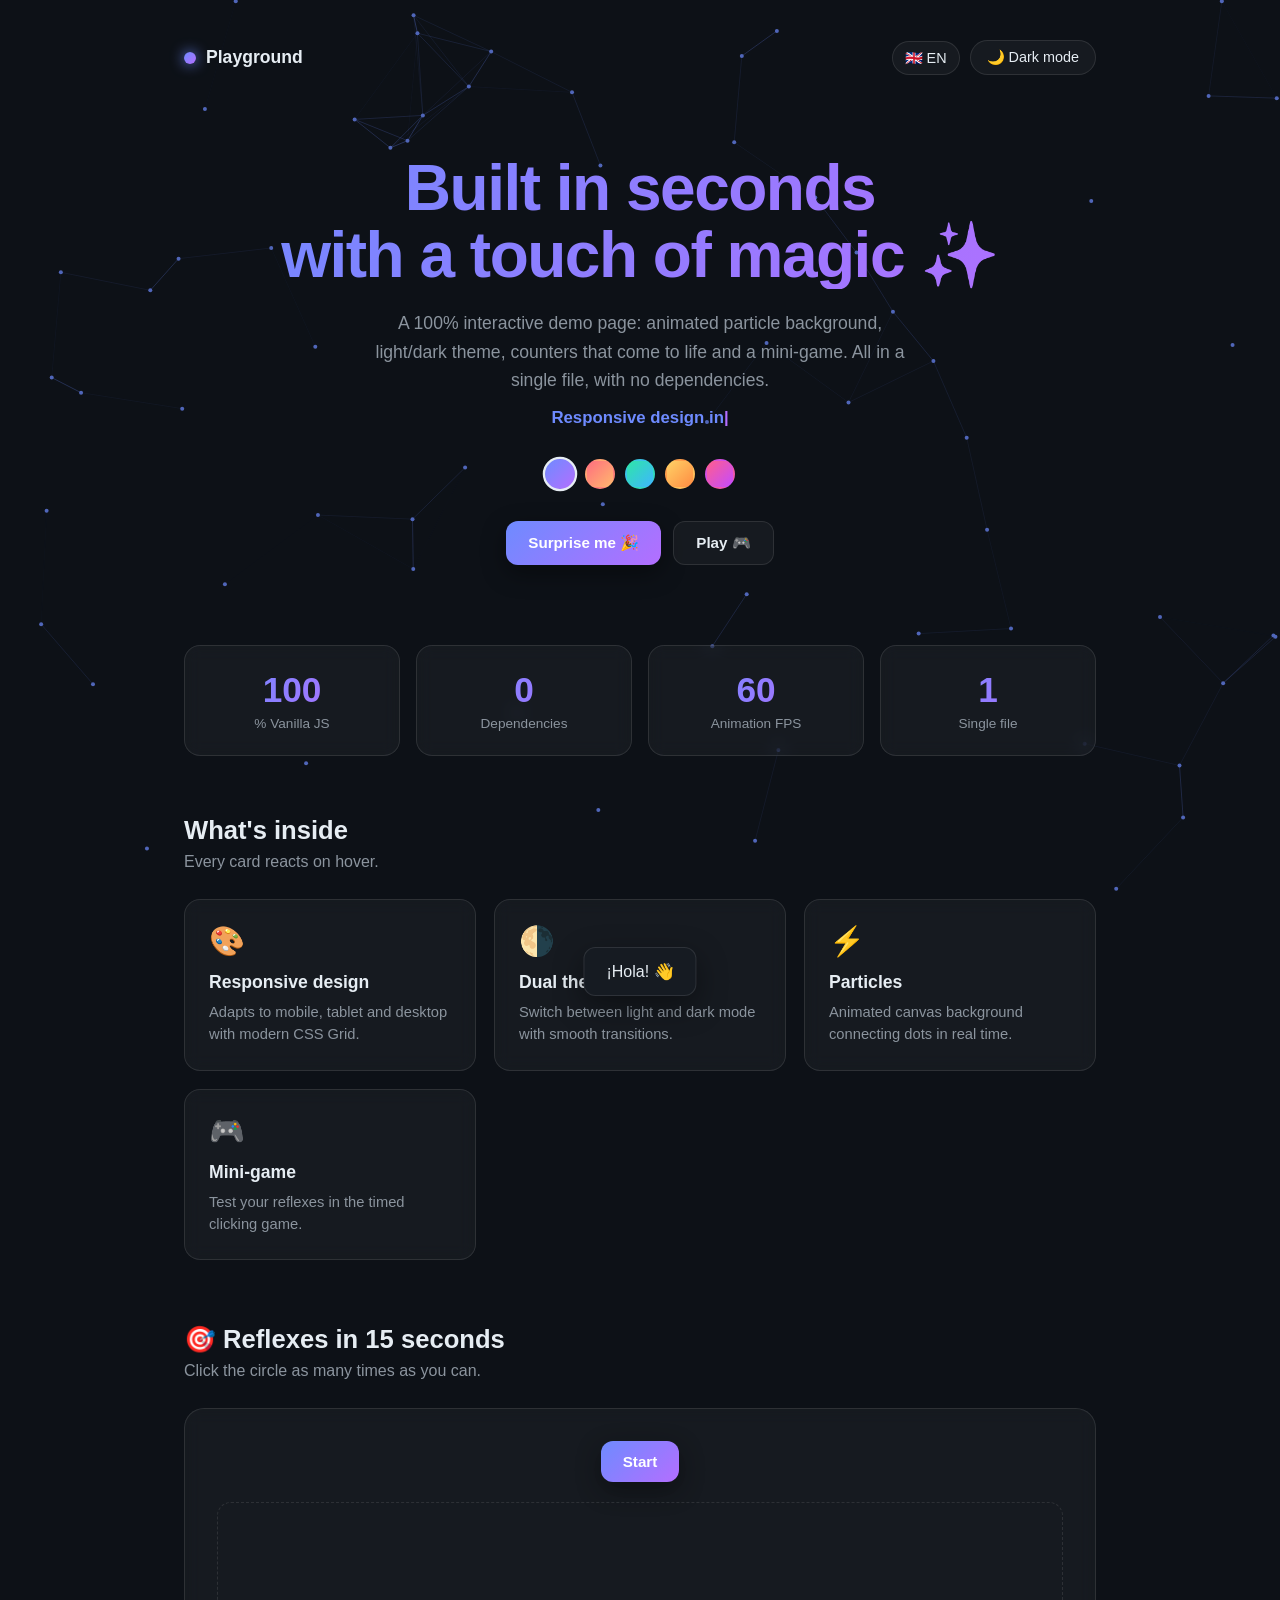
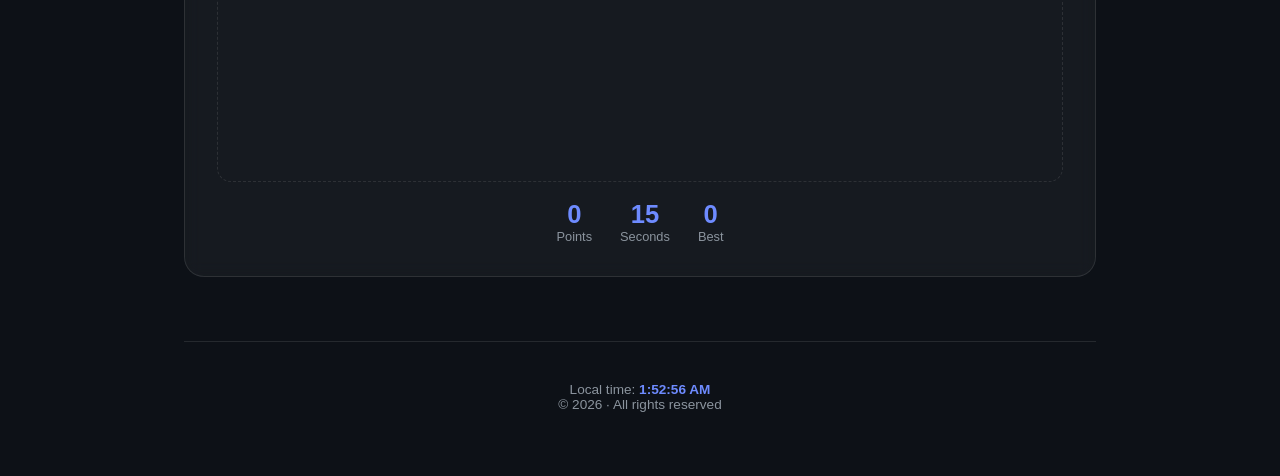
<file: index.html>
<!DOCTYPE html>
<html lang="es">
<head>
  <meta charset="UTF-8" />
  <meta name="viewport" content="width=device-width, initial-scale=1.0" />
  <title>Playground Interactivo</title>
  <style>
    :root {
      --bg: #0d1117;
      --bg-soft: #161b22;
      --card: rgba(255, 255, 255, 0.04);
      --border: rgba(255, 255, 255, 0.1);
      --text: #e6edf3;
      --muted: #8b949e;
      --accent: #6e8bff;
      --accent2: #b46eff;
      --good: #3fb950;
      --shadow: rgba(0, 0, 0, 0.4);
    }
    [data-theme="light"] {
      --bg: #f4f6fb;
      --bg-soft: #ffffff;
      --card: rgba(0, 0, 0, 0.03);
      --border: rgba(0, 0, 0, 0.1);
      --text: #1b1f24;
      --muted: #57606a;
      --accent: #4361ee;
      --accent2: #9b2fd6;
      --good: #1a7f37;
      --shadow: rgba(0, 0, 0, 0.12);
    }

    * { box-sizing: border-box; margin: 0; padding: 0; }

    body {
      font-family: -apple-system, BlinkMacSystemFont, "Segoe UI", Roboto, Helvetica, Arial, sans-serif;
      background: var(--bg);
      color: var(--text);
      min-height: 100vh;
      overflow-x: hidden;
      transition: background 0.4s ease, color 0.4s ease;
    }

    #particles {
      position: fixed;
      inset: 0;
      z-index: 0;
      opacity: 0.7;
    }

    .wrap {
      position: relative;
      z-index: 1;
      max-width: 960px;
      margin: 0 auto;
      padding: 24px;
    }

    /* ---------- Header ---------- */
    header {
      display: flex;
      align-items: center;
      justify-content: space-between;
      padding: 16px 0 40px;
    }
    .logo {
      font-weight: 700;
      font-size: 1.1rem;
      display: flex;
      align-items: center;
      gap: 10px;
    }
    .logo .dot {
      width: 12px; height: 12px; border-radius: 50%;
      background: linear-gradient(135deg, var(--accent), var(--accent2));
      box-shadow: 0 0 14px var(--accent);
      animation: pulse 2.4s ease-in-out infinite;
    }
    @keyframes pulse { 0%,100%{transform:scale(1);opacity:1} 50%{transform:scale(1.4);opacity:.6} }

    .header-actions { display: flex; align-items: center; gap: 10px; }
    .theme-btn {
      cursor: pointer;
      border: 1px solid var(--border);
      background: var(--card);
      color: var(--text);
      border-radius: 999px;
      padding: 8px 16px;
      font-size: 0.9rem;
      transition: transform 0.15s ease, background 0.3s ease;
    }
    .theme-btn:hover { transform: translateY(-2px); }
    .lang-select {
      cursor: pointer;
      border: 1px solid var(--border);
      background: var(--card);
      color: var(--text);
      border-radius: 999px;
      padding: 8px 12px;
      font-size: 0.9rem;
      transition: transform 0.15s ease, background 0.3s ease;
      appearance: none;
      -webkit-appearance: none;
    }
    .lang-select:hover { transform: translateY(-2px); }
    .lang-select option { color: #000; }

    /* ---------- Hero ---------- */
    .hero { text-align: center; padding: 40px 0 60px; }
    .hero h1 {
      font-size: clamp(2.2rem, 6vw, 4rem);
      line-height: 1.05;
      letter-spacing: -1.5px;
      background: linear-gradient(120deg, var(--accent), var(--accent2));
      -webkit-background-clip: text;
      background-clip: text;
      -webkit-text-fill-color: transparent;
    }
    .hero p {
      margin: 20px auto 0;
      max-width: 560px;
      color: var(--muted);
      font-size: 1.1rem;
      line-height: 1.6;
    }
    .cta {
      margin-top: 32px;
      display: inline-flex;
      gap: 12px;
      flex-wrap: wrap;
      justify-content: center;
    }
    .btn {
      cursor: pointer;
      border: none;
      border-radius: 12px;
      padding: 12px 22px;
      font-size: 0.95rem;
      font-weight: 600;
      transition: transform 0.15s ease, box-shadow 0.2s ease;
    }
    .btn-primary {
      background: linear-gradient(135deg, var(--accent), var(--accent2));
      color: white;
      box-shadow: 0 8px 24px var(--shadow);
    }
    .btn-primary:hover { transform: translateY(-3px); box-shadow: 0 14px 30px var(--shadow); }
    .btn-ghost {
      background: var(--card);
      color: var(--text);
      border: 1px solid var(--border);
    }
    .btn-ghost:hover { transform: translateY(-3px); }

    /* ---------- Stats ---------- */
    .stats {
      display: grid;
      grid-template-columns: repeat(auto-fit, minmax(140px, 1fr));
      gap: 16px;
      margin: 20px 0 60px;
    }
    .stat {
      background: var(--card);
      border: 1px solid var(--border);
      border-radius: 16px;
      padding: 24px;
      text-align: center;
      backdrop-filter: blur(8px);
    }
    .stat .num {
      font-size: 2.2rem;
      font-weight: 700;
      background: linear-gradient(120deg, var(--accent), var(--accent2));
      -webkit-background-clip: text; background-clip: text; -webkit-text-fill-color: transparent;
    }
    .stat .label { color: var(--muted); font-size: 0.85rem; margin-top: 6px; }

    /* ---------- Cards ---------- */
    .section-title { font-size: 1.6rem; margin: 0 0 8px; }
    .section-sub { color: var(--muted); margin-bottom: 28px; }
    .cards {
      display: grid;
      grid-template-columns: repeat(auto-fit, minmax(220px, 1fr));
      gap: 18px;
      margin-bottom: 64px;
    }
    .feature {
      background: var(--card);
      border: 1px solid var(--border);
      border-radius: 16px;
      padding: 24px;
      backdrop-filter: blur(8px);
      transition: transform 0.2s ease, border-color 0.3s ease;
    }
    .feature:hover { transform: translateY(-6px); border-color: var(--accent); }
    .feature .emoji { font-size: 1.8rem; }
    .feature h3 { margin: 14px 0 8px; font-size: 1.1rem; }
    .feature p { color: var(--muted); font-size: 0.92rem; line-height: 1.5; }

    /* ---------- Game ---------- */
    .game-box {
      background: var(--card);
      border: 1px solid var(--border);
      border-radius: 20px;
      padding: 32px;
      text-align: center;
      backdrop-filter: blur(8px);
      margin-bottom: 64px;
    }
    #target {
      width: 70px; height: 70px;
      border-radius: 50%;
      background: linear-gradient(135deg, var(--accent), var(--accent2));
      position: absolute;
      cursor: pointer;
      box-shadow: 0 0 24px var(--accent);
      transition: transform 0.08s ease;
      display: none;
    }
    #target:active { transform: scale(0.85); }
    #arena {
      position: relative;
      height: 280px;
      margin-top: 20px;
      border: 1px dashed var(--border);
      border-radius: 14px;
      overflow: hidden;
    }
    .game-stats { display: flex; gap: 28px; justify-content: center; margin-top: 18px; }
    .game-stats div span { display: block; }
    .game-stats .v { font-size: 1.6rem; font-weight: 700; color: var(--accent); }
    .game-stats .k { font-size: 0.8rem; color: var(--muted); }

    footer {
      text-align: center;
      color: var(--muted);
      font-size: 0.85rem;
      padding: 40px 0;
      border-top: 1px solid var(--border);
    }
    footer a { color: var(--accent); text-decoration: none; }

    .toast {
      position: fixed;
      bottom: 24px; left: 50%;
      transform: translateX(-50%) translateY(120px);
      background: var(--bg-soft);
      border: 1px solid var(--border);
      color: var(--text);
      padding: 14px 22px;
      border-radius: 12px;
      box-shadow: 0 10px 30px var(--shadow);
      transition: transform 0.35s cubic-bezier(.2,.9,.3,1.3);
      z-index: 5;
    }
    .toast.show { transform: translateX(-50%) translateY(0); }

    /* ---------- Typewriter ---------- */
    .typewriter {
      display: inline-block;
      min-height: 1.6rem;
      margin-top: 14px;
      font-size: 1.05rem;
      color: var(--accent);
      font-weight: 600;
    }
    .typewriter::after {
      content: '|';
      animation: blink 1s steps(1) infinite;
      color: var(--accent2);
    }
    @keyframes blink { 50% { opacity: 0; } }

    /* ---------- Palette switcher ---------- */
    .palettes {
      display: flex;
      gap: 10px;
      justify-content: center;
      margin-top: 26px;
    }
    .swatch {
      width: 30px; height: 30px;
      border-radius: 50%;
      cursor: pointer;
      border: 2px solid transparent;
      transition: transform 0.15s ease, border-color 0.2s ease;
    }
    .swatch:hover { transform: scale(1.2); }
    .swatch.active { border-color: var(--text); transform: scale(1.15); }

    /* ---------- Scroll reveal ---------- */
    .reveal {
      opacity: 0;
      transform: translateY(30px);
      transition: opacity 0.6s ease, transform 0.6s ease;
    }
    .reveal.visible { opacity: 1; transform: translateY(0); }

    /* ---------- Clock ---------- */
    .clock {
      font-variant-numeric: tabular-nums;
      font-weight: 700;
      color: var(--accent);
    }
  </style>
</head>
<body>
  <canvas id="particles"></canvas>

  <div class="wrap">
    <header>
      <div class="logo"><span class="dot"></span> Playground</div>
      <div class="header-actions">
        <select class="lang-select" id="langSelect" aria-label="Idioma">
          <option value="es">🇪🇸 ES</option>
          <option value="en">🇬🇧 EN</option>
          <option value="fr">🇫🇷 FR</option>
          <option value="de">🇩🇪 DE</option>
        </select>
        <button class="theme-btn" id="themeBtn"></button>
      </div>
    </header>

    <section class="hero">
      <h1 data-i18n="hero_title"></h1>
      <p data-i18n="hero_sub"></p>
      <div class="typewriter" id="typewriter"></div>
      <div class="palettes" id="palettes" data-i18n-title="palette_title"></div>
      <div class="cta">
        <button class="btn btn-primary" id="surpriseBtn" data-i18n="btn_surprise"></button>
        <button class="btn btn-ghost" id="playBtn" onclick="document.getElementById('game').scrollIntoView({behavior:'smooth'})" data-i18n="btn_play"></button>
      </div>
    </section>

    <section class="stats" id="stats">
      <div class="stat"><div class="num" data-target="100">0</div><div class="label" data-i18n="stat_vanilla"></div></div>
      <div class="stat"><div class="num" data-target="0">0</div><div class="label" data-i18n="stat_deps"></div></div>
      <div class="stat"><div class="num" data-target="60">0</div><div class="label" data-i18n="stat_fps"></div></div>
      <div class="stat"><div class="num" data-target="1">0</div><div class="label" data-i18n="stat_file"></div></div>
    </section>

    <section class="reveal">
      <h2 class="section-title" data-i18n="features_title"></h2>
      <p class="section-sub" data-i18n="features_sub"></p>
      <div class="cards">
        <div class="feature"><div class="emoji">🎨</div><h3 data-i18n="f1_t"></h3><p data-i18n="f1_d"></p></div>
        <div class="feature"><div class="emoji">🌗</div><h3 data-i18n="f2_t"></h3><p data-i18n="f2_d"></p></div>
        <div class="feature"><div class="emoji">⚡</div><h3 data-i18n="f3_t"></h3><p data-i18n="f3_d"></p></div>
        <div class="feature"><div class="emoji">🎮</div><h3 data-i18n="f4_t"></h3><p data-i18n="f4_d"></p></div>
      </div>
    </section>

    <section id="game" class="reveal">
      <h2 class="section-title" data-i18n="game_title"></h2>
      <p class="section-sub" data-i18n="game_sub"></p>
      <div class="game-box">
        <button class="btn btn-primary" id="startBtn" data-i18n="game_start"></button>
        <div id="arena"><div id="target"></div></div>
        <div class="game-stats">
          <div><span class="v" id="score">0</span><span class="k" data-i18n="game_points"></span></div>
          <div><span class="v" id="time">15</span><span class="k" data-i18n="game_seconds"></span></div>
          <div><span class="v" id="best">0</span><span class="k" data-i18n="game_best"></span></div>
        </div>
      </div>
    </section>

    <footer>
      <span data-i18n="footer_time"></span> <span class="clock" id="clock">--:--:--</span><br />
      © <span id="year"></span> · <span data-i18n="footer_rights"></span>
    </footer>
  </div>

  <div class="toast" id="toast">¡Hola! 👋</div>

  <script>
    /* ===========================================================
       I18N — traducciones. Añade un idioma copiando un bloque.
       =========================================================== */
    const I18N = {
      es: {
        _title: 'Playground Interactivo',
        theme_dark: '🌙 Modo oscuro', theme_light: '☀️ Modo claro',
        hero_title: 'Hecho en segundos<br>con un poco de magia ✨',
        hero_sub: 'Una página de demostración 100% interactiva: fondo de partículas animadas, tema claro/oscuro, contadores que cobran vida y un mini-juego. Todo en un solo archivo, sin dependencias.',
        palette_title: 'Cambia la paleta de colores',
        btn_surprise: 'Sorpréndeme 🎉', btn_play: 'Jugar 🎮',
        stat_vanilla: '% Vanilla JS', stat_deps: 'Dependencias', stat_fps: 'FPS animación', stat_file: 'Archivo único',
        features_title: 'Lo que incluye', features_sub: 'Cada tarjeta reacciona al pasar el ratón.',
        f1_t: 'Diseño responsivo', f1_d: 'Se adapta a móvil, tablet y escritorio con CSS Grid moderno.',
        f2_t: 'Tema dual', f2_d: 'Cambia entre modo claro y oscuro con transiciones suaves.',
        f3_t: 'Partículas', f3_d: 'Fondo animado en canvas conectando puntos en tiempo real.',
        f4_t: 'Mini-juego', f4_d: 'Pon a prueba tus reflejos en el juego de clics cronometrado.',
        game_title: '🎯 Reflejos en 15 segundos', game_sub: 'Haz clic en el círculo tantas veces como puedas.',
        game_start: 'Empezar', game_playing: 'Jugando…', game_again: 'Volver a jugar',
        game_points: 'Puntos', game_seconds: 'Segundos', game_best: 'Récord',
        footer_time: 'Hora local:', footer_rights: 'Todos los derechos reservados',
        toast_palette: 'Paleta: ', toast_record: '¡Nuevo récord! 🏆 ', toast_end: '¡Fin! Puntuación: ',
        typed: ['Diseño responsivo en CSS puro.', 'Animaciones a 60 FPS.', 'Cero librerías externas.', 'Hecho en un solo archivo HTML.', 'Interactivo de principio a fin.'],
        surprise: ['¡Buena elección! 🎉', 'Programar es divertido 💻', 'Sigue explorando 🚀', '¿Probaste el modo claro? 🌗', '60 FPS de pura física ⚡', 'Hecho con cariño 💙']
      },
      en: {
        _title: 'Interactive Playground',
        theme_dark: '🌙 Dark mode', theme_light: '☀️ Light mode',
        hero_title: 'Built in seconds<br>with a touch of magic ✨',
        hero_sub: 'A 100% interactive demo page: animated particle background, light/dark theme, counters that come to life and a mini-game. All in a single file, with no dependencies.',
        palette_title: 'Change the color palette',
        btn_surprise: 'Surprise me 🎉', btn_play: 'Play 🎮',
        stat_vanilla: '% Vanilla JS', stat_deps: 'Dependencies', stat_fps: 'Animation FPS', stat_file: 'Single file',
        features_title: "What's inside", features_sub: 'Every card reacts on hover.',
        f1_t: 'Responsive design', f1_d: 'Adapts to mobile, tablet and desktop with modern CSS Grid.',
        f2_t: 'Dual theme', f2_d: 'Switch between light and dark mode with smooth transitions.',
        f3_t: 'Particles', f3_d: 'Animated canvas background connecting dots in real time.',
        f4_t: 'Mini-game', f4_d: 'Test your reflexes in the timed clicking game.',
        game_title: '🎯 Reflexes in 15 seconds', game_sub: 'Click the circle as many times as you can.',
        game_start: 'Start', game_playing: 'Playing…', game_again: 'Play again',
        game_points: 'Points', game_seconds: 'Seconds', game_best: 'Best',
        footer_time: 'Local time:', footer_rights: 'All rights reserved',
        toast_palette: 'Palette: ', toast_record: 'New record! 🏆 ', toast_end: 'Done! Score: ',
        typed: ['Responsive design in pure CSS.', 'Animations at 60 FPS.', 'Zero external libraries.', 'Built in a single HTML file.', 'Interactive from start to finish.'],
        surprise: ['Great choice! 🎉', 'Coding is fun 💻', 'Keep exploring 🚀', 'Tried light mode? 🌗', '60 FPS of pure physics ⚡', 'Made with love 💙']
      },
      fr: {
        _title: 'Playground Interactif',
        theme_dark: '🌙 Mode sombre', theme_light: '☀️ Mode clair',
        hero_title: 'Créé en quelques secondes<br>avec un peu de magie ✨',
        hero_sub: 'Une page de démo 100% interactive : fond de particules animées, thème clair/sombre, compteurs animés et un mini-jeu. Le tout dans un seul fichier, sans dépendances.',
        palette_title: 'Changer la palette de couleurs',
        btn_surprise: 'Surprends-moi 🎉', btn_play: 'Jouer 🎮',
        stat_vanilla: '% Vanilla JS', stat_deps: 'Dépendances', stat_fps: 'FPS animation', stat_file: 'Fichier unique',
        features_title: 'Ce que ça contient', features_sub: 'Chaque carte réagit au survol.',
        f1_t: 'Design responsive', f1_d: "S'adapte au mobile, tablette et ordinateur avec CSS Grid moderne.",
        f2_t: 'Thème double', f2_d: 'Basculez entre le mode clair et sombre avec des transitions fluides.',
        f3_t: 'Particules', f3_d: 'Fond animé en canvas reliant les points en temps réel.',
        f4_t: 'Mini-jeu', f4_d: 'Testez vos réflexes dans le jeu de clics chronométré.',
        game_title: '🎯 Réflexes en 15 secondes', game_sub: 'Cliquez sur le cercle autant de fois que possible.',
        game_start: 'Commencer', game_playing: 'En cours…', game_again: 'Rejouer',
        game_points: 'Points', game_seconds: 'Secondes', game_best: 'Record',
        footer_time: 'Heure locale :', footer_rights: 'Tous droits réservés',
        toast_palette: 'Palette : ', toast_record: 'Nouveau record ! 🏆 ', toast_end: 'Fini ! Score : ',
        typed: ['Design responsive en CSS pur.', 'Animations à 60 FPS.', 'Zéro bibliothèque externe.', 'Créé dans un seul fichier HTML.', 'Interactif du début à la fin.'],
        surprise: ['Bon choix ! 🎉', 'Coder est amusant 💻', 'Continue à explorer 🚀', 'Essayé le mode clair ? 🌗', '60 FPS de pure physique ⚡', 'Fait avec amour 💙']
      },
      de: {
        _title: 'Interaktiver Playground',
        theme_dark: '🌙 Dunkelmodus', theme_light: '☀️ Hellmodus',
        hero_title: 'In Sekunden erstellt<br>mit etwas Magie ✨',
        hero_sub: 'Eine zu 100 % interaktive Demo-Seite: animierter Partikel-Hintergrund, helles/dunkles Design, lebendige Zähler und ein Mini-Spiel. Alles in einer einzigen Datei, ohne Abhängigkeiten.',
        palette_title: 'Farbpalette ändern',
        btn_surprise: 'Überrasch mich 🎉', btn_play: 'Spielen 🎮',
        stat_vanilla: '% Vanilla JS', stat_deps: 'Abhängigkeiten', stat_fps: 'Animations-FPS', stat_file: 'Einzige Datei',
        features_title: 'Was enthalten ist', features_sub: 'Jede Karte reagiert beim Überfahren.',
        f1_t: 'Responsives Design', f1_d: 'Passt sich an Handy, Tablet und Desktop mit modernem CSS Grid an.',
        f2_t: 'Doppeltes Design', f2_d: 'Wechsle zwischen hellem und dunklem Modus mit sanften Übergängen.',
        f3_t: 'Partikel', f3_d: 'Animierter Canvas-Hintergrund, der Punkte in Echtzeit verbindet.',
        f4_t: 'Mini-Spiel', f4_d: 'Teste deine Reflexe im zeitgesteuerten Klick-Spiel.',
        game_title: '🎯 Reflexe in 15 Sekunden', game_sub: 'Klicke so oft du kannst auf den Kreis.',
        game_start: 'Starten', game_playing: 'Läuft…', game_again: 'Nochmal spielen',
        game_points: 'Punkte', game_seconds: 'Sekunden', game_best: 'Rekord',
        footer_time: 'Ortszeit:', footer_rights: 'Alle Rechte vorbehalten',
        toast_palette: 'Palette: ', toast_record: 'Neuer Rekord! 🏆 ', toast_end: 'Fertig! Punktzahl: ',
        typed: ['Responsives Design in reinem CSS.', 'Animationen mit 60 FPS.', 'Keine externen Bibliotheken.', 'In einer einzigen HTML-Datei erstellt.', 'Interaktiv von Anfang bis Ende.'],
        surprise: ['Gute Wahl! 🎉', 'Programmieren macht Spaß 💻', 'Entdecke weiter 🚀', 'Schon den Hellmodus probiert? 🌗', '60 FPS reine Physik ⚡', 'Mit Liebe gemacht 💙']
      }
    };

    let LANG = localStorage.getItem('lang') || (navigator.language || 'es').slice(0, 2);
    if (!I18N[LANG]) LANG = 'es';
    let T = I18N[LANG];

    const langSelect = document.getElementById('langSelect');
    langSelect.value = LANG;

    function applyLang() {
      T = I18N[LANG];
      document.documentElement.lang = LANG;
      document.title = T._title;
      document.querySelectorAll('[data-i18n]').forEach(el => {
        el.innerHTML = T[el.dataset.i18n] ?? el.innerHTML;
      });
      document.querySelectorAll('[data-i18n-title]').forEach(el => {
        el.title = T[el.dataset.i18nTitle] ?? el.title;
      });
      themeBtn.textContent = dark ? T.theme_dark : T.theme_light;
      if (!playing) startBtn.textContent = startBtn.dataset.again ? T.game_again : T.game_start;
      twP = 0; twC = 0; twDel = false; // reinicia el efecto de escritura
    }

    /* ---------- Theme ---------- */
    const themeBtn = document.getElementById('themeBtn');
    let dark = true;
    themeBtn.addEventListener('click', () => {
      dark = !dark;
      document.documentElement.setAttribute('data-theme', dark ? 'dark' : 'light');
      themeBtn.textContent = dark ? T.theme_dark : T.theme_light;
    });
    document.documentElement.setAttribute('data-theme', 'dark');

    /* ---------- Toast ---------- */
    const toast = document.getElementById('toast');
    function showToast(msg) {
      toast.textContent = msg;
      toast.classList.add('show');
      clearTimeout(toast._t);
      toast._t = setTimeout(() => toast.classList.remove('show'), 2200);
    }

    /* ---------- Surprise button ---------- */
    document.getElementById('surpriseBtn').addEventListener('click', () => {
      showToast(T.surprise[Math.floor(Math.random() * T.surprise.length)]);
      burst();
    });

    /* ---------- Animated counters ---------- */
    function animateCounters() {
      document.querySelectorAll('.stat .num').forEach(el => {
        const target = +el.dataset.target;
        let cur = 0;
        const step = Math.max(1, target / 40);
        const tick = () => {
          cur += step;
          if (cur >= target) { el.textContent = target; return; }
          el.textContent = Math.floor(cur);
          requestAnimationFrame(tick);
        };
        tick();
      });
    }
    const statsObs = new IntersectionObserver((entries) => {
      entries.forEach(e => { if (e.isIntersecting) { animateCounters(); statsObs.disconnect(); } });
    }, { threshold: 0.4 });
    statsObs.observe(document.getElementById('stats'));

    /* ---------- Particles ---------- */
    const canvas = document.getElementById('particles');
    const ctx = canvas.getContext('2d');
    let W, H, points = [];
    function resize() {
      W = canvas.width = window.innerWidth;
      H = canvas.height = window.innerHeight;
      const count = Math.min(90, Math.floor(W * H / 18000));
      points = Array.from({ length: count }, () => ({
        x: Math.random() * W, y: Math.random() * H,
        vx: (Math.random() - 0.5) * 0.6, vy: (Math.random() - 0.5) * 0.6
      }));
    }
    window.addEventListener('resize', resize);
    resize();

    const mouse = { x: -999, y: -999 };
    window.addEventListener('mousemove', e => { mouse.x = e.clientX; mouse.y = e.clientY; });

    function accent() {
      return getComputedStyle(document.documentElement).getPropertyValue('--accent').trim();
    }

    function draw() {
      ctx.clearRect(0, 0, W, H);
      const col = accent();
      for (const p of points) {
        p.x += p.vx; p.y += p.vy;
        if (p.x < 0 || p.x > W) p.vx *= -1;
        if (p.y < 0 || p.y > H) p.vy *= -1;
        ctx.beginPath();
        ctx.arc(p.x, p.y, 2, 0, Math.PI * 2);
        ctx.fillStyle = col;
        ctx.fill();
      }
      for (let i = 0; i < points.length; i++) {
        for (let j = i + 1; j < points.length; j++) {
          const a = points[i], b = points[j];
          const d = Math.hypot(a.x - b.x, a.y - b.y);
          if (d < 120) {
            ctx.beginPath();
            ctx.globalAlpha = 1 - d / 120;
            ctx.strokeStyle = col;
            ctx.lineWidth = 0.5;
            ctx.moveTo(a.x, a.y); ctx.lineTo(b.x, b.y);
            ctx.stroke();
            ctx.globalAlpha = 1;
          }
        }
        // react to mouse
        const dm = Math.hypot(points[i].x - mouse.x, points[i].y - mouse.y);
        if (dm < 140) {
          ctx.beginPath();
          ctx.globalAlpha = 1 - dm / 140;
          ctx.strokeStyle = col;
          ctx.moveTo(points[i].x, points[i].y); ctx.lineTo(mouse.x, mouse.y);
          ctx.stroke();
          ctx.globalAlpha = 1;
        }
      }
      requestAnimationFrame(draw);
    }
    draw();

    /* ---------- Confetti burst ---------- */
    function burst() {
      const N = 60;
      const parts = Array.from({ length: N }, () => ({
        x: W / 2, y: H / 3,
        vx: (Math.random() - 0.5) * 12, vy: (Math.random() - 0.5) * 12 - 4,
        life: 1, color: `hsl(${Math.random() * 360},80%,60%)`
      }));
      function frame() {
        let alive = false;
        ctx.save();
        for (const p of parts) {
          if (p.life <= 0) continue;
          alive = true;
          p.x += p.vx; p.y += p.vy; p.vy += 0.3; p.life -= 0.02;
          ctx.globalAlpha = Math.max(0, p.life);
          ctx.fillStyle = p.color;
          ctx.fillRect(p.x, p.y, 5, 5);
        }
        ctx.restore();
        if (alive) requestAnimationFrame(frame);
      }
      frame();
    }

    /* ---------- Game ---------- */
    const startBtn = document.getElementById('startBtn');
    const target = document.getElementById('target');
    const arena = document.getElementById('arena');
    const scoreEl = document.getElementById('score');
    const timeEl = document.getElementById('time');
    const bestEl = document.getElementById('best');
    let score = 0, timeLeft = 15, gameTimer = null, playing = false;
    let best = +(localStorage.getItem('best') || 0);
    bestEl.textContent = best;

    function moveTarget() {
      const r = arena.getBoundingClientRect();
      const x = Math.random() * (r.width - 70);
      const y = Math.random() * (r.height - 70);
      target.style.left = x + 'px';
      target.style.top = y + 'px';
    }

    function startGame() {
      if (playing) return;
      playing = true;
      score = 0; timeLeft = 15;
      scoreEl.textContent = '0';
      timeEl.textContent = '15';
      startBtn.disabled = true;
      startBtn.textContent = T.game_playing;
      target.style.display = 'block';
      moveTarget();
      gameTimer = setInterval(() => {
        timeLeft--;
        timeEl.textContent = timeLeft;
        if (timeLeft <= 0) endGame();
      }, 1000);
    }

    function endGame() {
      clearInterval(gameTimer);
      playing = false;
      target.style.display = 'none';
      startBtn.disabled = false;
      startBtn.dataset.again = '1';
      startBtn.textContent = T.game_again;
      if (score > best) {
        best = score;
        localStorage.setItem('best', best);
        bestEl.textContent = best;
        showToast(T.toast_record + best);
        burst();
      } else {
        showToast(T.toast_end + score);
      }
    }

    target.addEventListener('click', () => {
      if (!playing) return;
      score++;
      scoreEl.textContent = score;
      moveTarget();
    });
    startBtn.addEventListener('click', startGame);

    /* ---------- Typewriter ---------- */
    const twEl = document.getElementById('typewriter');
    let twP = 0, twC = 0, twDel = false;
    function typewriter() {
      const full = T.typed[twP % T.typed.length];
      twC += twDel ? -1 : 1;
      twEl.textContent = full.slice(0, twC);
      let delay = twDel ? 40 : 70;
      if (!twDel && twC === full.length) { delay = 1600; twDel = true; }
      else if (twDel && twC === 0) { twDel = false; twP = (twP + 1) % T.typed.length; delay = 400; }
      setTimeout(typewriter, delay);
    }
    typewriter();

    /* ---------- Palette switcher ---------- */
    const palettes = [
      { name: 'Iris',   a: '#6e8bff', b: '#b46eff' },
      { name: 'Sunset', a: '#ff6e7f', b: '#ffb86e' },
      { name: 'Mint',   a: '#2ee6a8', b: '#3fb6ff' },
      { name: 'Gold',   a: '#ffd166', b: '#ff8c42' },
      { name: 'Rose',   a: '#ff5d8f', b: '#c44bff' }
    ];
    const palBox = document.getElementById('palettes');
    palettes.forEach((p, i) => {
      const s = document.createElement('div');
      s.className = 'swatch' + (i === 0 ? ' active' : '');
      s.style.background = `linear-gradient(135deg, ${p.a}, ${p.b})`;
      s.title = p.name;
      s.addEventListener('click', () => {
        document.documentElement.style.setProperty('--accent', p.a);
        document.documentElement.style.setProperty('--accent2', p.b);
        document.querySelectorAll('.swatch').forEach(x => x.classList.remove('active'));
        s.classList.add('active');
        showToast(T.toast_palette + p.name);
      });
      palBox.appendChild(s);
    });

    /* ---------- Scroll reveal ---------- */
    const revObs = new IntersectionObserver((entries) => {
      entries.forEach(e => { if (e.isIntersecting) e.target.classList.add('visible'); });
    }, { threshold: 0.15 });
    document.querySelectorAll('.reveal').forEach(el => revObs.observe(el));

    /* ---------- Live clock ---------- */
    const clockEl = document.getElementById('clock');
    function tickClock() {
      clockEl.textContent = new Date().toLocaleTimeString();
    }
    setInterval(tickClock, 1000); tickClock();
    document.getElementById('year').textContent = new Date().getFullYear();

    /* ---------- Keyboard shortcut: T toggles theme ---------- */
    window.addEventListener('keydown', e => {
      if (e.key.toLowerCase() === 't' && !e.target.matches('input,textarea,select')) themeBtn.click();
    });

    /* ---------- Language switcher ---------- */
    langSelect.addEventListener('change', () => {
      LANG = langSelect.value;
      localStorage.setItem('lang', LANG);
      applyLang();
    });
    applyLang(); // aplica el idioma inicial
  </script>
</body>
</html>
</file>
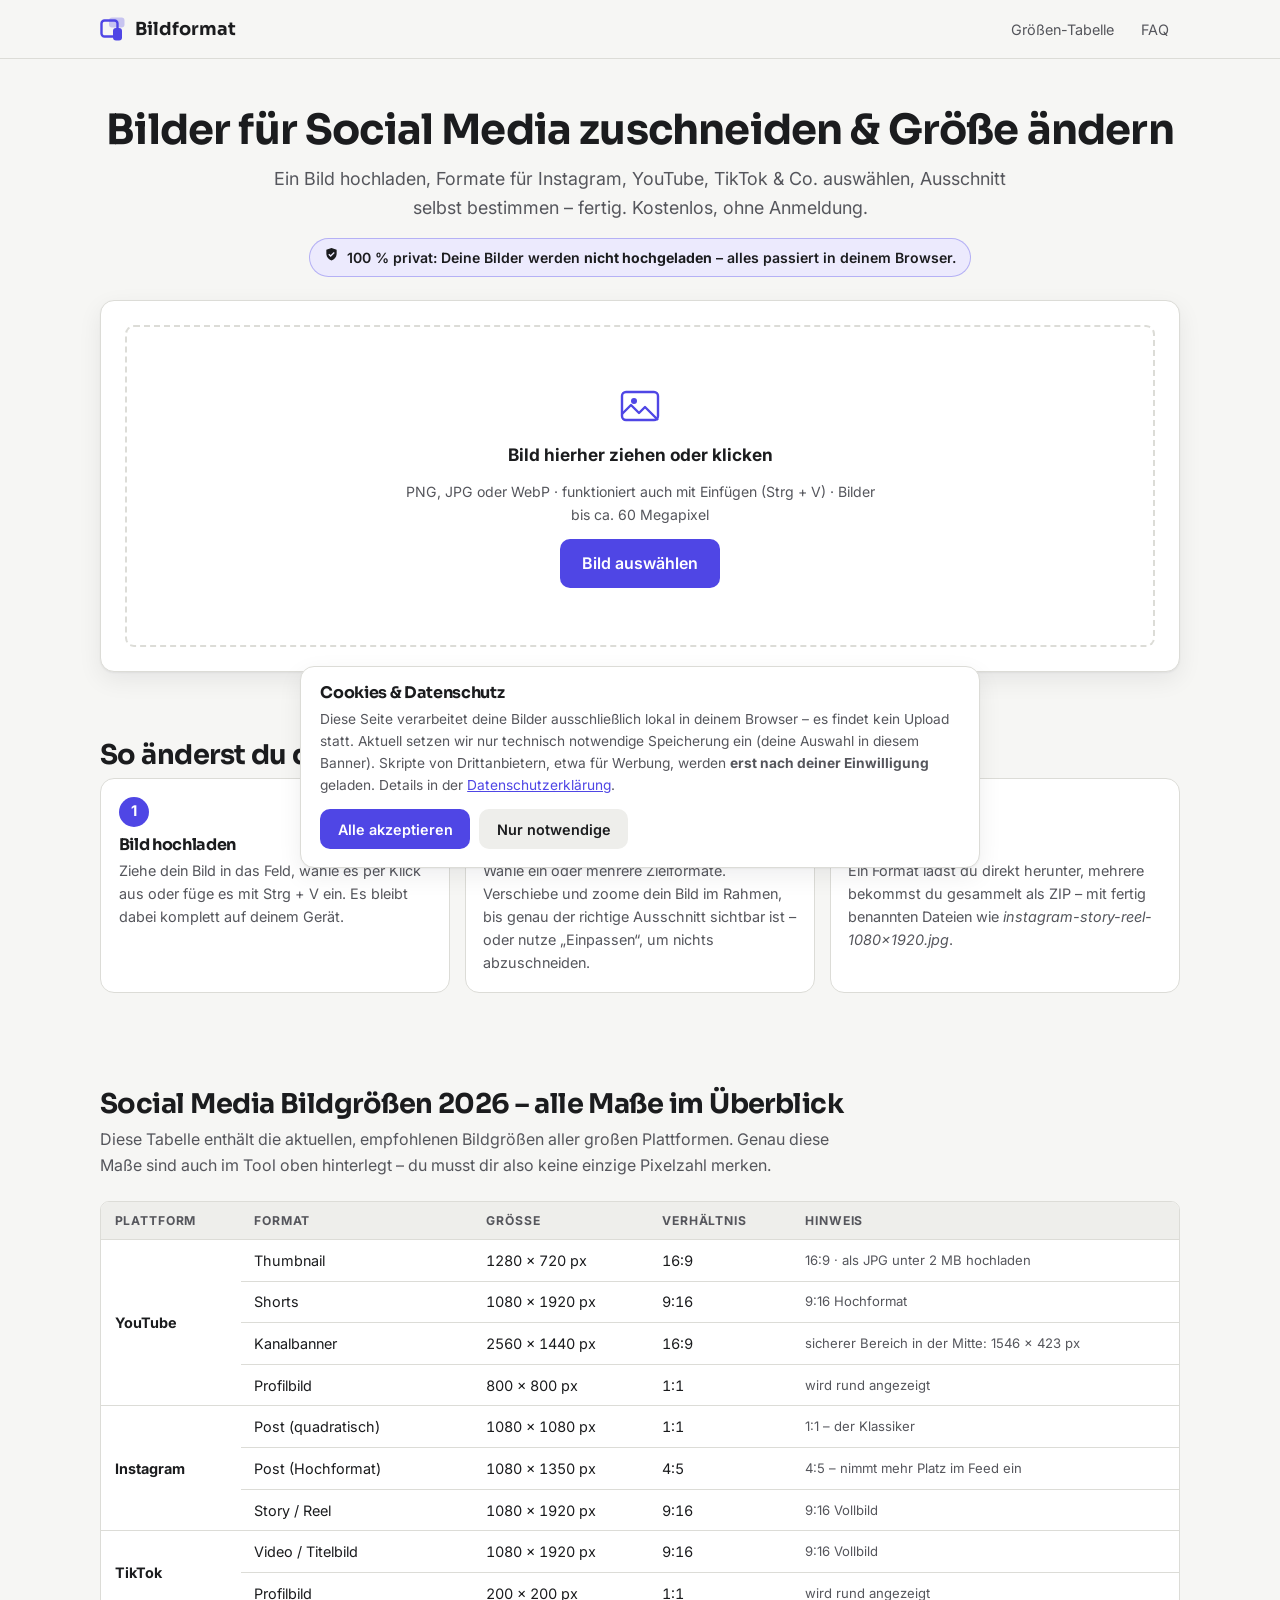
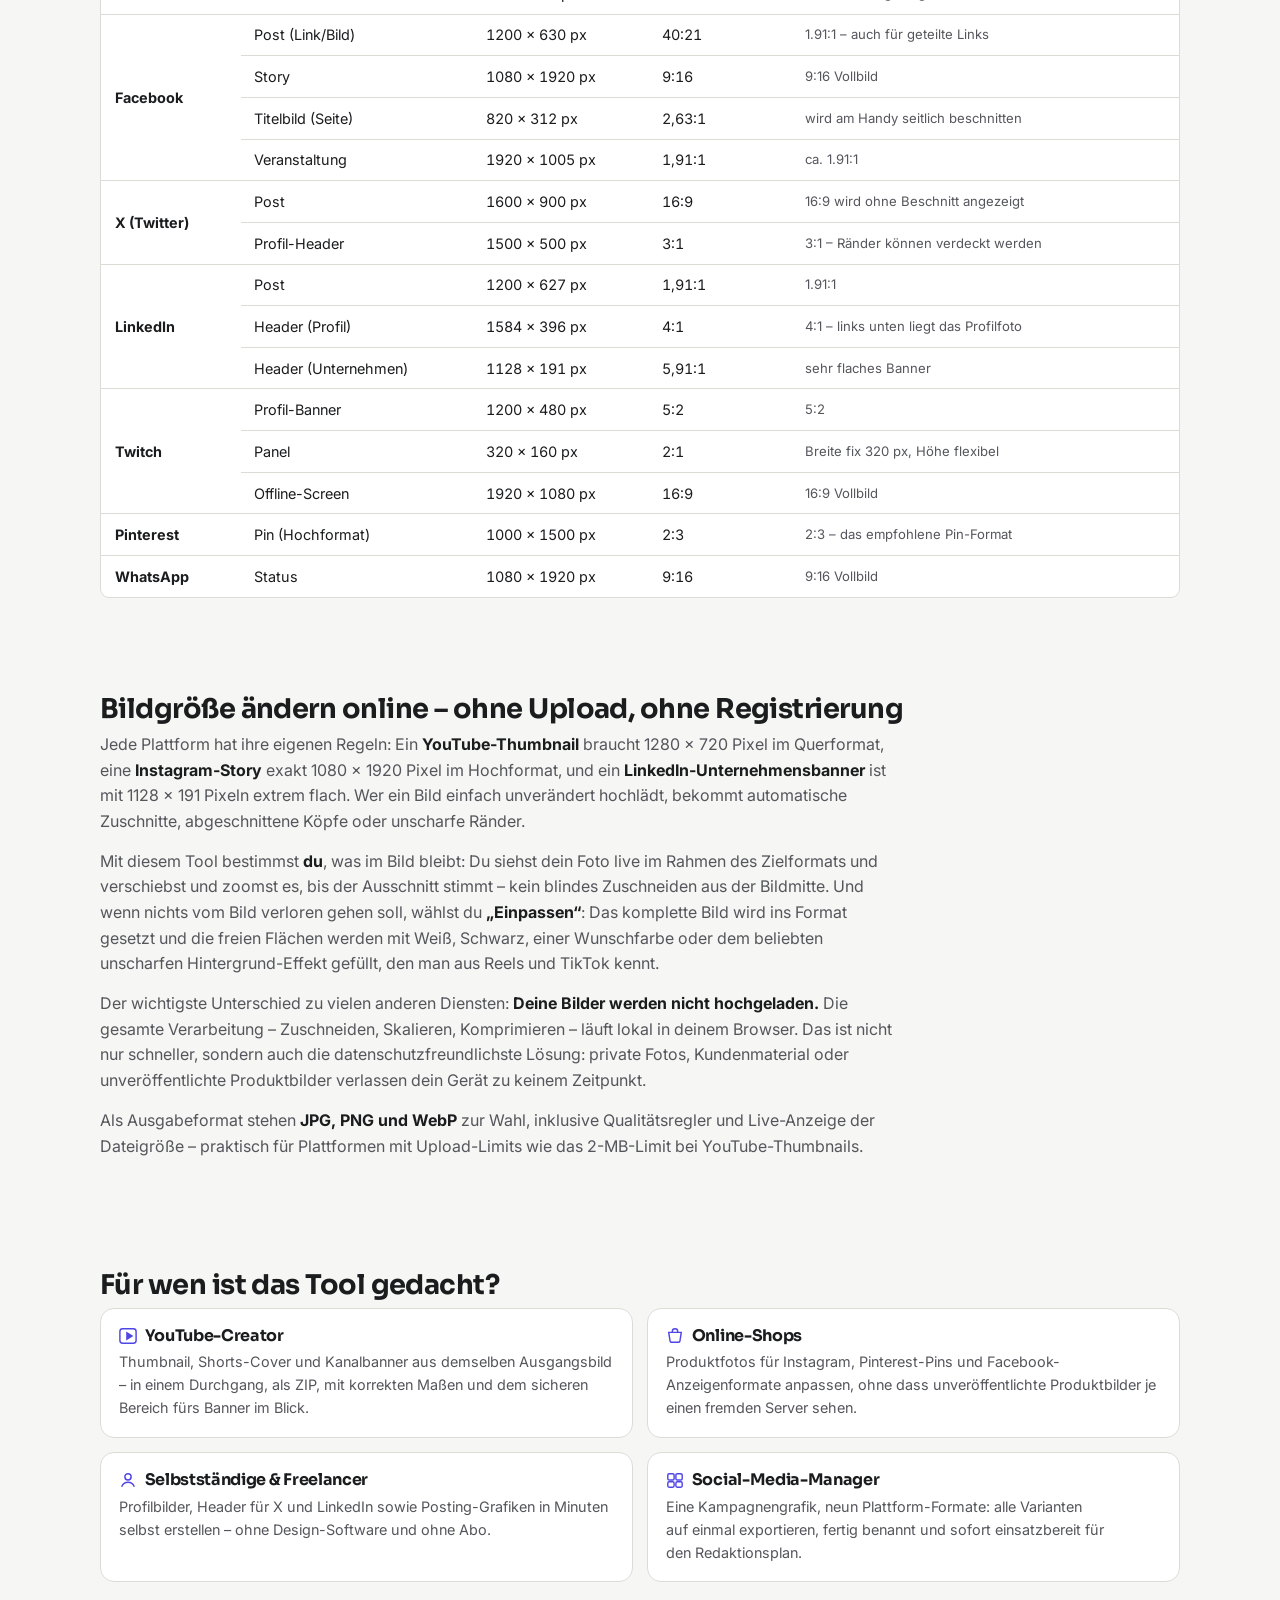
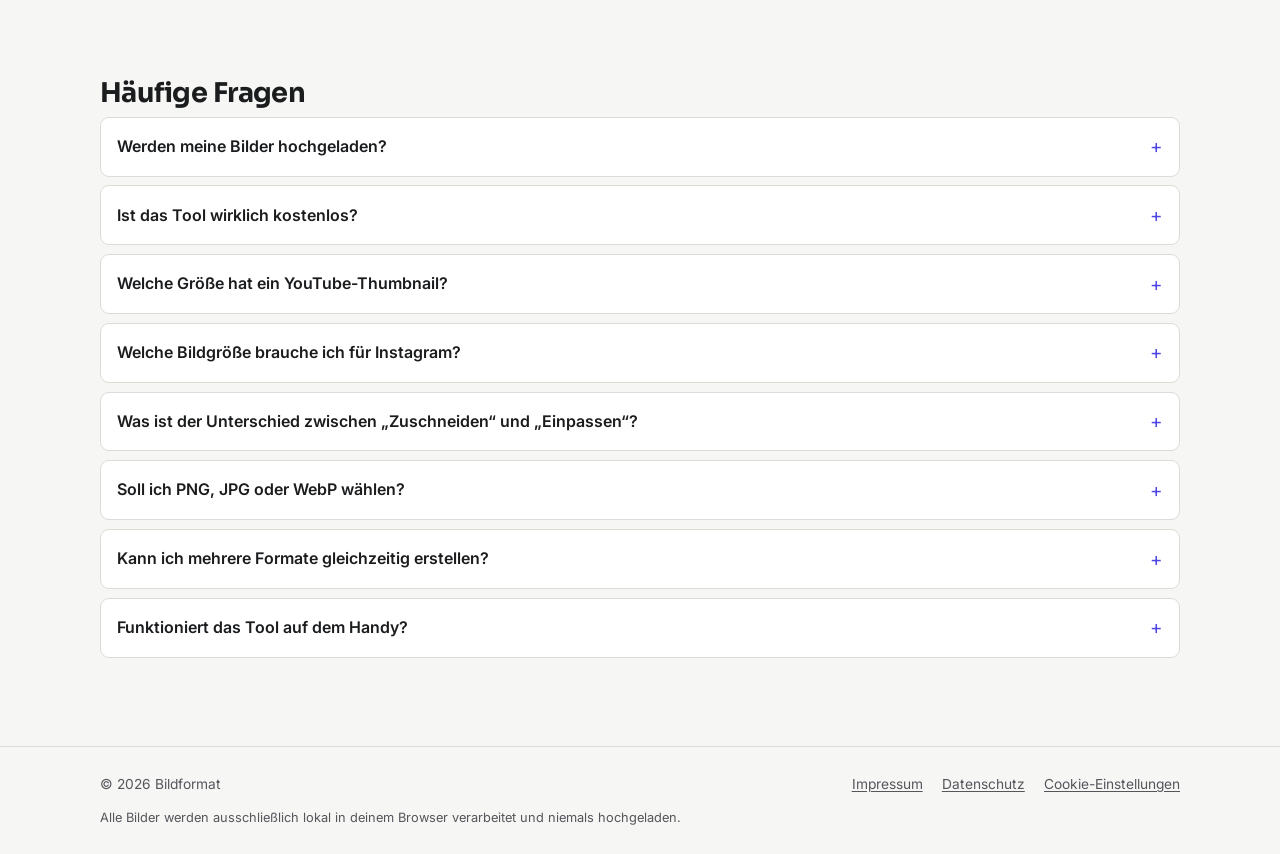
<file: bildformat/index.html>
<!DOCTYPE html>
<html lang="de">
<head>
  <meta charset="UTF-8">
  <meta name="viewport" content="width=device-width, initial-scale=1">
  <title>Bilder für Social Media zuschneiden – kostenlos &amp; ohne Upload</title>
  <meta name="description" content="Bildgröße ändern für Instagram, YouTube, TikTok &amp; Co.: kostenlos im Browser zuschneiden oder mit Rand einpassen – ohne Upload, 100 % privat, alle Formate als ZIP.">
  <!-- TODO: Sobald die Domain feststeht, hier eintragen:
       <link rel="canonical" href="https://DEINE-DOMAIN.de/"> -->
  <meta property="og:type" content="website">
  <meta property="og:title" content="Bilder für Social Media zuschneiden – kostenlos &amp; ohne Upload">
  <meta property="og:description" content="Alle Social-Media-Bildgrößen 2026: zuschneiden, einpassen, mehrere Formate auf einmal als ZIP – direkt im Browser, ohne Upload.">
  <meta property="og:image" content="assets/og-image.png">
  <meta property="og:locale" content="de_DE">
  <link rel="icon" type="image/svg+xml" href="assets/favicon.svg">

  <link rel="preconnect" href="https://fonts.googleapis.com">
  <link rel="preconnect" href="https://fonts.gstatic.com" crossorigin>
  <link rel="stylesheet" href="https://fonts.googleapis.com/css2?family=Inter:wght@400;600;700&family=Sora:wght@600;700&display=swap">
  <link rel="stylesheet" href="styles.css?v=20260818">

  <script type="application/ld+json">
  {
    "@context": "https://schema.org",
    "@type": "WebApplication",
    "name": "Bildformat – Social Media Bilder zuschneiden",
    "description": "Kostenloses Online-Tool zum Zuschneiden und Anpassen von Bildern für Instagram, YouTube, TikTok, Facebook, X, LinkedIn, Twitch, Pinterest und WhatsApp. Die Verarbeitung findet vollständig im Browser statt – ohne Upload.",
    "applicationCategory": "DesignApplication",
    "operatingSystem": "Web",
    "inLanguage": "de",
    "offers": { "@type": "Offer", "price": "0", "priceCurrency": "EUR" }
  }
  </script>
  <script type="application/ld+json">
  {
    "@context": "https://schema.org",
    "@type": "FAQPage",
    "mainEntity": [
      { "@type": "Question", "name": "Werden meine Bilder hochgeladen?",
        "acceptedAnswer": { "@type": "Answer", "text": "Nein. Die komplette Verarbeitung findet direkt in deinem Browser statt. Deine Bilder verlassen dein Gerät zu keinem Zeitpunkt und werden auf keinen Server übertragen." } },
      { "@type": "Question", "name": "Ist das Tool wirklich kostenlos?",
        "acceptedAnswer": { "@type": "Answer", "text": "Ja, das Tool ist vollständig kostenlos nutzbar – ohne Registrierung, ohne Wasserzeichen und ohne Limit bei der Anzahl der Bilder." } },
      { "@type": "Question", "name": "Welche Größe hat ein YouTube-Thumbnail?",
        "acceptedAnswer": { "@type": "Answer", "text": "Ein YouTube-Thumbnail sollte 1280 × 720 Pixel groß sein (Seitenverhältnis 16:9) und als JPG unter 2 MB hochgeladen werden. Genau dieses Format ist im Tool hinterlegt." } },
      { "@type": "Question", "name": "Welche Bildgröße brauche ich für Instagram?",
        "acceptedAnswer": { "@type": "Answer", "text": "Quadratische Posts: 1080 × 1080 Pixel. Hochformat-Posts: 1080 × 1350 Pixel (4:5). Stories und Reels: 1080 × 1920 Pixel (9:16). Alle drei Formate sind im Tool wählbar." } },
      { "@type": "Question", "name": "Was ist der Unterschied zwischen Zuschneiden und Einpassen?",
        "acceptedAnswer": { "@type": "Answer", "text": "Beim Zuschneiden wählst du per Ziehen und Zoomen den Bildausschnitt, der ins Zielformat übernommen wird – Ränder werden abgeschnitten. Beim Einpassen bleibt das komplette Bild erhalten und die freien Flächen werden mit einer Farbe oder einem unscharfen Hintergrund gefüllt." } },
      { "@type": "Question", "name": "Soll ich PNG, JPG oder WebP wählen?",
        "acceptedAnswer": { "@type": "Answer", "text": "JPG ist für Fotos meist die beste Wahl (kleine Dateien, überall akzeptiert). PNG eignet sich für Grafiken mit Text oder Transparenz. WebP ist am kleinsten, wird aber nicht von jeder Plattform beim Upload akzeptiert." } },
      { "@type": "Question", "name": "Kann ich mehrere Formate gleichzeitig erstellen?",
        "acceptedAnswer": { "@type": "Answer", "text": "Ja. Wähle einfach mehrere Formate aus – zum Beispiel YouTube-Thumbnail, Short und Instagram-Post – und lade alle fertigen Bilder mit einem Klick als ZIP-Datei herunter. Die Dateinamen sind bereits passend benannt." } },
      { "@type": "Question", "name": "Funktioniert das Tool auf dem Handy?",
        "acceptedAnswer": { "@type": "Answer", "text": "Ja, das Tool ist für Smartphones optimiert. Den Bildausschnitt verschiebst du mit dem Finger, gezoomt wird mit zwei Fingern oder über den Regler." } }
    ]
  }
  </script>

  <!-- ============================================================
       Einwilligungs-Sperre: Skripte von Drittanbietern (z. B. Werbung)
       gehören HIER hinein mit type="text/plain" + data-consent.
       Sie werden erst ausgeführt, nachdem die Besucherin/der Besucher
       im Cookie-Banner "Alle akzeptieren" gewählt hat.
       ============================================================ -->
  <script type="text/plain" data-consent="marketing">
    /* HIER SPÄTER WERBE-/DRITTANBIETER-SKRIPTE EINFÜGEN (z. B. AdSense).
       Dieser Block bleibt blockiert, bis die Einwilligung erteilt wurde. */
  </script>
</head>
<body>
  <a class="skip-link" href="#tool">Zum Werkzeug springen</a>

  <header class="site-header">
    <div class="container">
      <a class="logo" href="index.html" aria-label="Bildformat – Startseite">
        <svg viewBox="0 0 26 26" fill="none" aria-hidden="true">
          <rect x="1.5" y="4.5" width="16" height="16" rx="3" stroke="var(--accent)" stroke-width="2.4"/>
          <rect x="9" y="1.5" width="15.5" height="10" rx="3" fill="var(--accent)" opacity=".28"/>
          <rect x="13" y="12" width="9" height="12.5" rx="3" fill="var(--accent)"/>
        </svg>
        Bildformat
      </a>
      <nav class="site-nav" aria-label="Hauptnavigation">
        <a href="#groessen">Größen-Tabelle</a>
        <a href="#faq">FAQ</a>
      </nav>
    </div>
  </header>

  <main id="main">
    <!-- ====================== Hero + Tool ====================== -->
    <section class="hero container">
      <h1>Bilder für Social Media zuschneiden &amp; Größe ändern</h1>
      <p class="sub">Ein Bild hochladen, Formate für Instagram, YouTube, TikTok &amp; Co. auswählen, Ausschnitt selbst bestimmen – fertig. Kostenlos, ohne Anmeldung.</p>
      <p class="privacy-badge">
        <svg viewBox="0 0 16 16" fill="currentColor" aria-hidden="true"><path d="M8 1 2.5 3v4c0 3.5 2.3 6.2 5.5 7.5 3.2-1.3 5.5-4 5.5-7.5V3L8 1Zm-.9 9.7L4.6 8.2l1-1 1.5 1.4 3.3-3.3 1 1-4.3 4.4Z"/></svg>
        <span>100&nbsp;% privat: Deine Bilder werden <strong>nicht hochgeladen</strong> – alles passiert in deinem Browser.</span>
      </p>

      <div class="tool-card" id="tool" data-state="idle">
        <!-- ---------- Zustand: leer / Datei wählen ---------- -->
        <div data-panel="idle">
          <label class="dropzone" id="dropzone" for="file-input">
            <svg viewBox="0 0 44 44" fill="none" aria-hidden="true">
              <rect x="4" y="8" width="36" height="28" rx="4" stroke="currentColor" stroke-width="2.4"/>
              <path d="M4 30l9-9 8 8 6-6 13 13" stroke="currentColor" stroke-width="2.4" stroke-linejoin="round"/>
              <circle cx="16" cy="17" r="3" fill="currentColor"/>
            </svg>
            <strong>Bild hierher ziehen oder klicken</strong>
            <span class="hint">PNG, JPG oder WebP · funktioniert auch mit Einfügen (Strg&nbsp;+&nbsp;V) · Bilder bis ca. 60 Megapixel</span>
            <span class="btn">Bild auswählen</span>
          </label>
          <input type="file" id="file-input" class="sr-only" accept="image/png,image/jpeg,image/webp,image/gif,image/bmp,image/avif">
          <noscript><p class="nojs-note">Dieses Werkzeug benötigt JavaScript. Alle Informationen zu den Bildgrößen findest du weiter unten auf dieser Seite.</p></noscript>
        </div>

        <!-- ---------- Zustand: Fehler ---------- -->
        <div data-panel="error">
          <div class="tool-error">
            <p id="error-msg">Etwas ist schiefgegangen.</p>
            <button class="btn btn-ghost" id="error-retry" type="button">Anderes Bild wählen</button>
          </div>
        </div>

        <!-- ---------- Zustand: Editor ---------- -->
        <div data-panel="edit">
          <div class="file-meta">
            <span><strong id="file-meta-name"></strong> · <span id="file-meta-dims"></span></span>
            <button class="link-reset" id="reset-btn" type="button">Anderes Bild wählen</button>
          </div>

          <div class="editor">
            <aside class="fmt-picker" id="fmt-picker">
              <h2>Formate auswählen</h2>
              <p class="picker-hint">Mehrfachauswahl möglich – tippe ein gewähltes Format erneut an, um seinen Ausschnitt zu bearbeiten oder es abzuwählen.</p>
              <div id="fmt-groups"></div>
              <p class="selected-count" id="selected-count" aria-live="polite">1 Format ausgewählt</p>
            </aside>

            <div class="workbench">
              <div class="active-format-bar">
                <h2 id="active-label">Format</h2>
                <span class="dims" id="active-dims"></span>
              </div>

              <div class="stage" id="stage">
                <div class="stage-frame" id="stage-frame">
                  <canvas id="preview" aria-label="Bildvorschau – Ausschnitt mit dem Finger oder der Maus verschieben"></canvas>
                  <span class="drag-hint" id="drag-hint">Ziehen zum Verschieben · Zoomen mit Rad, zwei Fingern oder Regler</span>
                </div>
              </div>

              <div class="controls">
                <div class="control-row">
                  <span class="control-label" id="mode-label">Modus</span>
                  <div class="segmented" role="group" aria-labelledby="mode-label">
                    <button type="button" id="mode-cover" aria-pressed="true">Zuschneiden</button>
                    <button type="button" id="mode-contain" aria-pressed="false">Einpassen (mit Rand)</button>
                  </div>
                </div>

                <div class="control-row" id="zoom-row">
                  <span class="control-label" id="zoom-label">Zoom</span>
                  <input type="range" id="zoom-range" min="1" max="4" step="0.01" value="1" aria-labelledby="zoom-label">
                  <span class="range-val" id="zoom-val">100&nbsp;%</span>
                  <button type="button" class="btn btn-ghost" id="center-btn" style="padding:.4rem .9rem;font-size:.84rem;">Zurücksetzen</button>
                </div>

                <div class="control-row" id="bg-row" style="display:none;">
                  <span class="control-label">Hintergrund</span>
                  <div class="bg-options">
                    <button type="button" class="bg-chip" data-bg="blur" aria-pressed="true"><span class="swatch" style="background:linear-gradient(45deg,#7b7bd4,#c98fbf);filter:blur(1px);"></span>Unscharf (Bild)</button>
                    <button type="button" class="bg-chip" data-bg="white" aria-pressed="false"><span class="swatch" style="background:#fff;"></span>Weiß</button>
                    <button type="button" class="bg-chip" data-bg="black" aria-pressed="false"><span class="swatch" style="background:#000;"></span>Schwarz</button>
                    <label class="bg-chip" data-bg="custom" aria-pressed="false" style="cursor:pointer;">
                      <input type="color" id="bg-color-input" value="#3b3b66" aria-label="Eigene Hintergrundfarbe wählen">Eigene Farbe
                    </label>
                  </div>
                </div>

                <div class="control-row">
                  <span class="control-label"><label for="out-type">Dateiformat</label></span>
                  <select id="out-type">
                    <option value="image/jpeg" selected>JPG (empfohlen für Fotos)</option>
                    <option value="image/png">PNG (verlustfrei)</option>
                    <option value="image/webp">WebP (kleinste Dateien)</option>
                  </select>
                  <span class="note-inline" id="webp-note" hidden>WebP wird von deinem Browser nicht unterstützt.</span>
                </div>

                <div class="control-row" id="quality-row">
                  <span class="control-label" id="quality-label">Qualität</span>
                  <input type="range" id="quality-range" min="0.5" max="1" step="0.01" value="0.9" aria-labelledby="quality-label">
                  <span class="range-val" id="quality-val">90&nbsp;%</span>
                </div>

                <p class="size-estimate" id="size-estimate" aria-live="polite"></p>
              </div>

              <div class="export-bar">
                <div class="progress" id="export-progress"><i></i></div>
                <button class="btn btn-big" id="export-btn" type="button">Bild herunterladen</button>
              </div>

              <div class="results" id="results">
                <h2>Fertige Bilder</h2>
                <p class="compare" id="results-compare"></p>
                <div class="results-grid" id="results-grid"></div>
              </div>
            </div>
          </div>
        </div>
      </div>

      <!-- Werbe-Platzhalter: Leaderboard unter dem Tool -->
      <div class="ad-slot ad-slot--leaderboard" aria-hidden="true">
        <!-- HIER SPÄTER DEN WERBECODE EINFÜGEN (erst nach Cookie-Einwilligung laden) -->
        Werbefläche
      </div>
    </section>

    <!-- ====================== So funktioniert's ====================== -->
    <section class="section container" id="anleitung">
      <h2>So änderst du die Bildgröße in 3 Schritten</h2>
      <div class="steps">
        <div class="step">
          <h3>Bild hochladen</h3>
          <p>Ziehe dein Bild in das Feld, wähle es per Klick aus oder füge es mit Strg&nbsp;+&nbsp;V ein. Es bleibt dabei komplett auf deinem Gerät.</p>
        </div>
        <div class="step">
          <h3>Formate wählen &amp; Ausschnitt anpassen</h3>
          <p>Wähle ein oder mehrere Zielformate. Verschiebe und zoome dein Bild im Rahmen, bis genau der richtige Ausschnitt sichtbar ist – oder nutze „Einpassen“, um nichts abzuschneiden.</p>
        </div>
        <div class="step">
          <h3>Herunterladen</h3>
          <p>Ein Format lädst du direkt herunter, mehrere bekommst du gesammelt als ZIP – mit fertig benannten Dateien wie <em>instagram-story-reel-1080x1920.jpg</em>.</p>
        </div>
      </div>
    </section>

    <!-- ====================== Größen-Tabelle ====================== -->
    <section class="section container" id="groessen">
      <h2>Social Media Bildgrößen 2026 – alle Maße im Überblick</h2>
      <p class="lead">Diese Tabelle enthält die aktuellen, empfohlenen Bildgrößen aller großen Plattformen. Genau diese Maße sind auch im Tool oben hinterlegt – du musst dir also keine einzige Pixelzahl merken.</p>
      <div class="table-wrap">
        <table class="size-table">
          <thead>
            <tr><th scope="col">Plattform</th><th scope="col">Format</th><th scope="col">Größe</th><th scope="col">Verhältnis</th><th scope="col">Hinweis</th></tr>
          </thead>
          <tbody id="size-table-body">
            <noscript><tr><td colspan="5">Bitte aktiviere JavaScript, um die vollständige Größen-Tabelle zu sehen. Die wichtigsten Werte: YouTube-Thumbnail 1280 × 720, Instagram-Post 1080 × 1080, Story/Reel/TikTok 1080 × 1920, Pinterest-Pin 1000 × 1500.</td></tr></noscript>
          </tbody>
        </table>
      </div>
    </section>

    <!-- Werbe-Platzhalter: mitten im Inhalt -->
    <div class="container">
      <div class="ad-slot ad-slot--incontent" aria-hidden="true">
        <!-- HIER SPÄTER DEN WERBECODE EINFÜGEN (erst nach Cookie-Einwilligung laden) -->
        Werbefläche
      </div>
    </div>

    <!-- ====================== SEO-Text ====================== -->
    <section class="section container">
      <h2>Bildgröße ändern online – ohne Upload, ohne Registrierung</h2>
      <div class="seo-text">
        <p>Jede Plattform hat ihre eigenen Regeln: Ein <strong>YouTube-Thumbnail</strong> braucht 1280 × 720 Pixel im Querformat, eine <strong>Instagram-Story</strong> exakt 1080 × 1920 Pixel im Hochformat, und ein <strong>LinkedIn-Unternehmensbanner</strong> ist mit 1128 × 191 Pixeln extrem flach. Wer ein Bild einfach unverändert hochlädt, bekommt automatische Zuschnitte, abgeschnittene Köpfe oder unscharfe Ränder.</p>
        <p>Mit diesem Tool bestimmst <strong>du</strong>, was im Bild bleibt: Du siehst dein Foto live im Rahmen des Zielformats und verschiebst und zoomst es, bis der Ausschnitt stimmt – kein blindes Zuschneiden aus der Bildmitte. Und wenn nichts vom Bild verloren gehen soll, wählst du <strong>„Einpassen“</strong>: Das komplette Bild wird ins Format gesetzt und die freien Flächen werden mit Weiß, Schwarz, einer Wunschfarbe oder dem beliebten unscharfen Hintergrund-Effekt gefüllt, den man aus Reels und TikTok kennt.</p>
        <p>Der wichtigste Unterschied zu vielen anderen Diensten: <strong>Deine Bilder werden nicht hochgeladen.</strong> Die gesamte Verarbeitung – Zuschneiden, Skalieren, Komprimieren – läuft lokal in deinem Browser. Das ist nicht nur schneller, sondern auch die datenschutzfreundlichste Lösung: private Fotos, Kundenmaterial oder unveröffentlichte Produktbilder verlassen dein Gerät zu keinem Zeitpunkt.</p>
        <p>Als Ausgabeformat stehen <strong>JPG, PNG und WebP</strong> zur Wahl, inklusive Qualitätsregler und Live-Anzeige der Dateigröße – praktisch für Plattformen mit Upload-Limits wie das 2-MB-Limit bei YouTube-Thumbnails.</p>
      </div>
    </section>

    <!-- ====================== Einsatzideen ====================== -->
    <section class="section container" id="einsatz">
      <h2>Für wen ist das Tool gedacht?</h2>
      <div class="usecases">
        <div class="usecase">
          <h3><svg viewBox="0 0 20 20" fill="currentColor" aria-hidden="true"><path d="M8 5v10l8-5-8-5Z"/><rect x="1" y="2" width="18" height="16" rx="3" fill="none" stroke="currentColor" stroke-width="1.6"/></svg>YouTube-Creator</h3>
          <p>Thumbnail, Shorts-Cover und Kanalbanner aus demselben Ausgangsbild – in einem Durchgang, als ZIP, mit korrekten Maßen und dem sicheren Bereich fürs Banner im Blick.</p>
        </div>
        <div class="usecase">
          <h3><svg viewBox="0 0 20 20" fill="none" stroke="currentColor" stroke-width="1.6" aria-hidden="true"><path d="M3 6h14l-1.5 9.5a2 2 0 0 1-2 1.5h-7a2 2 0 0 1-2-1.5L3 6Z"/><path d="M7 6V5a3 3 0 0 1 6 0v1"/></svg>Online-Shops</h3>
          <p>Produktfotos für Instagram, Pinterest-Pins und Facebook-Anzeigenformate anpassen, ohne dass unveröffentlichte Produktbilder je einen fremden Server sehen.</p>
        </div>
        <div class="usecase">
          <h3><svg viewBox="0 0 20 20" fill="none" stroke="currentColor" stroke-width="1.6" aria-hidden="true"><circle cx="10" cy="6.5" r="3.5"/><path d="M3 17.5c1.2-3.2 3.8-5 7-5s5.8 1.8 7 5"/></svg>Selbstständige &amp; Freelancer</h3>
          <p>Profilbilder, Header für X und LinkedIn sowie Posting-Grafiken in Minuten selbst erstellen – ohne Design-Software und ohne Abo.</p>
        </div>
        <div class="usecase">
          <h3><svg viewBox="0 0 20 20" fill="none" stroke="currentColor" stroke-width="1.6" aria-hidden="true"><rect x="2" y="3" width="7" height="7" rx="1.5"/><rect x="11" y="3" width="7" height="7" rx="1.5"/><rect x="2" y="12" width="7" height="6" rx="1.5"/><rect x="11" y="12" width="7" height="6" rx="1.5"/></svg>Social-Media-Manager</h3>
          <p>Eine Kampagnengrafik, neun Plattform-Formate: alle Varianten auf einmal exportieren, fertig benannt und sofort einsatzbereit für den Redaktionsplan.</p>
        </div>
      </div>
    </section>

    <!-- ====================== FAQ ====================== -->
    <section class="section container faq" id="faq">
      <h2>Häufige Fragen</h2>
      <details>
        <summary>Werden meine Bilder hochgeladen?</summary>
        <p>Nein. Die komplette Verarbeitung findet direkt in deinem Browser statt. Deine Bilder verlassen dein Gerät zu keinem Zeitpunkt und werden auf keinen Server übertragen – das kannst du sogar prüfen, indem du die Seite lädst und danach die Internetverbindung trennst: Das Tool funktioniert weiter.</p>
      </details>
      <details>
        <summary>Ist das Tool wirklich kostenlos?</summary>
        <p>Ja, vollständig kostenlos – ohne Registrierung, ohne Wasserzeichen und ohne Limit bei der Anzahl der Bilder.</p>
      </details>
      <details>
        <summary>Welche Größe hat ein YouTube-Thumbnail?</summary>
        <p>1280 × 720 Pixel im Seitenverhältnis 16:9, hochgeladen als JPG mit maximal 2 MB. Wähle im Tool einfach „YouTube · Thumbnail“ – Maße und Dateigrößen-Anzeige sind bereits hinterlegt.</p>
      </details>
      <details>
        <summary>Welche Bildgröße brauche ich für Instagram?</summary>
        <p>Quadratische Posts: 1080 × 1080 Pixel. Hochformat-Posts: 1080 × 1350 Pixel (4:5). Stories und Reels: 1080 × 1920 Pixel (9:16). Alle drei Formate stehen im Tool zur Auswahl.</p>
      </details>
      <details>
        <summary>Was ist der Unterschied zwischen „Zuschneiden“ und „Einpassen“?</summary>
        <p>Beim <strong>Zuschneiden</strong> wählst du per Ziehen und Zoomen selbst den Ausschnitt, der ins Zielformat übernommen wird – überstehende Ränder werden abgeschnitten. Beim <strong>Einpassen</strong> bleibt das komplette Bild erhalten: Es wird verkleinert ins Format gesetzt und die freien Flächen werden mit Weiß, Schwarz, einer Wunschfarbe oder einer unscharfen Version deines Bildes gefüllt.</p>
      </details>
      <details>
        <summary>Soll ich PNG, JPG oder WebP wählen?</summary>
        <p>JPG ist für Fotos meist die beste Wahl: kleine Dateien, von allen Plattformen akzeptiert. PNG eignet sich für Grafiken mit Text, harten Kanten oder Transparenz. WebP erzeugt die kleinsten Dateien, wird aber nicht von jeder Plattform beim Upload akzeptiert.</p>
      </details>
      <details>
        <summary>Kann ich mehrere Formate gleichzeitig erstellen?</summary>
        <p>Ja. Wähle beliebig viele Formate aus – der Ausschnitt lässt sich für jedes Format einzeln anpassen – und lade anschließend alles gesammelt als ZIP-Datei herunter. Die Dateien sind bereits nach Plattform, Format und Größe benannt.</p>
      </details>
      <details>
        <summary>Funktioniert das Tool auf dem Handy?</summary>
        <p>Ja. Die Seite ist für Smartphones optimiert: Den Ausschnitt verschiebst du mit dem Finger, gezoomt wird mit zwei Fingern oder über den Zoom-Regler.</p>
      </details>
    </section>
  </main>

  <!-- ====================== Footer ====================== -->
  <footer class="site-footer">
    <div class="container">
      <span>© 2026 Bildformat</span>
      <nav class="footer-links" aria-label="Rechtliches">
        <a href="impressum.html">Impressum</a>
        <a href="datenschutz.html">Datenschutz</a>
        <button type="button" id="cookie-settings">Cookie-Einstellungen</button>
      </nav>
      <span class="footer-privacy">Alle Bilder werden ausschließlich lokal in deinem Browser verarbeitet und niemals hochgeladen.</span>
    </div>
  </footer>

  <!-- ====================== Cookie-Banner (blockierend) ====================== -->
  <div class="cookie-banner" id="cookie-banner" role="dialog" aria-modal="false" aria-labelledby="cookie-title">
    <div class="inner">
      <h2 id="cookie-title">Cookies &amp; Datenschutz</h2>
      <p>Diese Seite verarbeitet deine Bilder ausschließlich lokal in deinem Browser – es findet kein Upload statt. Aktuell setzen wir nur technisch notwendige Speicherung ein (deine Auswahl in diesem Banner). Skripte von Drittanbietern, etwa für Werbung, werden <strong>erst nach deiner Einwilligung</strong> geladen. Details in der <a href="datenschutz.html">Datenschutzerklärung</a>.</p>
      <div class="cookie-actions">
        <button class="btn" id="consent-accept" type="button">Alle akzeptieren</button>
        <button class="btn btn-ghost" id="consent-essential" type="button">Nur notwendige</button>
      </div>
    </div>
  </div>

  <!-- ====================== Werbe-Hinweis in der Ecke (Platzhalter) ====================== -->
  <aside class="ad-toast" id="ad-toast" aria-label="Anzeige">
    <div class="ad-toast-head">
      <span>ANZEIGE</span>
      <button class="close-toast" id="close-toast" type="button" aria-label="Anzeige schließen">×</button>
    </div>
    <div class="ad-slot-inner">
      <!-- HIER SPÄTER DEN WERBECODE EINFÜGEN (erst nach Cookie-Einwilligung laden) -->
      Werbefläche
    </div>
  </aside>

  <script defer src="lib/manifest.js?v=20260818"></script>
  <script defer src="main.js?v=20260818"></script>
</body>
</html>
</file>
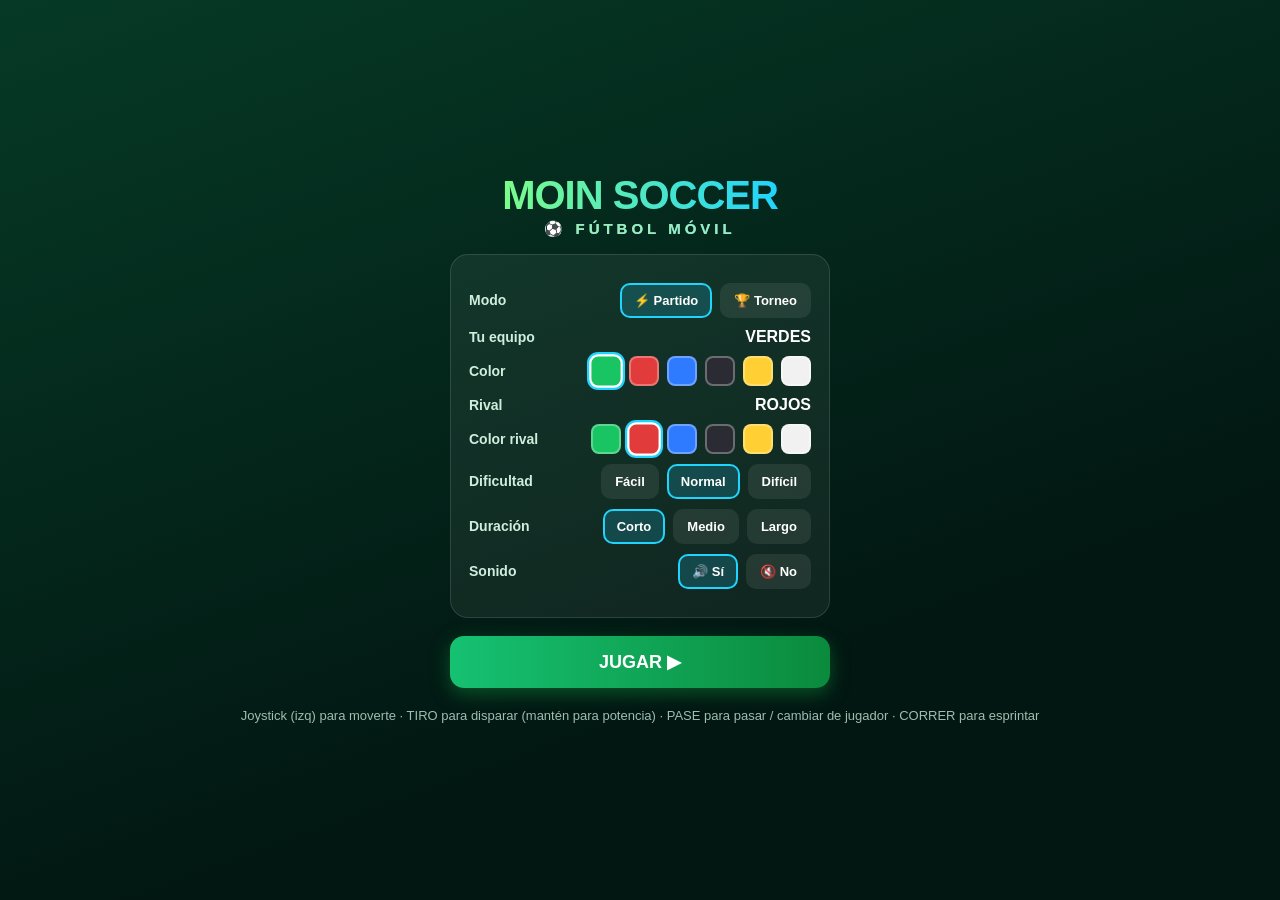
<file: futbol/index.html>
<!DOCTYPE html>
<html lang="es">
<head>
<meta charset="UTF-8">
<meta name="viewport" content="width=device-width, initial-scale=1.0, maximum-scale=1.0, user-scalable=no, viewport-fit=cover">
<meta name="theme-color" content="#0b8a3c">
<meta name="apple-mobile-web-app-capable" content="yes">
<meta name="apple-mobile-web-app-status-bar-style" content="black-translucent">
<meta name="mobile-web-app-capable" content="yes">
<link rel="manifest" href="manifest.json">
<title>Moin Soccer ⚽</title>
<style>
  :root { --safe-b: env(safe-area-inset-bottom, 0px); }
  * { margin:0; padding:0; box-sizing:border-box; -webkit-tap-highlight-color:transparent; user-select:none; -webkit-user-select:none; touch-action:none; }
  html,body { width:100%; height:100%; overflow:hidden; background:#05241a; font-family:-apple-system,BlinkMacSystemFont,"Segoe UI",Roboto,sans-serif; color:#fff; }
  #app { position:fixed; inset:0; display:flex; align-items:center; justify-content:center; }
  canvas { display:block; background:#0b8a3c; touch-action:none; }

  /* ---------- HUD ---------- */
  #hud { position:fixed; top:0; left:0; right:0; pointer-events:none; z-index:20;
         display:flex; justify-content:center; padding:8px; padding-top:calc(8px + env(safe-area-inset-top,0px)); }
  .scoreboard { background:rgba(0,0,0,.55); backdrop-filter:blur(6px); border-radius:14px; padding:6px 14px;
                display:flex; align-items:center; gap:12px; font-weight:800; box-shadow:0 4px 14px rgba(0,0,0,.4); }
  .scoreboard .tm { display:flex; align-items:center; gap:6px; font-size:15px; }
  .dot { width:14px; height:14px; border-radius:4px; box-shadow:0 0 0 2px rgba(255,255,255,.25) inset; }
  .score { font-size:24px; font-variant-numeric:tabular-nums; letter-spacing:1px; }
  .clock { background:rgba(0,0,0,.55); border-radius:10px; padding:3px 10px; font-size:13px; font-weight:700; margin-left:8px; font-variant-numeric:tabular-nums; }

  /* ---------- Controles táctiles ---------- */
  #controls { position:fixed; inset:0; z-index:15; pointer-events:none; }
  #joyZone { position:absolute; left:0; bottom:0; width:45%; height:55%; pointer-events:auto; }
  #joyBase { position:absolute; width:120px; height:120px; border-radius:50%; border:3px solid rgba(255,255,255,.35);
             background:rgba(255,255,255,.08); transform:translate(-50%,-50%); display:none; }
  #joyStick { position:absolute; width:58px; height:58px; border-radius:50%; background:rgba(255,255,255,.55);
              border:2px solid rgba(255,255,255,.8); transform:translate(-50%,-50%); display:none; box-shadow:0 2px 8px rgba(0,0,0,.4); }
  .btns { position:absolute; right:18px; bottom:calc(28px + var(--safe-b)); pointer-events:auto; }
  .gbtn { position:absolute; border-radius:50%; display:flex; align-items:center; justify-content:center;
          font-weight:900; color:#fff; text-shadow:0 1px 2px rgba(0,0,0,.5); box-shadow:0 4px 10px rgba(0,0,0,.4); pointer-events:auto;
          border:3px solid rgba(255,255,255,.35); transition:transform .05s, filter .05s; }
  .gbtn:active, .gbtn.press { transform:scale(.9); filter:brightness(1.2); }
  #btnShoot { width:86px; height:86px; right:0; bottom:46px; background:radial-gradient(circle at 35% 30%,#ff6a5a,#d6261a); font-size:13px; }
  #btnPass  { width:70px; height:70px; right:96px; bottom:6px; background:radial-gradient(circle at 35% 30%,#5aa9ff,#1466d6); font-size:12px; }
  #btnSprint{ width:62px; height:62px; right:10px; bottom:140px; background:radial-gradient(circle at 35% 30%,#ffd76a,#e0a013); font-size:11px; color:#3a2a00; }

  /* ---------- Pantallas ---------- */
  .screen { position:fixed; inset:0; z-index:40; display:flex; flex-direction:column; align-items:center; justify-content:center;
            background:linear-gradient(160deg,#063a26,#021712 70%); padding:24px; text-align:center; gap:18px; overflow-y:auto; }
  .screen.hidden { display:none; }
  .logo { font-size:40px; font-weight:900; letter-spacing:-1px; line-height:1;
          background:linear-gradient(90deg,#7CFC8A,#21d4fd); -webkit-background-clip:text; background-clip:text; color:transparent; }
  .logo small { display:block; font-size:15px; font-weight:700; letter-spacing:4px; color:#9fe8c0; margin-top:6px; -webkit-text-fill-color:#9fe8c0; }
  .card { background:rgba(255,255,255,.06); border:1px solid rgba(255,255,255,.12); border-radius:18px; padding:18px; width:100%; max-width:380px; }
  .row { display:flex; align-items:center; justify-content:space-between; gap:10px; margin:10px 0; }
  .row label { font-size:14px; font-weight:600; color:#cfeede; }
  .opts { display:flex; gap:8px; flex-wrap:wrap; }
  .opt { background:rgba(255,255,255,.08); border:2px solid transparent; border-radius:10px; padding:8px 12px; font-size:13px; font-weight:700; cursor:pointer; }
  .opt.sel { border-color:#21d4fd; background:rgba(33,212,253,.18); }
  .swatches { display:flex; gap:8px; }
  .sw { width:30px; height:30px; border-radius:8px; border:2px solid rgba(255,255,255,.3); cursor:pointer; }
  .sw.sel { border-color:#fff; transform:scale(1.12); box-shadow:0 0 0 2px #21d4fd; }
  .btn { background:linear-gradient(90deg,#16c172,#0b8a3c); border:none; color:#fff; font-weight:900; font-size:18px;
         padding:15px 22px; border-radius:14px; width:100%; max-width:380px; cursor:pointer; box-shadow:0 6px 18px rgba(11,138,60,.5); }
  .btn.alt { background:linear-gradient(90deg,#3a4a55,#222d33); box-shadow:none; font-size:15px; padding:12px; }
  .big { font-size:30px; font-weight:900; }
  .muted { color:#9fbdb0; font-size:13px; line-height:1.5; }
  .resultScore { font-size:54px; font-weight:900; letter-spacing:2px; }

  /* ---------- Cuadro de torneo ---------- */
  .brk-round { margin:10px 0; }
  .brk-round h4 { font-size:12px; letter-spacing:2px; color:#7fd6a8; margin-bottom:6px; text-transform:uppercase; }
  .brk-match { display:flex; align-items:center; justify-content:space-between; gap:8px;
               background:rgba(255,255,255,.06); border-radius:10px; padding:8px 12px; margin:5px 0; font-weight:700; font-size:14px; }
  .brk-match.live { border:2px solid #21d4fd; background:rgba(33,212,253,.12); }
  .brk-match.done { opacity:.75; }
  .brk-side { display:flex; align-items:center; gap:7px; flex:1; }
  .brk-side.right { justify-content:flex-end; }
  .brk-side .dot { width:13px; height:13px; }
  .brk-side.win { color:#7CFC8A; }
  .brk-side.lose { color:#c9a; text-decoration:line-through; opacity:.7; }
  .brk-sc { font-variant-numeric:tabular-nums; min-width:54px; text-align:center; color:#fff; font-weight:900; }

  /* ---------- Overlay GOL ---------- */
  #goalFx { position:fixed; inset:0; z-index:30; display:flex; align-items:center; justify-content:center; pointer-events:none; opacity:0; }
  #goalFx.show { animation:goalpop 1.6s ease forwards; }
  #goalFx span { font-size:64px; font-weight:900; letter-spacing:3px; color:#fff; text-shadow:0 0 24px #21d4fd, 0 4px 0 #0b8a3c; }
  @keyframes goalpop { 0%{opacity:0;transform:scale(.4)} 18%{opacity:1;transform:scale(1.1)} 75%{opacity:1;transform:scale(1)} 100%{opacity:0;transform:scale(1)} }
  .toast { position:fixed; top:64px; left:50%; transform:translateX(-50%); z-index:25; background:rgba(0,0,0,.7);
           padding:8px 16px; border-radius:20px; font-weight:700; font-size:14px; opacity:0; transition:opacity .3s; pointer-events:none; }
  .toast.show { opacity:1; }
</style>
</head>
<body>
<div id="app"><canvas id="c"></canvas></div>

<!-- HUD -->
<div id="hud" class="hidden">
  <div class="scoreboard">
    <div class="tm"><span class="dot" id="hHomeDot"></span><span id="hHomeName">CASA</span></div>
    <div class="score"><span id="hHome">0</span>&nbsp;-&nbsp;<span id="hAway">0</span></div>
    <div class="tm"><span id="hAwayName">FUERA</span><span class="dot" id="hAwayDot"></span></div>
    <div class="clock" id="hClock">00:00</div>
  </div>
</div>

<!-- Controles -->
<div id="controls" class="hidden">
  <div id="joyZone"></div>
  <div id="joyBase"></div>
  <div id="joyStick"></div>
  <div class="btns">
    <div class="gbtn" id="btnSprint">CORRER</div>
    <div class="gbtn" id="btnPass">PASE</div>
    <div class="gbtn" id="btnShoot">TIRO</div>
  </div>
</div>

<!-- GOL fx -->
<div id="goalFx"><span>¡GOOOL!</span></div>
<div class="toast" id="toast"></div>

<!-- MENÚ -->
<div id="menu" class="screen">
  <div class="logo">MOIN SOCCER<small>⚽ FÚTBOL MÓVIL</small></div>
  <div class="card">
    <div class="row"><label>Modo</label>
      <div class="opts" id="modeOpts">
        <div class="opt sel" data-mode="match">⚡ Partido</div>
        <div class="opt" data-mode="cup">🏆 Torneo</div>
      </div>
    </div>
    <div class="row"><label>Tu equipo</label><span id="homeNameLbl" style="font-weight:800">VERDES</span></div>
    <div class="row"><label>Color</label><div class="swatches" id="homeSwatches"></div></div>
    <div class="row"><label>Rival</label><span id="awayNameLbl" style="font-weight:800">ROJOS</span></div>
    <div class="row"><label>Color rival</label><div class="swatches" id="awaySwatches"></div></div>
    <div class="row"><label>Dificultad</label>
      <div class="opts" id="diffOpts">
        <div class="opt" data-diff="0">Fácil</div>
        <div class="opt sel" data-diff="1">Normal</div>
        <div class="opt" data-diff="2">Difícil</div>
      </div>
    </div>
    <div class="row"><label>Duración</label>
      <div class="opts" id="lenOpts">
        <div class="opt sel" data-len="3">Corto</div>
        <div class="opt" data-len="5">Medio</div>
        <div class="opt" data-len="8">Largo</div>
      </div>
    </div>
    <div class="row"><label>Sonido</label>
      <div class="opts" id="sndOpts">
        <div class="opt sel" data-snd="1">🔊 Sí</div>
        <div class="opt" data-snd="0">🔇 No</div>
      </div>
    </div>
  </div>
  <button class="btn" id="playBtn">JUGAR ▶</button>
  <p class="muted">Joystick (izq) para moverte · TIRO para disparar (mantén para potencia) · PASE para pasar / cambiar de jugador · CORRER para esprintar</p>
</div>

<!-- TORNEO (cuadro de la copa) -->
<div id="cup" class="screen hidden">
  <div id="cupTitle" class="big">🏆 COPA MOIN</div>
  <div id="cupBracket" class="card" style="max-width:420px"></div>
  <div id="cupMsg" class="muted"></div>
  <button class="btn" id="cupNextBtn">JUGAR ▶</button>
  <button class="btn alt" id="cupQuitBtn">SALIR AL MENÚ</button>
</div>

<!-- FIN -->
<div id="end" class="screen hidden">
  <div id="endTitle" class="big">FINAL</div>
  <div class="resultScore"><span id="endHome">0</span> - <span id="endAway">0</span></div>
  <div id="endMsg" class="muted"></div>
  <button class="btn" id="rematchBtn">REVANCHA 🔁</button>
  <button class="btn alt" id="toMenuBtn">MENÚ</button>
</div>

<script>
/* ============================================================
   MOIN SOCCER — juego de fútbol arcade top-down para móvil
   Un solo archivo, sin dependencias. Controles táctiles + teclado.
   ============================================================ */
(() => {
"use strict";

const cv = document.getElementById('c');
const ctx = cv.getContext('2d');

/* ----- Dimensiones del campo (mundo, en unidades) ----- */
const W = 680;            // ancho del campo
const H = 1180;           // alto del campo (vertical)
const MARGIN = 60;        // banda fuera de las líneas
const GOAL_W = 200;       // ancho de portería
const PLAYER_R = 15;      // radio jugador
const BALL_R = 9;

/* ----- Estado ----- */
let view = { scale:1, w:0, h:0, camY:H/2 };
let state = 'menu';       // menu | kickoff | play | goal | end
let players = [];
let ball = null;
let score = { home:0, away:0 };
let matchClock = 0;       // segundos de juego "real"
let matchLen = 3;         // minutos por mitad (en tiempo de partido)
let half = 1;
const MATCH_SECONDS_PER_HALF = 75; // segundos reales = una mitad
let diff = 1;
let lastTs = 0;
let kickoffTeam = 'home';
let kickoffTimer = 0;
let possessionTeam = 'home';
let soundOn = true;
let gameMode = 'match';   // match | cup

/* ============================================================
   Audio — sintetizado con Web Audio (sin archivos externos)
   ============================================================ */
const Sound = (() => {
  let ac = null;
  function ctx(){ if(!ac){ try{ ac = new (window.AudioContext||window.webkitAudioContext)(); }catch(e){ ac=null; } }
    if(ac && ac.state==='suspended') ac.resume(); return ac; }
  function tone(freq, dur, type='sine', vol=0.25, slideTo=null){
    if(!soundOn) return; const a=ctx(); if(!a) return;
    const o=a.createOscillator(), g=a.createGain();
    o.type=type; o.frequency.setValueAtTime(freq, a.currentTime);
    if(slideTo) o.frequency.exponentialRampToValueAtTime(slideTo, a.currentTime+dur);
    g.gain.setValueAtTime(vol, a.currentTime);
    g.gain.exponentialRampToValueAtTime(0.001, a.currentTime+dur);
    o.connect(g); g.connect(a.destination); o.start(); o.stop(a.currentTime+dur);
  }
  function noise(dur, vol=0.3){
    if(!soundOn) return; const a=ctx(); if(!a) return;
    const n=a.sampleRate*dur, buf=a.createBuffer(1,n,a.sampleRate), d=buf.getChannelData(0);
    for(let i=0;i<n;i++) d[i]=(Math.random()*2-1)*(1-i/n);
    const s=a.createBufferSource(); s.buffer=buf; const g=a.createGain();
    g.gain.value=vol; s.connect(g); g.connect(a.destination); s.start();
  }
  return {
    unlock(){ ctx(); },
    kick(){ tone(180,0.08,'square',0.18,90); },
    pass(){ tone(330,0.10,'triangle',0.16,260); },
    shoot(){ tone(240,0.14,'sawtooth',0.22,120); noise(0.06,0.15); },
    save(){ tone(150,0.10,'square',0.18); noise(0.05,0.12); },
    post(){ tone(900,0.06,'square',0.2,700); },
    whistle(){ tone(2000,0.18,'sine',0.18,2300); setTimeout(()=>tone(2100,0.14,'sine',0.16,2000),120); },
    goal(){ if(!soundOn) return; const notes=[523,659,784,1047]; notes.forEach((f,i)=>setTimeout(()=>tone(f,0.18,'square',0.22),i*90));
            setTimeout(()=>noise(0.4,0.12),360); },
    win(){ if(!soundOn) return; [523,659,784,1047,1319].forEach((f,i)=>setTimeout(()=>tone(f,0.22,'triangle',0.22),i*110)); },
    lose(){ if(!soundOn) return; [400,330,260,180].forEach((f,i)=>setTimeout(()=>tone(f,0.25,'sawtooth',0.2),i*140)); }
  };
})();

/* ----- Equipos ----- */
const COLORS = [
  {name:'VERDES', c:'#19c463', dark:'#0c7d3d'},
  {name:'ROJOS',  c:'#e23b3b', dark:'#9c1f1f'},
  {name:'AZULES', c:'#2f7bff', dark:'#143f9c'},
  {name:'NEGROS', c:'#2b2b34', dark:'#000'},
  {name:'AMARILLOS', c:'#ffcf33', dark:'#c79600'},
  {name:'BLANCOS', c:'#f1f1f1', dark:'#9aa'},
];
let homeIdx = 0, awayIdx = 1;

/* ----- Formación (posiciones relativas, 4 de campo + portero por equipo) -----
   x: 0..1 (izq->der), y: 0..1 (su portería 0 -> centro 0.5) */
const FORMATION = [
  {role:'GK', x:0.50, y:0.04},
  {role:'DF', x:0.27, y:0.22},
  {role:'DF', x:0.73, y:0.22},
  {role:'MF', x:0.40, y:0.40},
  {role:'MF', x:0.60, y:0.40},
];

/* ============================================================
   Input
   ============================================================ */
const input = {
  move:{x:0,y:0}, active:false,
  shoot:false, shootHold:0, pass:false, passEdge:false, sprint:false,
  keys:{}
};

// Joystick táctil
const joyZone = document.getElementById('joyZone');
const joyBase = document.getElementById('joyBase');
const joyStick = document.getElementById('joyStick');
let joyId = null, joyOx=0, joyOy=0;
const JOY_MAX = 52;

function joyStart(id,x,y){ joyId=id; joyOx=x; joyOy=y; input.active=true;
  joyBase.style.display='block'; joyStick.style.display='block';
  joyBase.style.left=x+'px'; joyBase.style.top=y+'px';
  joyStick.style.left=x+'px'; joyStick.style.top=y+'px';
}
function joyMove(x,y){
  let dx=x-joyOx, dy=y-joyOy; const d=Math.hypot(dx,dy);
  if(d>JOY_MAX){ dx=dx/d*JOY_MAX; dy=dy/d*JOY_MAX; }
  joyStick.style.left=(joyOx+dx)+'px'; joyStick.style.top=(joyOy+dy)+'px';
  input.move.x=dx/JOY_MAX; input.move.y=dy/JOY_MAX;
}
function joyEnd(){ joyId=null; input.active=false; input.move.x=0; input.move.y=0;
  joyBase.style.display='none'; joyStick.style.display='none'; }

joyZone.addEventListener('touchstart',e=>{ e.preventDefault(); const t=e.changedTouches[0]; if(joyId===null) joyStart(t.identifier,t.clientX,t.clientY); },{passive:false});
joyZone.addEventListener('touchmove',e=>{ e.preventDefault(); for(const t of e.changedTouches) if(t.identifier===joyId) joyMove(t.clientX,t.clientY); },{passive:false});
joyZone.addEventListener('touchend',e=>{ for(const t of e.changedTouches) if(t.identifier===joyId) joyEnd(); },{passive:false});
joyZone.addEventListener('touchcancel',e=>{ for(const t of e.changedTouches) if(t.identifier===joyId) joyEnd(); },{passive:false});

// Botones
function bindBtn(el, downFn, upFn){
  el.addEventListener('touchstart',e=>{ e.preventDefault(); el.classList.add('press'); downFn(); },{passive:false});
  el.addEventListener('touchend',e=>{ e.preventDefault(); el.classList.remove('press'); upFn&&upFn(); },{passive:false});
  el.addEventListener('mousedown',e=>{ e.preventDefault(); el.classList.add('press'); downFn(); });
  el.addEventListener('mouseup',e=>{ el.classList.remove('press'); upFn&&upFn(); });
}
bindBtn(document.getElementById('btnShoot'), ()=>{ input.shoot=true; }, ()=>{ input.shoot=false; });
bindBtn(document.getElementById('btnPass'),  ()=>{ input.pass=true; input.passEdge=true; }, ()=>{ input.pass=false; });
bindBtn(document.getElementById('btnSprint'),()=>{ input.sprint=true; }, ()=>{ input.sprint=false; });

// Teclado (para probar en PC)
addEventListener('keydown',e=>{ input.keys[e.key.toLowerCase()]=true;
  if(e.key===' '){ input.shoot=true; } if(e.key.toLowerCase()==='x'){ if(!input.pass) input.passEdge=true; input.pass=true; }
  if(e.key==='Shift') input.sprint=true; });
addEventListener('keyup',e=>{ input.keys[e.key.toLowerCase()]=false;
  if(e.key===' ') input.shoot=false; if(e.key.toLowerCase()==='x') input.pass=false; if(e.key==='Shift') input.sprint=false; });

function readKeyboardMove(){
  let x=0,y=0;
  if(input.keys['a']||input.keys['arrowleft']) x-=1;
  if(input.keys['d']||input.keys['arrowright']) x+=1;
  if(input.keys['w']||input.keys['arrowup']) y-=1;
  if(input.keys['s']||input.keys['arrowdown']) y+=1;
  if(x||y){ const d=Math.hypot(x,y); return {x:x/d,y:y/d}; }
  return null;
}

/* ============================================================
   Setup partido
   ============================================================ */
function makePlayer(team, slot){
  const f = FORMATION[slot];
  // home ataca hacia arriba (y menor = portería rival). away al revés.
  const homeP = teamHomePos(team, f);
  return {
    team, role:f.role, slot,
    x:homeP.x, y:homeP.y, vx:0, vy:0,
    homeX:homeP.x, homeY:homeP.y,
    facing:team==='home'?-1:1,
    cooldown:0, // no puede recibir el balón un instante tras chutar
    user:false
  };
}
// Posición base según equipo. home: su portería abajo (y=H). away: arriba (y=0)
function teamHomePos(team, f){
  const x = MARGIN + f.x*W;
  let y;
  if(team==='home') y = H + MARGIN - f.y*H;       // desde abajo hacia el centro
  else              y = MARGIN + f.y*H;            // desde arriba hacia el centro
  return {x, y:clamp(y, MARGIN, H+MARGIN)};
}
function ownGoalY(team){ return team==='home' ? H+MARGIN : MARGIN; }
function targetGoalY(team){ return team==='home' ? MARGIN : H+MARGIN; }
const goalX = ()=> MARGIN + W/2;

function setupMatch(){
  players = [];
  for(const t of ['home','away']) for(let s=0;s<FORMATION.length;s++) players.push(makePlayer(t,s));
  ball = { x:MARGIN+W/2, y:MARGIN+H/2, vx:0, vy:0, owner:null, lastTouch:null };
  score = {home:0, away:0};
  matchClock = 0; half = 1;
  resetPositions('home');
}

function resetPositions(koTeam){
  kickoffTeam = koTeam;
  for(const p of players){
    const f = FORMATION[p.slot];
    const pos = teamHomePos(p.team, f);
    p.x=pos.x; p.y=pos.y; p.vx=0; p.vy=0; p.cooldown=0;
  }
  ball.x=MARGIN+W/2; ball.y=MARGIN+H/2; ball.vx=0; ball.vy=0; ball.owner=null; ball.lastTouch=null;
  // jugador que saca: un MF del equipo que saca, junto al balón
  const taker = players.find(p=>p.team===koTeam && p.role==='MF');
  if(taker){ taker.x=MARGIN+W/2 - 16; taker.y=MARGIN+H/2 + (koTeam==='home'?22:-22); }
  state='kickoff'; kickoffTimer=1.0;
  possessionTeam = koTeam;
  Sound.whistle();
}

/* ============================================================
   Utilidades
   ============================================================ */
function clamp(v,a,b){ return v<a?a:v>b?b:v; }
function dist(ax,ay,bx,by){ return Math.hypot(ax-bx,ay-by); }
function teammates(t){ return players.filter(p=>p.team===t); }

let userPlayer = null;
function pickUserPlayer(){
  // controla el jugador del equipo CASA más cercano al balón (o el dueño si es de casa)
  if(ball.owner && ball.owner.team==='home'){ return ball.owner; }
  let best=null, bd=1e9;
  for(const p of players){ if(p.team!=='home'||p.role==='GK') continue;
    const d=dist(p.x,p.y,ball.x,ball.y); if(d<bd){bd=d;best=p;} }
  return best;
}

/* ============================================================
   Lógica de balón
   ============================================================ */
function shootBall(p, power, dirx, diry){
  ball.owner=null; ball.lastTouch=p; p.cooldown=0.5;
  const sp = power;
  ball.vx = dirx*sp; ball.vy = diry*sp;
}
function tryCapture(){
  if(ball.owner) return;
  let best=null,bd=PLAYER_R+BALL_R+6;
  for(const p of players){ if(p.cooldown>0) continue;
    const d=dist(p.x,p.y,ball.x,ball.y);
    if(d<bd){ bd=d; best=p; } }
  if(best){ const changed = best.team!==possessionTeam; ball.owner=best; ball.lastTouch=best; possessionTeam=best.team; if(changed) Sound.kick(); }
}

/* ============================================================
   IA
   ============================================================ */
function aiPlayer(p, dt){
  const hasBall = ball.owner===p;
  const myTeam = p.team;
  const atkY = targetGoalY(myTeam);
  const ownY = ownGoalY(myTeam);
  const goalAttX = goalX();

  // Portero
  if(p.role==='GK'){
    const gy = ownY + (myTeam==='home'? -50 : 50);
    let tx = clamp(ball.x, goalAttX-GOAL_W/2+10, goalAttX+GOAL_W/2-10);
    // si el balón está cerca del área, sale a por él
    const near = dist(p.x,p.y,ball.x,ball.y);
    if(near<150 && Math.abs(ball.y-ownY)<220 && !ball.owner){ tx=ball.x; moveToward(p,ball.x,ball.y, 1.0, dt); }
    else moveToward(p, tx, gy, 0.7, dt);
    if(hasBall){ // despeja
      const mate = bestPassTarget(p);
      const tgt = mate||{x:goalAttX, y:atkY};
      const a=Math.atan2(tgt.y-p.y, tgt.x-p.x);
      shootBall(p, 7.5, Math.cos(a), Math.sin(a)); Sound.kick();
    }
    return;
  }

  if(hasBall){
    // Regate hacia portería rival; chuta si está cerca; pasa si hay presión
    const dGoal = dist(p.x,p.y,goalAttX,atkY);
    const pressed = players.some(o=>o.team!==myTeam && dist(o.x,o.y,p.x,p.y)<70);
    if(dGoal < 300){
      const a=Math.atan2(atkY-p.y, (goalAttX + (Math.random()-0.5)*GOAL_W*0.6)-p.x);
      shootBall(p, 9.5, Math.cos(a), Math.sin(a)); Sound.shoot();
      return;
    }
    if(pressed && Math.random()<0.04){
      const mate=bestPassTarget(p);
      if(mate){ const a=Math.atan2(mate.y-p.y,mate.x-p.x); shootBall(p, 6.5+dist(p.x,p.y,mate.x,mate.y)*0.012, Math.cos(a),Math.sin(a)); Sound.pass(); return; }
    }
    // avanza hacia portería, esquivando un poco
    let tx=goalAttX + (p.x-goalAttX)*0.4, ty=atkY;
    moveToward(p, tx, ty, 0.95+diff*0.06, dt);
    return;
  }

  // Sin balón:
  const distToBall = dist(p.x,p.y,ball.x,ball.y);
  const teamChaser = closestToBall(myTeam);
  const weAttack = possessionTeam===myTeam;

  if(teamChaser===p && !(ball.owner && ball.owner.team===myTeam)){
    // presiona el balón
    moveToward(p, ball.x, ball.y, 0.85+diff*0.08, dt);
  } else {
    // mantiene formación, desplazada hacia el ataque/defensa
    const f=FORMATION[p.slot];
    const base=teamHomePos(myTeam,f);
    // desplaza según dónde está el balón (sube en ataque, baja en defensa)
    const shift = (weAttack? 0.22 : -0.10);
    let ty = base.y + (atkY-base.y)*( (ball.y/(H+2*MARGIN)) ); // sigue la altura del juego
    ty = base.y + (myTeam==='home'? -1:1) * (weAttack?160:-40) ;
    let tx = base.x + (ball.x-goalAttX)*0.18;
    moveToward(p, clamp(tx,MARGIN,MARGIN+W), clamp(ty,MARGIN,MARGIN+H), 0.7, dt);
  }
}

function moveToward(p, tx, ty, speedMul, dt){
  const dx=tx-p.x, dy=ty-p.y; const d=Math.hypot(dx,dy);
  if(d<2) return;
  const base = SPEED*speedMul;
  p.vx = (dx/d)*base; p.vy=(dy/d)*base;
  if(Math.abs(p.vx)>0.1||Math.abs(p.vy)>0.1) p.facing=Math.sign(p.vy)||p.facing;
}
function closestToBall(team){
  let best=null,bd=1e9;
  for(const p of players){ if(p.team!==team||p.role==='GK') continue;
    const d=dist(p.x,p.y,ball.x,ball.y); if(d<bd){bd=d;best=p;} }
  return best;
}
function bestPassTarget(from){
  const atkY=targetGoalY(from.team);
  let best=null,bs=-1e9;
  for(const m of players){ if(m.team!==from.team||m===from||m.role==='GK') continue;
    const adv = (from.team==='home'? (from.y-m.y) : (m.y-from.y)); // cuánto avanza
    const open = players.filter(o=>o.team!==from.team).reduce((mn,o)=>Math.min(mn,dist(o.x,o.y,m.x,m.y)),999);
    const sc = adv*1.0 + open*0.6 - dist(from.x,from.y,m.x,m.y)*0.05;
    if(sc>bs){bs=sc;best=m;} }
  return best;
}

const SPEED = 2.5; // velocidad base px/frame(60fps)

/* ============================================================
   Update
   ============================================================ */
function update(dt){
  if(state==='end'||state==='menu') return;

  // reloj
  if(state==='play'){
    matchClock += dt * (matchLen*2*60) / (MATCH_SECONDS_PER_HALF*2);
    const totalMatch = matchLen*2*60;
    if(matchClock >= matchLen*60 && half===1){ half=2; toast('½ Descanso'); resetPositions('away'); }
    else if(matchClock >= totalMatch){ endMatch(); return; }
  }

  if(state==='kickoff'){
    kickoffTimer-=dt;
    if(kickoffTimer<=0) state='play';
  }
  if(state==='goal'){
    kickoffTimer-=dt;
    if(kickoffTimer<=0){ resetPositions(kickoffTeam); }
  }

  // Jugador de usuario
  userPlayer = pickUserPlayer();
  for(const p of players) p.user=false;
  if(userPlayer) userPlayer.user=true;

  // Cooldowns
  for(const p of players) if(p.cooldown>0) p.cooldown=Math.max(0,p.cooldown-dt);

  // Control de movimiento del usuario
  const canPlay = (state==='play') || (state==='kickoff'&&kickoffTimer<0.05);
  if(userPlayer){
    let mv = readKeyboardMove();
    if(!mv && input.active && (input.move.x||input.move.y)) mv={x:input.move.x,y:input.move.y};
    const mag = mv?Math.min(1,Math.hypot(mv.x,mv.y)):0;
    if(mv && (state==='play'||state==='kickoff')){
      const spr = input.sprint?1.35:1.0;
      userPlayer.vx = mv.x*SPEED*spr*(mag||1);
      userPlayer.vy = mv.y*SPEED*spr*(mag||1);
      if(mv.y) userPlayer.facing=Math.sign(mv.y);
    } else if(!ball.owner || ball.owner!==userPlayer){
      // se frena suavemente cuando IA no lo mueve (lo hará abajo)
    }
  }

  // Acciones usuario
  handleUserActions(canPlay);

  // IA: todos menos el userPlayer (a este lo controla el jugador salvo que el equipo defienda lejos)
  for(const p of players){
    if(p===userPlayer && (input.active||readKeyboardMove()||ball.owner===userPlayer)) continue;
    if(p===userPlayer && state==='play' && !ball.owner) { /* sin input, deja que IA ayude */ }
    if(state==='play'||state==='kickoff'||state==='goal'){
      if(p===userPlayer){
        // si el usuario no da input, el jugador se mantiene/persigue suave
        aiPlayer(p,dt);
      } else aiPlayer(p,dt);
    }
  }
  // El que saca en kickoff no se mueve hasta que empieza el juego salvo el usuario
  if(state==='kickoff'){
    for(const p of players){ if(p!==userPlayer){ p.vx*=0.2; p.vy*=0.2; } }
  }

  // Integrar jugadores
  for(const p of players){
    p.x += p.vx; p.y += p.vy;
    p.x = clamp(p.x, MARGIN-10, MARGIN+W+10);
    p.y = clamp(p.y, MARGIN-10, MARGIN+H+10);
    // fricción si nadie lo controla
    p.vx*=0.6; p.vy*=0.6;
  }
  separatePlayers();

  // Balón
  updateBall(dt);

  // Cámara sigue el balón (vertical)
  const targetCam = clamp(ball.y, view.h/2/view.scale, (H+2*MARGIN)-view.h/2/view.scale);
  view.camY += (targetCam-view.camY)*Math.min(1,dt*6);

  // HUD
  updateHUD();
  input.passEdge=false;
}

function handleUserActions(canPlay){
  if(!userPlayer) return;
  const hasBall = ball.owner===userPlayer;

  // TIRO
  if(hasBall){
    if(input.shoot){ input.shootHold=Math.min(1.4, input.shootHold+0.016*1.5); }
    if(!input.shoot && input.shootHold>0){
      // soltar = chutar
      const power = 7 + input.shootHold*7;
      let dx, dy;
      let mv=readKeyboardMove(); if(!mv && input.active) mv={x:input.move.x,y:input.move.y};
      if(mv && (mv.x||mv.y)){ const d=Math.hypot(mv.x,mv.y); dx=mv.x/d; dy=mv.y/d; }
      else { const gy=targetGoalY('home'); const a=Math.atan2(gy-userPlayer.y, goalX()-userPlayer.x); dx=Math.cos(a); dy=Math.sin(a); }
      shootBall(userPlayer, power, dx, dy); Sound.shoot();
      input.shootHold=0;
    }
    // PASE
    if(input.passEdge){
      const mate=bestPassTarget(userPlayer);
      if(mate){ const a=Math.atan2(mate.y-userPlayer.y,mate.x-userPlayer.x);
        const pw=6+dist(userPlayer.x,userPlayer.y,mate.x,mate.y)*0.014;
        shootBall(userPlayer, pw, Math.cos(a), Math.sin(a)); Sound.pass(); }
    }
  } else {
    input.shootHold=0;
    // sin balón: PASE actúa como "barrida/cambio" -> empuja hacia el balón
    if(input.passEdge){
      // pequeño impulso hacia el balón (presión)
      const a=Math.atan2(ball.y-userPlayer.y, ball.x-userPlayer.x);
      userPlayer.vx += Math.cos(a)*SPEED*1.6; userPlayer.vy += Math.sin(a)*SPEED*1.6;
    }
  }
}

function updateBall(dt){
  if(ball.owner){
    const o=ball.owner;
    // balón pegado delante del jugador en su dirección de movimiento
    let dx=o.vx, dy=o.vy; const sp=Math.hypot(dx,dy);
    if(sp>0.2){ dx/=sp; dy/=sp; } else { dx=0; dy=o.facing; }
    const lead=PLAYER_R+BALL_R+2;
    ball.x += ((o.x+dx*lead)-ball.x)*0.5;
    ball.y += ((o.y+dy*lead)-ball.y)*0.5;
    ball.vx=0; ball.vy=0;
  } else {
    ball.x+=ball.vx; ball.y+=ball.vy;
    ball.vx*=0.985; ball.vy*=0.985;
    if(Math.hypot(ball.vx,ball.vy)<0.05){ ball.vx=0; ball.vy=0; }
    tryCapture();
  }

  // Límites + goles
  const left=MARGIN, right=MARGIN+W, top=MARGIN, bot=MARGIN+H;
  const gxL=goalX()-GOAL_W/2, gxR=goalX()+GOAL_W/2;

  // paredes laterales (rebote)
  if(ball.x<left+BALL_R){ ball.x=left+BALL_R; ball.vx=Math.abs(ball.vx)*0.6; }
  if(ball.x>right-BALL_R){ ball.x=right-BALL_R; ball.vx=-Math.abs(ball.vx)*0.6; }

  // arriba (portería del away -> gol de home)
  if(ball.y<top+BALL_R){
    if(ball.x>gxL && ball.x<gxR && state==='play'){ goalScored('home'); return; }
    else { ball.y=top+BALL_R; ball.vy=Math.abs(ball.vy)*0.6; if(Math.abs(ball.vy)>1.5) Sound.post(); }
  }
  // abajo (portería de home -> gol de away)
  if(ball.y>bot-BALL_R){
    if(ball.x>gxL && ball.x<gxR && state==='play'){ goalScored('away'); return; }
    else { ball.y=bot-BALL_R; ball.vy=-Math.abs(ball.vy)*0.6; if(Math.abs(ball.vy)>1.5) Sound.post(); }
  }
}

function separatePlayers(){
  for(let i=0;i<players.length;i++) for(let j=i+1;j<players.length;j++){
    const a=players[i],b=players[j];
    const dx=b.x-a.x, dy=b.y-a.y; let d=Math.hypot(dx,dy); const min=PLAYER_R*2-4;
    if(d>0 && d<min){ const push=(min-d)/2; const ux=dx/d,uy=dy/d;
      a.x-=ux*push; a.y-=uy*push; b.x+=ux*push; b.y+=uy*push; }
  }
}

function goalScored(team){
  score[team]++;
  state='goal'; kickoffTimer=1.8;
  kickoffTeam = team==='home'?'away':'home';
  Sound.goal();
  const fx=document.getElementById('goalFx');
  fx.classList.remove('show'); void fx.offsetWidth; fx.classList.add('show');
  fx.querySelector('span').textContent = team==='home' ? '¡GOOOL!' : '¡GOL RIVAL!';
  updateHUD();
}

/* ============================================================
   Render
   ============================================================ */
function worldToScreen(x,y){
  return { sx:(x - (MARGIN+W/2))*view.scale + view.w/2,
           sy:(y - view.camY)*view.scale + view.h/2 };
}

function draw(){
  ctx.clearRect(0,0,view.w,view.h);
  // fondo fuera del campo
  ctx.fillStyle='#0a3d22'; ctx.fillRect(0,0,view.w,view.h);

  ctx.save();
  ctx.translate(view.w/2, view.h/2);
  ctx.scale(view.scale, view.scale);
  ctx.translate(-(MARGIN+W/2), -view.camY);

  drawPitch();
  drawGoalNets();

  // sombras
  for(const p of players){ ctx.fillStyle='rgba(0,0,0,.25)';
    ctx.beginPath(); ctx.ellipse(p.x, p.y+PLAYER_R*0.7, PLAYER_R*0.9, PLAYER_R*0.45, 0,0,7); ctx.fill(); }
  ctx.fillStyle='rgba(0,0,0,.25)'; ctx.beginPath(); ctx.ellipse(ball.x,ball.y+BALL_R*0.6,BALL_R,BALL_R*0.5,0,0,7); ctx.fill();

  // jugadores
  for(const p of players) drawPlayer(p);
  drawBall();

  ctx.restore();

  // flecha indicadora jugador usuario (en pantalla)
  if(userPlayer){
    const s=worldToScreen(userPlayer.x, userPlayer.y-PLAYER_R-14);
    ctx.fillStyle='#fff'; ctx.beginPath();
    ctx.moveTo(s.sx,s.sy+10); ctx.lineTo(s.sx-8,s.sy-2); ctx.lineTo(s.sx+8,s.sy-2); ctx.closePath(); ctx.fill();
  }
}

function drawPitch(){
  const left=MARGIN,right=MARGIN+W,top=MARGIN,bot=MARGIN+H;
  // rayas de césped
  const stripe=70;
  for(let y=top-MARGIN; y<bot+MARGIN; y+=stripe){
    ctx.fillStyle = (Math.floor(y/stripe)%2===0)?'#15a04a':'#129143';
    ctx.fillRect(left-MARGIN, y, W+2*MARGIN, stripe);
  }
  ctx.strokeStyle='rgba(255,255,255,.85)'; ctx.lineWidth=4;
  ctx.strokeRect(left,top,W,H);
  // medio campo
  ctx.beginPath(); ctx.moveTo(left,top+H/2); ctx.lineTo(right,top+H/2); ctx.stroke();
  ctx.beginPath(); ctx.arc(left+W/2, top+H/2, 80, 0, 7); ctx.stroke();
  ctx.fillStyle='rgba(255,255,255,.85)'; ctx.beginPath(); ctx.arc(left+W/2,top+H/2,5,0,7); ctx.fill();
  // áreas
  const aw=320, ah=150, sw=140, sh=64;
  // arriba
  ctx.strokeRect(left+W/2-aw/2, top, aw, ah);
  ctx.strokeRect(left+W/2-sw/2, top, sw, sh);
  // abajo
  ctx.strokeRect(left+W/2-aw/2, bot-ah, aw, ah);
  ctx.strokeRect(left+W/2-sw/2, bot-sh, sw, sh);
  // puntos de penalti
  ctx.beginPath(); ctx.arc(left+W/2, top+ah-30, 4,0,7); ctx.fill();
  ctx.beginPath(); ctx.arc(left+W/2, bot-ah+30, 4,0,7); ctx.fill();
}

function drawGoalNets(){
  const gxL=goalX()-GOAL_W/2;
  const depth=34;
  ctx.lineWidth=3; ctx.strokeStyle='#fff';
  // portería arriba
  ctx.strokeStyle='rgba(255,255,255,.95)';
  ctx.strokeRect(gxL, MARGIN-depth, GOAL_W, depth);
  // portería abajo
  ctx.strokeRect(gxL, MARGIN+H, GOAL_W, depth);
  // red (líneas finas)
  ctx.strokeStyle='rgba(255,255,255,.3)'; ctx.lineWidth=1;
  for(let i=0;i<=GOAL_W;i+=14){ ctx.beginPath(); ctx.moveTo(gxL+i,MARGIN-depth); ctx.lineTo(gxL+i,MARGIN); ctx.stroke();
    ctx.beginPath(); ctx.moveTo(gxL+i,MARGIN+H); ctx.lineTo(gxL+i,MARGIN+H+depth); ctx.stroke(); }
  for(let j=0;j<=depth;j+=10){ ctx.beginPath(); ctx.moveTo(gxL,MARGIN-depth+j); ctx.lineTo(gxL+GOAL_W,MARGIN-depth+j); ctx.stroke();
    ctx.beginPath(); ctx.moveTo(gxL,MARGIN+H+j); ctx.lineTo(gxL+GOAL_W,MARGIN+H+j); ctx.stroke(); }
}

function drawPlayer(p){
  const col = p.team==='home'?COLORS[homeIdx]:COLORS[awayIdx];
  const isGK = p.role==='GK';
  // cuerpo
  ctx.beginPath(); ctx.arc(p.x,p.y,PLAYER_R,0,7);
  ctx.fillStyle = isGK ? '#222' : col.c; ctx.fill();
  ctx.lineWidth=3; ctx.strokeStyle = isGK ? '#111' : col.dark; ctx.stroke();
  // número/rol
  ctx.fillStyle = (col.c==='#f1f1f1'||col.c==='#ffcf33') && !isGK ? '#222':'#fff';
  ctx.font='bold 13px sans-serif'; ctx.textAlign='center'; ctx.textBaseline='middle';
  ctx.fillText(isGK?'P':(p.slot), p.x, p.y);
  // resalte usuario
  if(p.user){ ctx.beginPath(); ctx.arc(p.x,p.y,PLAYER_R+5,0,7); ctx.strokeStyle='#ffffff'; ctx.lineWidth=2.5; ctx.stroke(); }
}

function drawBall(){
  ctx.beginPath(); ctx.arc(ball.x,ball.y,BALL_R,0,7);
  ctx.fillStyle='#fff'; ctx.fill(); ctx.lineWidth=1.5; ctx.strokeStyle='#333'; ctx.stroke();
  // pentágono simple
  ctx.fillStyle='#222'; ctx.beginPath(); ctx.arc(ball.x,ball.y,BALL_R*0.4,0,7); ctx.fill();
}

/* ============================================================
   HUD
   ============================================================ */
function updateHUD(){
  document.getElementById('hHome').textContent=score.home;
  document.getElementById('hAway').textContent=score.away;
  const mins = Math.floor(matchClock/60), secs=Math.floor(matchClock%60);
  document.getElementById('hClock').textContent = String(mins).padStart(2,'0')+':'+String(secs).padStart(2,'0');
}
function toast(msg){
  const t=document.getElementById('toast'); t.textContent=msg; t.classList.add('show');
  clearTimeout(t._t); t._t=setTimeout(()=>t.classList.remove('show'),1600);
}

/* ============================================================
   Loop
   ============================================================ */
function loop(ts){
  const dt=Math.min(0.05,(ts-lastTs)/1000)||0.016; lastTs=ts;
  if(state!=='menu'&&state!=='end'){ update(dt); draw(); }
  requestAnimationFrame(loop);
}

/* ============================================================
   Resize
   ============================================================ */
function resize(){
  const dpr=Math.min(2, window.devicePixelRatio||1);
  view.w=window.innerWidth; view.h=window.innerHeight;
  cv.width=view.w*dpr; cv.height=view.h*dpr;
  cv.style.width=view.w+'px'; cv.style.height=view.h+'px';
  ctx.setTransform(dpr,0,0,dpr,0,0);
  // escala para que el ancho del campo (con margen) quepa
  const fieldW = W+2*MARGIN;
  view.scale = Math.min( view.w/fieldW, 1.4 );
  if(view.scale<0.5) view.scale=view.w/fieldW;
}
window.addEventListener('resize',resize);
window.addEventListener('orientationchange',()=>setTimeout(resize,200));

/* ============================================================
   Menú / pantallas
   ============================================================ */
function buildSwatches(containerId, getIdx, setIdx){
  const c=document.getElementById(containerId); c.innerHTML='';
  COLORS.forEach((col,i)=>{
    const d=document.createElement('div'); d.className='sw'+(i===getIdx()?' sel':'');
    d.style.background=col.c;
    d.onclick=()=>{ setIdx(i); [...c.children].forEach(x=>x.classList.remove('sel')); d.classList.add('sel'); updateNames(); };
    c.appendChild(d);
  });
}
function updateNames(){
  if(awayIdx===homeIdx) awayIdx=(homeIdx+1)%COLORS.length;
  document.getElementById('homeNameLbl').textContent=COLORS[homeIdx].name;
  document.getElementById('awayNameLbl').textContent=COLORS[awayIdx].name;
  document.getElementById('hHomeName').textContent=COLORS[homeIdx].name;
  document.getElementById('hAwayName').textContent=COLORS[awayIdx].name;
  document.getElementById('hHomeDot').style.background=COLORS[homeIdx].c;
  document.getElementById('hAwayDot').style.background=COLORS[awayIdx].c;
}
buildSwatches('homeSwatches', ()=>homeIdx, i=>{ homeIdx=i; if(awayIdx===homeIdx){awayIdx=(i+1)%COLORS.length; buildSwatches('awaySwatches',()=>awayIdx,j=>{awayIdx=j;updateNames();});} });
buildSwatches('awaySwatches', ()=>awayIdx, i=>{ awayIdx=i; });
updateNames();

document.querySelectorAll('#diffOpts .opt').forEach(o=>o.onclick=()=>{
  document.querySelectorAll('#diffOpts .opt').forEach(x=>x.classList.remove('sel')); o.classList.add('sel'); diff=+o.dataset.diff; });
document.querySelectorAll('#lenOpts .opt').forEach(o=>o.onclick=()=>{
  document.querySelectorAll('#lenOpts .opt').forEach(x=>x.classList.remove('sel')); o.classList.add('sel'); matchLen=+o.dataset.len; });
document.querySelectorAll('#modeOpts .opt').forEach(o=>o.onclick=()=>{
  document.querySelectorAll('#modeOpts .opt').forEach(x=>x.classList.remove('sel')); o.classList.add('sel'); gameMode=o.dataset.mode; });
document.querySelectorAll('#sndOpts .opt').forEach(o=>o.onclick=()=>{
  document.querySelectorAll('#sndOpts .opt').forEach(x=>x.classList.remove('sel')); o.classList.add('sel'); soundOn=o.dataset.snd==='1'; if(soundOn) Sound.unlock(); });

function showGame(){
  document.getElementById('menu').classList.add('hidden');
  document.getElementById('end').classList.add('hidden');
  document.getElementById('cup').classList.add('hidden');
  document.getElementById('hud').classList.remove('hidden');
  document.getElementById('controls').classList.remove('hidden');
}
function startMatch(){
  Sound.unlock();
  resize(); updateNames(); setupMatch(); showGame();
  try{ if(cv.requestFullscreen) cv.requestFullscreen().catch(()=>{}); }catch(e){}
}
function endMatch(){
  state='end';
  document.getElementById('hud').classList.add('hidden');
  document.getElementById('controls').classList.add('hidden');
  if(gameMode==='cup'){ cupResolve(score.home, score.away); return; }
  const end=document.getElementById('end'); end.classList.remove('hidden');
  document.getElementById('endHome').textContent=score.home;
  document.getElementById('endAway').textContent=score.away;
  let msg, title;
  if(score.home>score.away){ title='🏆 ¡VICTORIA!'; msg=`¡${COLORS[homeIdx].name} ganan el partido!`; Sound.win(); }
  else if(score.home<score.away){ title='😞 DERROTA'; msg=`${COLORS[awayIdx].name} se llevan la victoria.`; Sound.lose(); }
  else { title='🤝 EMPATE'; msg='Repartieron los puntos.'; }
  document.getElementById('endTitle').textContent=title;
  document.getElementById('endMsg').textContent=msg;
}

/* ============================================================
   Modo Torneo — Copa de 4 equipos (Semifinales + Final)
   ============================================================ */
let cup=null;
function shuffle(a){ for(let i=a.length-1;i>0;i--){ const j=Math.floor(Math.random()*(i+1)); [a[i],a[j]]=[a[j],a[i]]; } return a; }

function startCup(){
  Sound.unlock();
  const pool=[...Array(COLORS.length).keys()].filter(i=>i!==homeIdx);
  shuffle(pool);
  const t=[homeIdx, pool[0], pool[1], pool[2]];
  cup={
    user:homeIdx,
    roundNames:['SEMIFINAL','FINAL'],
    round:0,
    rounds:[
      [ {a:t[0], b:t[1]}, {a:t[2], b:t[3]} ],
      [ {a:null, b:null} ]
    ],
    eliminated:false, champion:null
  };
  showCupScreen();
}
function userMatch(r){ return cup.rounds[r].find(m=>(m.a===cup.user||m.b===cup.user) && !m.played); }
function simMatch(a,b){
  let sa=Math.floor(Math.random()*4), sb=Math.floor(Math.random()*4);
  if(sa===sb){ Math.random()<0.5?sa++:sb++; }
  return { scoreA:sa, scoreB:sb, winner: sa>sb?a:b, played:true };
}
function resolveScores(m, sa, sb){
  m.scoreA=sa; m.scoreB=sb; m.played=true;
  if(sa>sb) m.winner=m.a;
  else if(sb>sa) m.winner=m.b;
  else { // penaltis
    let pa=Math.floor(Math.random()*5)+1, pb=Math.floor(Math.random()*5)+1;
    if(pa===pb){ Math.random()<0.5?pa++:pb++; }
    m.pens=[pa,pb]; m.winner = pa>pb?m.a:m.b;
  }
}
function cupResolve(userScore, oppScore){
  const m=userMatch(cup.round);
  if(m.a===cup.user) resolveScores(m, userScore, oppScore);
  else               resolveScores(m, oppScore, userScore);
  // simula las demás eliminatorias de la ronda
  for(const om of cup.rounds[cup.round]){ if(!om.played && om.a!=null){ const r=simMatch(om.a,om.b); Object.assign(om,r); } }

  const userWon = (m.winner===cup.user);
  if(!userWon){
    cup.eliminated=true; cup.champion=m.winner; Sound.lose();
    showCupScreen(); return;
  }
  // avanza
  if(cup.round < cup.rounds.length-1){
    const winners = cup.rounds[cup.round].map(x=>x.winner);
    cup.rounds[cup.round+1][0] = {a:winners[0], b:winners[1]};
    cup.round++;
    showCupScreen();
  } else {
    cup.champion=cup.user; Sound.win(); showCupScreen();
  }
}
function teamChip(idx, cls){
  if(idx==null) return `<span class="brk-side ${cls}"><span class="dot" style="background:#555"></span>?</span>`;
  return `<span class="brk-side ${cls}"><span class="dot" style="background:${COLORS[idx].c}"></span>${COLORS[idx].name}</span>`;
}
function showCupScreen(){
  document.getElementById('menu').classList.add('hidden');
  document.getElementById('end').classList.add('hidden');
  document.getElementById('hud').classList.add('hidden');
  document.getElementById('controls').classList.add('hidden');
  const cs=document.getElementById('cup'); cs.classList.remove('hidden');
  state='menu';

  // construir cuadro
  const next = (!cup.eliminated && !cup.champion) ? userMatch(cup.round) : null;
  let html='';
  cup.rounds.forEach((round, ri)=>{
    html+=`<div class="brk-round"><h4>${cup.roundNames[ri]}</h4>`;
    round.forEach(m=>{
      const live = (m===next);
      const aW = m.played && m.winner===m.a, bW = m.played && m.winner===m.b;
      const sc = m.played ? `${m.scoreA} - ${m.scoreB}${m.pens?` (p ${m.pens[0]}-${m.pens[1]})`:''}` : 'vs';
      html+=`<div class="brk-match ${live?'live':''} ${m.played?'done':''}">
        ${teamChip(m.a, 'left '+(m.played?(aW?'win':'lose'):''))}
        <span class="brk-sc">${sc}</span>
        ${teamChip(m.b, 'right '+(m.played?(bW?'win':'lose'):''))}
      </div>`;
    });
    html+=`</div>`;
  });
  document.getElementById('cupBracket').innerHTML=html;

  const btn=document.getElementById('cupNextBtn');
  const title=document.getElementById('cupTitle');
  const msg=document.getElementById('cupMsg');
  if(cup.champion===cup.user){
    title.textContent='🏆 ¡CAMPEONES!';
    msg.textContent=`¡${COLORS[cup.user].name} levantan la Copa Moin!`;
    btn.textContent='VOLVER AL MENÚ'; btn.onclick=cupToMenu;
  } else if(cup.eliminated){
    title.textContent='😞 ELIMINADOS';
    msg.textContent=`Fin del torneo. Campeón: ${COLORS[cup.champion].name}.`;
    btn.textContent='VOLVER AL MENÚ'; btn.onclick=cupToMenu;
  } else {
    const opp = next.a===cup.user?next.b:next.a;
    title.textContent='🏆 COPA MOIN';
    msg.textContent=`${cup.roundNames[cup.round]}: ${COLORS[cup.user].name} vs ${COLORS[opp].name}`;
    btn.textContent=`JUGAR ${cup.roundNames[cup.round]} ▶`;
    btn.onclick=playCupMatch;
  }
}
function playCupMatch(){
  const m=userMatch(cup.round);
  const opp = m.a===cup.user?m.b:m.a;
  awayIdx=opp; updateNames();
  startMatch();
}
function cupToMenu(){
  document.getElementById('cup').classList.add('hidden');
  document.getElementById('menu').classList.remove('hidden');
  state='menu'; cup=null;
}

document.getElementById('playBtn').onclick=()=>{ updateNames(); if(gameMode==='cup') startCup(); else startMatch(); };
document.getElementById('rematchBtn').onclick=startMatch;
document.getElementById('cupQuitBtn').onclick=cupToMenu;
document.getElementById('toMenuBtn').onclick=()=>{
  document.getElementById('end').classList.add('hidden');
  document.getElementById('menu').classList.remove('hidden');
  state='menu';
};

/* ----- Service worker (PWA, opcional) ----- */
if('serviceWorker' in navigator){ navigator.serviceWorker.register('sw.js').catch(()=>{}); }

resize();
requestAnimationFrame(loop);
})();
</script>
</body>
</html>
</file>
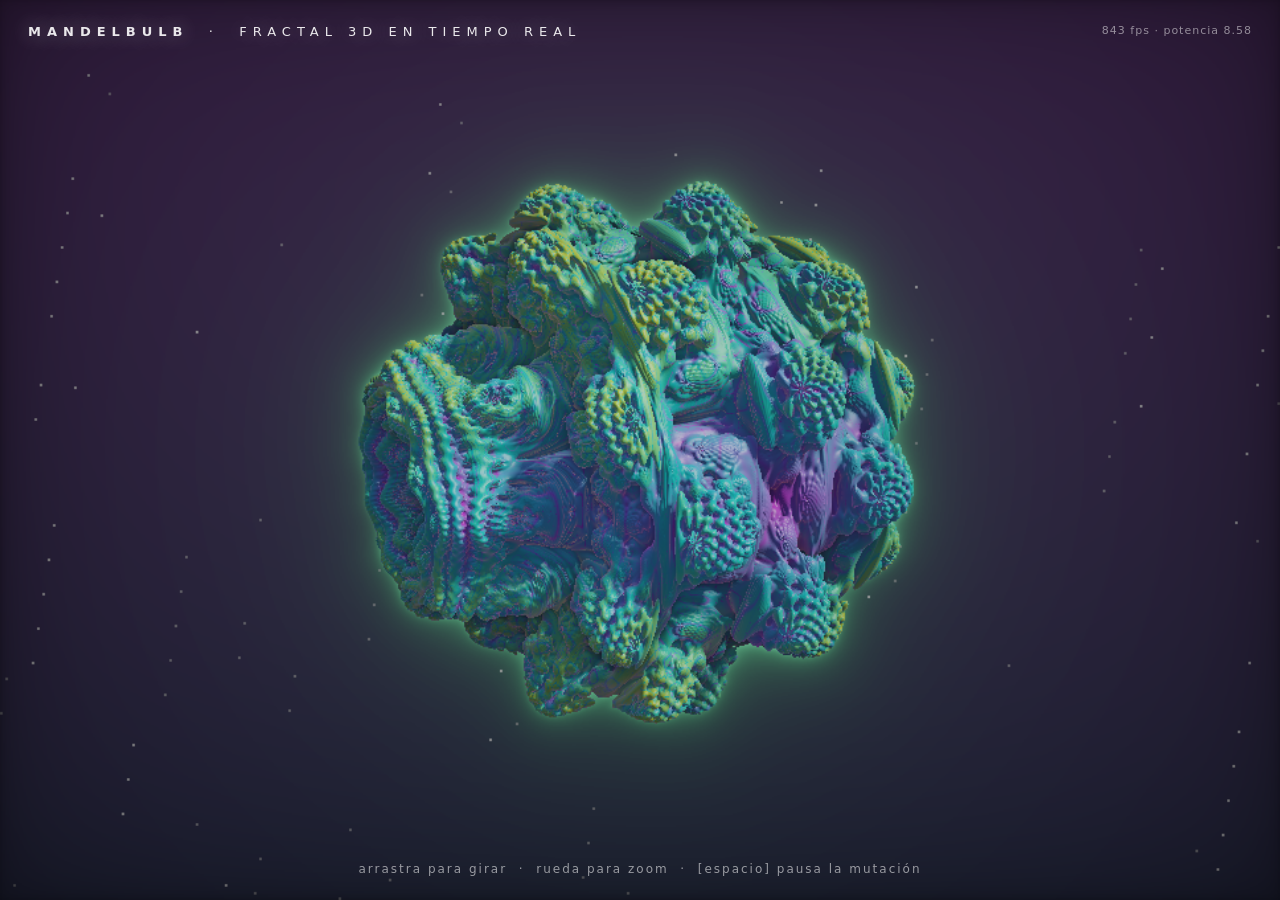
<file: fractal.html>
<!DOCTYPE html>
<html lang="es">
<head>
<meta charset="UTF-8">
<meta name="viewport" content="width=device-width, initial-scale=1.0, user-scalable=no">
<title>MANDELBULB — flipa en colores</title>
<style>
  html, body {
    margin: 0; padding: 0; overflow: hidden; height: 100%;
    background: #000; font-family: 'Segoe UI', system-ui, sans-serif;
    cursor: grab; user-select: none; -webkit-user-select: none;
  }
  body.dragging { cursor: grabbing; }
  canvas { display: block; width: 100vw; height: 100vh; }
  .ui {
    position: fixed; pointer-events: none; color: #fff; z-index: 10;
  }
  #title {
    top: 24px; left: 28px;
    font-size: 13px; letter-spacing: 6px; font-weight: 300;
    text-transform: uppercase; opacity: 0.9;
    text-shadow: 0 0 20px rgba(255,255,255,0.5);
  }
  #title b { font-weight: 700; }
  #hint {
    bottom: 24px; left: 0; right: 0; text-align: center;
    font-size: 12px; letter-spacing: 2px; opacity: 0.55;
    transition: opacity 2s ease;
  }
  #hint.fade { opacity: 0; }
  #stats {
    top: 24px; right: 28px; font-size: 11px; letter-spacing: 1px;
    opacity: 0.5; text-align: right; font-variant-numeric: tabular-nums;
  }
  #nogl {
    display: none; position: fixed; inset: 0; color: #fff;
    align-items: center; justify-content: center; text-align: center;
    font-size: 16px; padding: 20px;
  }
</style>
</head>
<body>
<canvas id="c"></canvas>
<div class="ui" id="title"><b>MANDELBULB</b> &nbsp;·&nbsp; fractal 3D en tiempo real</div>
<div class="ui" id="hint">arrastra para girar &nbsp;·&nbsp; rueda para zoom &nbsp;·&nbsp; [espacio] pausa la mutación</div>
<div class="ui" id="stats"></div>
<div id="nogl">Tu navegador no soporta WebGL 😢<br>Prueba con Chrome o Firefox actualizados.</div>

<script>
'use strict';
const canvas = document.getElementById('c');
const gl = canvas.getContext('webgl', { antialias: false, depth: false, stencil: false });
if (!gl) {
  document.getElementById('nogl').style.display = 'flex';
  throw new Error('no webgl');
}

const VERT = `
attribute vec2 aPos;
void main() { gl_Position = vec4(aPos, 0.0, 1.0); }
`;

const FRAG = `
precision highp float;

uniform vec2  uRes;
uniform float uTime;
uniform float uPower;
uniform vec2  uRot;     // yaw, pitch
uniform float uDist;    // camera distance
uniform float uHue;     // palette shift

#define MAX_STEPS 110
#define MAX_DIST  12.0
#define SURF      0.0012
#define ITERS     9

// --- Mandelbulb distance estimator con orbit traps para el color ---
float mandelbulb(vec3 pos, out vec4 trap) {
  vec3 z = pos;
  float dr = 1.0;
  float r = 0.0;
  trap = vec4(abs(z), dot(z, z));
  for (int i = 0; i < ITERS; i++) {
    r = length(z);
    if (r > 2.0) break;
    float theta = acos(clamp(z.z / r, -1.0, 1.0)) * uPower;
    float phi   = atan(z.y, z.x) * uPower;
    float zr    = pow(r, uPower);
    dr = pow(r, uPower - 1.0) * uPower * dr + 1.0;
    z = zr * vec3(sin(theta) * cos(phi), sin(theta) * sin(phi), cos(theta)) + pos;
    trap = min(trap, vec4(abs(z), dot(z, z)));
  }
  return 0.5 * log(r) * r / dr;
}

float map(vec3 p, out vec4 trap) {
  return mandelbulb(p, trap);
}

vec3 calcNormal(vec3 p) {
  vec4 t;
  vec2 e = vec2(0.0008, 0.0);
  return normalize(vec3(
    map(p + e.xyy, t) - map(p - e.xyy, t),
    map(p + e.yxy, t) - map(p - e.yxy, t),
    map(p + e.yyx, t) - map(p - e.yyx, t)
  ));
}

float softShadow(vec3 ro, vec3 rd, float k) {
  float res = 1.0;
  float t = 0.01;
  vec4 trap;
  for (int i = 0; i < 32; i++) {
    float h = map(ro + rd * t, trap);
    if (h < 0.0005) return 0.0;
    res = min(res, k * h / t);
    t += clamp(h, 0.004, 0.1);
    if (t > 3.0) break;
  }
  return clamp(res, 0.0, 1.0);
}

// paleta cosenoidal (inspirada en Inigo Quilez)
vec3 palette(float t) {
  return 0.5 + 0.5 * cos(6.28318 * (t + vec3(0.0, 0.33, 0.67)));
}

void main() {
  vec2 uv = (2.0 * gl_FragCoord.xy - uRes) / uRes.y;

  // cámara orbital
  float cy = cos(uRot.x), sy = sin(uRot.x);
  float cp = cos(uRot.y), sp = sin(uRot.y);
  vec3 ro = uDist * vec3(cy * cp, sp, sy * cp);
  vec3 ww = normalize(-ro);
  vec3 uu = normalize(cross(ww, vec3(0.0, 1.0, 0.0)));
  vec3 vv = cross(uu, ww);
  vec3 rd = normalize(uv.x * uu + uv.y * vv + 1.6 * ww);

  // raymarch
  float t = 0.0;
  float steps = 0.0;
  vec4 trap = vec4(0.0);
  bool hit = false;
  for (int i = 0; i < MAX_STEPS; i++) {
    vec3 p = ro + rd * t;
    float d = map(p, trap);
    if (d < SURF * t || d < SURF * 0.5) { hit = true; break; }
    t += d * 0.9;
    steps += 1.0;
    if (t > MAX_DIST) break;
  }

  vec3 col;
  if (hit) {
    vec3 p = ro + rd * t;
    vec3 n = calcNormal(p);

    // color por orbit traps — aquí está la magia psicodélica
    float m1 = clamp(trap.w * 0.7, 0.0, 1.0);
    float m2 = clamp(trap.y * 2.2, 0.0, 1.0);
    float m3 = clamp(trap.z * 2.2, 0.0, 1.0);
    vec3 base = palette(uHue + m1 * 0.45 + m2 * 0.25 + m3 * 0.15);

    // iluminación: sol + cielo + rebote
    vec3 sunDir = normalize(vec3(0.7, 0.9, -0.4));
    float dif = clamp(dot(n, sunDir), 0.0, 1.0);
    float sha = softShadow(p + n * 0.002, sunDir, 18.0);
    float sky = 0.5 + 0.5 * n.y;
    float bou = clamp(-n.y, 0.0, 1.0);
    float ao  = 1.0 - steps / float(MAX_STEPS);
    ao = ao * ao;

    vec3 lin = vec3(0.0);
    lin += dif * sha * vec3(1.35, 1.15, 0.95) * 1.4;
    lin += sky * vec3(0.25, 0.35, 0.55) * ao;
    lin += bou * vec3(0.30, 0.18, 0.25) * ao;
    col = base * lin;

    // brillo especular + fresnel iridiscente
    vec3 hal = normalize(sunDir - rd);
    float spe = pow(clamp(dot(n, hal), 0.0, 1.0), 32.0) * dif * sha;
    float fre = pow(clamp(1.0 + dot(n, rd), 0.0, 1.0), 3.0);
    col += spe * vec3(1.0) * 0.8;
    col += fre * palette(uHue + 0.5 + m1) * 0.35 * ao;

    // niebla hacia el fondo
    col = mix(col, vec3(0.01, 0.01, 0.03), 1.0 - exp(-0.06 * t * t));
  } else {
    // fondo: nebulosa suave + glow por densidad de pasos cerca del borde
    float g = steps / float(MAX_STEPS);
    vec3 deep = mix(vec3(0.01, 0.01, 0.035), vec3(0.04, 0.01, 0.07), uv.y * 0.5 + 0.5);
    col = deep + palette(uHue + 0.6) * pow(g, 2.2) * 0.9;
    // estrellas
    vec2 sp2 = floor(gl_FragCoord.xy / 2.0);
    float h = fract(sin(dot(sp2, vec2(12.9898, 78.233))) * 43758.5453);
    if (h > 0.9975) col += vec3(0.6) * (h - 0.9975) * 400.0 * (0.5 + 0.5 * sin(uTime * 2.0 + h * 100.0));
  }

  // tonemap + gamma + viñeta
  col = col / (1.0 + col);
  col = pow(col, vec3(0.4545));
  vec2 q = gl_FragCoord.xy / uRes;
  col *= 0.4 + 0.6 * pow(16.0 * q.x * q.y * (1.0 - q.x) * (1.0 - q.y), 0.2);

  gl_FragColor = vec4(col, 1.0);
}
`;

function compile(type, src) {
  const s = gl.createShader(type);
  gl.shaderSource(s, src);
  gl.compileShader(s);
  if (!gl.getShaderParameter(s, gl.COMPILE_STATUS))
    throw new Error(gl.getShaderInfoLog(s));
  return s;
}
const prog = gl.createProgram();
gl.attachShader(prog, compile(gl.VERTEX_SHADER, VERT));
gl.attachShader(prog, compile(gl.FRAGMENT_SHADER, FRAG));
gl.linkProgram(prog);
if (!gl.getProgramParameter(prog, gl.LINK_STATUS))
  throw new Error(gl.getProgramInfoLog(prog));
gl.useProgram(prog);

const buf = gl.createBuffer();
gl.bindBuffer(gl.ARRAY_BUFFER, buf);
gl.bufferData(gl.ARRAY_BUFFER, new Float32Array([-1,-1, 3,-1, -1,3]), gl.STATIC_DRAW);
const aPos = gl.getAttribLocation(prog, 'aPos');
gl.enableVertexAttribArray(aPos);
gl.vertexAttribPointer(aPos, 2, gl.FLOAT, false, 0, 0);

const U = {};
for (const n of ['uRes','uTime','uPower','uRot','uDist','uHue'])
  U[n] = gl.getUniformLocation(prog, n);

// --- estado interactivo ---
let yaw = 0.6, pitch = 0.25, dist = 3.0;
let targetYaw = yaw, targetPitch = pitch, targetDist = dist;
let dragging = false, lastX = 0, lastY = 0;
let idleTime = 0, morphing = true, morphT = 0;
let renderScale = Math.min(window.devicePixelRatio || 1, 1.5) * 0.7;

const hint = document.getElementById('hint');
const stats = document.getElementById('stats');

function resize() {
  canvas.width  = Math.round(innerWidth  * renderScale);
  canvas.height = Math.round(innerHeight * renderScale);
  gl.viewport(0, 0, canvas.width, canvas.height);
}
addEventListener('resize', resize);
resize();

function pointerDown(x, y) {
  dragging = true; lastX = x; lastY = y;
  document.body.classList.add('dragging');
  hint.classList.add('fade');
}
function pointerMove(x, y) {
  if (!dragging) return;
  targetYaw   += (x - lastX) * 0.005;
  targetPitch += (y - lastY) * 0.005;
  targetPitch = Math.max(-1.45, Math.min(1.45, targetPitch));
  lastX = x; lastY = y;
  idleTime = 0;
}
function pointerUp() {
  dragging = false;
  document.body.classList.remove('dragging');
}
canvas.addEventListener('mousedown', e => pointerDown(e.clientX, e.clientY));
addEventListener('mousemove', e => pointerMove(e.clientX, e.clientY));
addEventListener('mouseup', pointerUp);
canvas.addEventListener('touchstart', e => { e.preventDefault(); pointerDown(e.touches[0].clientX, e.touches[0].clientY); }, { passive: false });
canvas.addEventListener('touchmove',  e => { e.preventDefault(); pointerMove(e.touches[0].clientX, e.touches[0].clientY); }, { passive: false });
canvas.addEventListener('touchend', pointerUp);
canvas.addEventListener('wheel', e => {
  e.preventDefault();
  targetDist *= Math.exp(e.deltaY * 0.001);
  targetDist = Math.max(1.4, Math.min(8.0, targetDist));
  idleTime = 0;
  hint.classList.add('fade');
}, { passive: false });
addEventListener('keydown', e => {
  if (e.code === 'Space') { morphing = !morphing; hint.classList.add('fade'); }
});

// --- bucle de render con auto-ajuste de calidad ---
let prev = performance.now(), fpsAcc = 0, fpsN = 0, fpsTimer = 0;
function frame(now) {
  const dt = Math.min((now - prev) / 1000, 0.1);
  prev = now;
  idleTime += dt;
  if (morphing) morphT += dt;

  // órbita automática cuando no tocas nada
  if (!dragging && idleTime > 2.5) targetYaw += dt * 0.12;

  // suavizado de cámara
  const k = 1.0 - Math.exp(-dt * 8.0);
  yaw   += (targetYaw - yaw) * k;
  pitch += (targetPitch - pitch) * k;
  dist  += (targetDist - dist) * k;

  // la potencia del fractal "respira": de eso va el show
  const power = 8.0 + 3.0 * Math.sin(morphT * 0.18);
  const hue = morphT * 0.012;

  gl.uniform2f(U.uRes, canvas.width, canvas.height);
  gl.uniform1f(U.uTime, now / 1000);
  gl.uniform1f(U.uPower, power);
  gl.uniform2f(U.uRot, yaw, pitch);
  gl.uniform1f(U.uDist, dist);
  gl.uniform1f(U.uHue, hue);
  gl.drawArrays(gl.TRIANGLES, 0, 3);

  // FPS + calidad adaptativa
  fpsAcc += 1 / Math.max(dt, 1e-4); fpsN++; fpsTimer += dt;
  if (fpsTimer > 1.0) {
    const fps = fpsAcc / fpsN;
    stats.textContent = `${fps.toFixed(0)} fps · potencia ${power.toFixed(2)}`;
    if (fps < 28 && renderScale > 0.35) { renderScale *= 0.85; resize(); }
    else if (fps > 55 && renderScale < 1.2) { renderScale *= 1.08; resize(); }
    fpsAcc = 0; fpsN = 0; fpsTimer = 0;
  }
  requestAnimationFrame(frame);
}
requestAnimationFrame(frame);
</script>
</body>
</html>
</file>
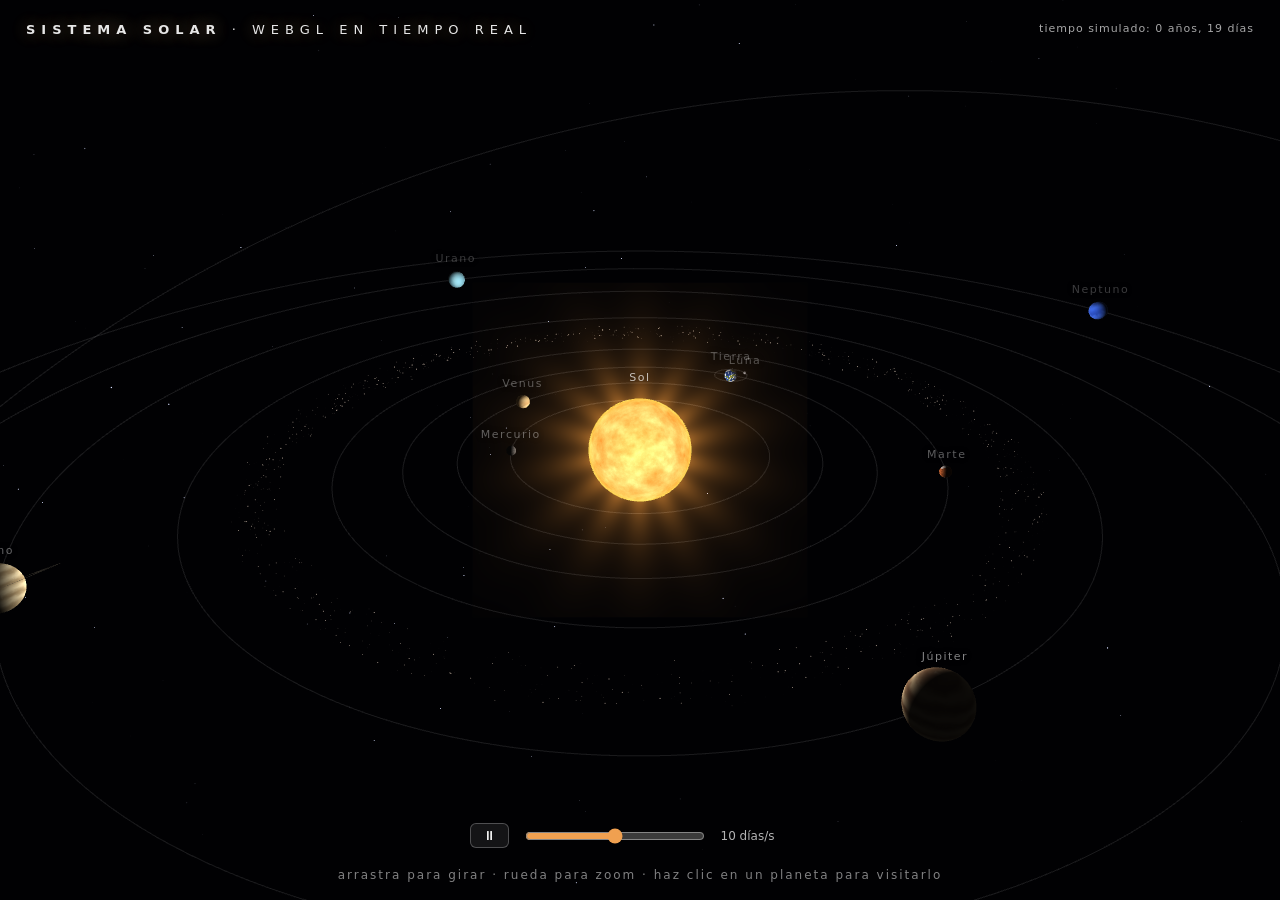
<file: sistema-solar.html>
<!DOCTYPE html>
<html lang="es">
<head>
<meta charset="UTF-8">
<meta name="viewport" content="width=device-width, initial-scale=1.0, user-scalable=no">
<title>SISTEMA SOLAR — 3D en tiempo real</title>
<style>
  html, body {
    margin: 0; padding: 0; overflow: hidden; height: 100%;
    background: #000; font-family: 'Segoe UI', system-ui, sans-serif;
    cursor: grab; user-select: none; -webkit-user-select: none;
  }
  body.dragging { cursor: grabbing; }
  canvas { display: block; width: 100vw; height: 100vh; }
  .ui { position: fixed; color: #fff; z-index: 10; }
  #title {
    top: 22px; left: 26px; pointer-events: none;
    font-size: 13px; letter-spacing: 6px; font-weight: 300;
    text-transform: uppercase; opacity: 0.9;
    text-shadow: 0 0 18px rgba(255,200,120,0.6);
  }
  #title b { font-weight: 700; }
  #hint {
    bottom: 18px; left: 0; right: 0; text-align: center; pointer-events: none;
    font-size: 12px; letter-spacing: 2px; opacity: 0.5; transition: opacity 2s;
  }
  #hint.fade { opacity: 0; }
  #clock {
    top: 22px; right: 26px; text-align: right; pointer-events: none;
    font-size: 11px; letter-spacing: 1px; opacity: 0.65;
    font-variant-numeric: tabular-nums;
  }
  #controls {
    bottom: 52px; left: 0; right: 0; display: flex; gap: 14px;
    align-items: center; justify-content: center; font-size: 12px;
  }
  #controls input[type=range] {
    width: 180px; accent-color: #f0a050; cursor: pointer;
  }
  #pauseBtn {
    background: rgba(255,255,255,0.08); border: 1px solid rgba(255,255,255,0.25);
    color: #fff; border-radius: 6px; padding: 4px 12px; cursor: pointer;
    font-size: 13px;
  }
  #pauseBtn:hover { background: rgba(255,255,255,0.18); }
  #speedLabel { opacity: 0.7; min-width: 90px; font-variant-numeric: tabular-nums; }
  .label {
    position: fixed; color: rgba(255,255,255,0.75); font-size: 11px;
    letter-spacing: 1.5px; transform: translate(-50%, -130%);
    cursor: pointer; z-index: 5; text-shadow: 0 0 6px #000;
    transition: color 0.2s;
  }
  .label:hover { color: #ffd28a; }
  #card {
    left: 26px; bottom: 90px; max-width: 300px;
    background: rgba(10,10,20,0.75); border: 1px solid rgba(255,255,255,0.15);
    border-radius: 12px; padding: 16px 18px; backdrop-filter: blur(6px);
    display: none;
  }
  #card h2 { margin: 0 0 6px; font-size: 18px; letter-spacing: 3px; font-weight: 600; }
  #card p { margin: 6px 0; font-size: 12.5px; line-height: 1.5; opacity: 0.85; }
  #card .data { font-size: 11px; opacity: 0.6; margin-top: 10px; line-height: 1.7; }
  #card button {
    margin-top: 12px; background: none; border: 1px solid rgba(255,255,255,0.3);
    color: #fff; border-radius: 6px; padding: 4px 10px; cursor: pointer; font-size: 11px;
  }
  #card button:hover { background: rgba(255,255,255,0.12); }
  #nogl {
    display: none; position: fixed; inset: 0; color: #fff;
    align-items: center; justify-content: center; text-align: center; padding: 20px;
  }
</style>
</head>
<body>
<canvas id="c"></canvas>
<div class="ui" id="title"><b>SISTEMA SOLAR</b> · webgl en tiempo real</div>
<div class="ui" id="clock"></div>
<div class="ui" id="hint">arrastra para girar · rueda para zoom · haz clic en un planeta para visitarlo</div>
<div class="ui" id="controls">
  <button id="pauseBtn">⏸</button>
  <input type="range" id="speed" min="0" max="100" value="50">
  <span id="speedLabel"></span>
</div>
<div class="ui" id="card">
  <h2 id="cardName"></h2>
  <p id="cardFact"></p>
  <div class="data" id="cardData"></div>
  <button id="cardBack">← vista general</button>
</div>
<div id="nogl">Tu navegador no soporta WebGL 😢</div>

<script>
'use strict';
const canvas = document.getElementById('c');
const gl = canvas.getContext('webgl', { antialias: true, alpha: false });
if (!gl) { document.getElementById('nogl').style.display = 'flex'; throw new Error('no webgl'); }

// ============================== shaders ==============================
const PRE = `
#ifdef GL_FRAGMENT_PRECISION_HIGH
precision highp float;
#else
precision mediump float;
#endif
`;

const NOISE = `
float hash(vec3 p) {
  p = fract(p * 0.3183099 + vec3(0.1, 0.2, 0.3));
  p *= 17.0;
  return fract(p.x * p.y * p.z * (p.x + p.y + p.z));
}
float noise(vec3 x) {
  vec3 i = floor(x), f = fract(x);
  f = f * f * (3.0 - 2.0 * f);
  return mix(mix(mix(hash(i), hash(i + vec3(1,0,0)), f.x),
                 mix(hash(i + vec3(0,1,0)), hash(i + vec3(1,1,0)), f.x), f.y),
             mix(mix(hash(i + vec3(0,0,1)), hash(i + vec3(1,0,1)), f.x),
                 mix(hash(i + vec3(0,1,1)), hash(i + vec3(1,1,1)), f.x), f.y), f.z);
}
float fbm(vec3 p) {
  float v = 0.0, a = 0.5;
  for (int i = 0; i < 5; i++) { v += a * noise(p); p *= 2.03; a *= 0.5; }
  return v;
}
`;

const PLANET_VS = `
attribute vec3 aPos;
uniform mat4 uProj, uView, uModel;
varying vec3 vObj, vWorld, vNormal;
void main() {
  vObj = aPos;
  vec4 w = uModel * vec4(aPos, 1.0);
  vWorld = w.xyz;
  vNormal = normalize((uModel * vec4(aPos, 0.0)).xyz);
  gl_Position = uProj * uView * w;
}
`;

const PLANET_FS = PRE + NOISE + `
uniform float uType, uTime, uAtmosStr, uNoise, uCaps, uSpot;
uniform vec3 uColA, uColB, uColC, uAtmos, uCamPos;
varying vec3 vObj, vWorld, vNormal;

void main() {
  vec3 N = normalize(vNormal);
  vec3 V = normalize(uCamPos - vWorld);
  vec3 L = normalize(-vWorld);          // el sol está en el origen
  vec3 surf;
  float specMask = 0.0;

  if (uType < 0.5) {
    // ---- SOL: plasma turbulento, emisivo ----
    float n = fbm(vObj * 3.5 + vec3(uTime * 0.08, uTime * 0.05, 0.0));
    n += 0.5 * fbm(vObj * 9.0 - vec3(0.0, uTime * 0.12, 0.0));
    vec3 col = mix(vec3(1.0, 0.40, 0.04), vec3(1.0, 0.92, 0.55), clamp(n * 0.9, 0.0, 1.0));
    float limb = clamp(dot(N, V), 0.0, 1.0);
    col *= 0.55 + 0.7 * limb;
    col += vec3(1.0, 0.55, 0.15) * pow(1.0 - limb, 2.0) * 0.9;
    gl_FragColor = vec4(col, 1.0);
    return;
  } else if (uType < 1.5) {
    // ---- ROCOSO: terreno fbm + cráteres ----
    float h = fbm(vObj * uNoise);
    surf = mix(uColB, uColA, h);
    float cr = smoothstep(0.60, 0.75, fbm(vObj * uNoise * 2.7 + vec3(5.0)));
    surf *= 1.0 - 0.28 * cr;
    float cap = smoothstep(0.80, 0.88, abs(vObj.y) + fbm(vObj * 5.0) * 0.10);
    surf = mix(surf, vec3(0.92, 0.93, 0.95), cap * uCaps);
  } else if (uType < 2.5) {
    // ---- TIERRA: océanos, continentes, casquetes y nubes ----
    float h = fbm(vObj * 3.2 + vec3(7.0));
    float landM = smoothstep(0.47, 0.52, h);
    vec3 land = mix(vec3(0.12, 0.34, 0.10), vec3(0.55, 0.45, 0.24), fbm(vObj * 8.0 + vec3(3.0)));
    vec3 ocean = mix(vec3(0.02, 0.08, 0.30), vec3(0.05, 0.22, 0.50), clamp(h * 1.6, 0.0, 1.0));
    surf = mix(ocean, land, landM);
    float cap = smoothstep(0.80, 0.88, abs(vObj.y) + fbm(vObj * 5.0) * 0.10);
    surf = mix(surf, vec3(0.95), cap);
    float ca = uTime * 0.04;
    vec3 cp = vec3(cos(ca) * vObj.x - sin(ca) * vObj.z, vObj.y, sin(ca) * vObj.x + cos(ca) * vObj.z);
    float cl = smoothstep(0.50, 0.72, fbm(cp * 4.0 + vec3(11.0)));
    surf = mix(surf, vec3(1.0), cl * 0.85);
    specMask = (1.0 - landM) * (1.0 - cl);
  } else if (uType < 3.5) {
    // ---- GIGANTE GASEOSO: bandas turbulentas + tormenta ----
    float warp = fbm(vObj * vec3(3.0, 6.0, 3.0) + vec3(0.0, uTime * 0.02, 0.0));
    float band = 0.5 + 0.5 * sin(vObj.y * 14.0 + warp * 2.8);
    surf = mix(uColA, uColB, band);
    surf = mix(surf, uColC, smoothstep(0.60, 0.90, fbm(vObj * 5.0 + vec3(9.0))) * 0.45);
    float d = distance(vObj, normalize(vec3(0.9, -0.35, 0.4)));
    float spot = smoothstep(0.30, 0.10, d) * uSpot;
    surf = mix(surf, vec3(0.78, 0.28, 0.14), spot);
  } else {
    // ---- NUBOSO SUAVE: Venus / gigantes de hielo ----
    float n = fbm(vObj * 2.5 + vec3(0.0, uTime * 0.015, 0.0));
    float band = 0.5 + 0.5 * sin(vObj.y * 5.0 + n * 3.2);
    surf = mix(uColA, uColB, clamp(band * 0.6 + n * 0.5, 0.0, 1.0));
  }

  // iluminación solar con terminador suave
  float dif = clamp(dot(N, L), 0.0, 1.0);
  vec3 col = surf * (0.05 + 1.15 * dif);

  // brillo especular (océanos)
  float spec = pow(clamp(dot(reflect(-L, N), V), 0.0, 1.0), 50.0) * specMask * dif;
  col += vec3(1.0, 0.95, 0.8) * spec * 0.7;

  // halo atmosférico en el borde, sólo en el lado iluminado
  float fre = pow(clamp(1.0 - dot(N, V), 0.0, 1.0), 2.6);
  col += uAtmos * fre * uAtmosStr * (0.15 + 0.85 * dif);

  gl_FragColor = vec4(col, 1.0);
}
`;

const RING_FS = PRE + NOISE + `
uniform mat4 uModel;
uniform vec3 uCamPos;
varying vec3 vObj, vWorld, vNormal;
void main() {
  float r = length(vObj.xz);
  float t = clamp((r - 1.35) / 1.05, 0.0, 1.0);
  float bands = 0.4 + 0.6 * noise(vec3(t * 30.0, 0.5, 0.7));
  bands *= 0.55 + 0.45 * noise(vec3(t * 95.0, 3.0, 5.0));
  float alpha = bands;
  alpha *= smoothstep(0.0, 0.06, t) * smoothstep(1.0, 0.92, t);
  alpha *= 0.35 + 0.65 * smoothstep(0.03, 0.09, abs(t - 0.62));   // división de Cassini
  vec3 col = mix(vec3(0.42, 0.38, 0.30), vec3(0.88, 0.82, 0.70), bands);
  vec3 N = normalize((uModel * vec4(0.0, 1.0, 0.0, 0.0)).xyz);
  vec3 L = normalize(-vWorld);
  col *= 0.22 + 0.95 * abs(dot(N, L));
  gl_FragColor = vec4(col, alpha * 0.92);
}
`;

const PLAIN_VS = `
attribute vec3 aPos;
uniform mat4 uProj, uView, uModel;
void main() { gl_Position = uProj * uView * uModel * vec4(aPos, 1.0); }
`;
const PLAIN_FS = PRE + `
uniform vec4 uColor;
void main() { gl_FragColor = uColor; }
`;

const POINT_VS = `
attribute vec3 aPos;
attribute float aSize, aPhase;
uniform mat4 uProj, uView, uModel;
uniform float uTime;
varying float vTw;
void main() {
  gl_Position = uProj * uView * uModel * vec4(aPos, 1.0);
  vTw = 0.55 + 0.45 * sin(uTime * 1.5 + aPhase);
  gl_PointSize = aSize;
}
`;
const POINT_FS = PRE + `
uniform vec3 uTint;
varying float vTw;
void main() {
  float a = smoothstep(0.5, 0.0, length(gl_PointCoord - 0.5));
  gl_FragColor = vec4(uTint * vTw, a * vTw);
}
`;

const GLOW_VS = `
attribute vec2 aCorner;
uniform mat4 uProj, uView;
uniform vec3 uRight, uUp;
uniform float uSize;
varying vec2 vUv;
void main() {
  vUv = aCorner;
  vec3 w = (uRight * aCorner.x + uUp * aCorner.y) * uSize;
  gl_Position = uProj * uView * vec4(w, 1.0);
}
`;
const GLOW_FS = PRE + `
uniform float uTime;
varying vec2 vUv;
void main() {
  float r = length(vUv);
  float rays = 1.0 + 0.18 * sin(atan(vUv.y, vUv.x) * 14.0 + uTime * 0.5)
                   * smoothstep(0.0, 0.5, r);
  float a = exp(-r * 4.0) * 1.6 + exp(-r * 12.0) * 2.0;
  vec3 col = (vec3(1.0, 0.62, 0.22) * a + vec3(1.0, 0.9, 0.6) * exp(-r * 18.0) * 3.0) * rays;
  gl_FragColor = vec4(col, 1.0);
}
`;

function compile(type, src) {
  const s = gl.createShader(type);
  gl.shaderSource(s, src); gl.compileShader(s);
  if (!gl.getShaderParameter(s, gl.COMPILE_STATUS)) throw new Error(gl.getShaderInfoLog(s));
  return s;
}
function program(vs, fs, attrs, unis) {
  const p = gl.createProgram();
  gl.attachShader(p, compile(gl.VERTEX_SHADER, vs));
  gl.attachShader(p, compile(gl.FRAGMENT_SHADER, fs));
  gl.linkProgram(p);
  if (!gl.getProgramParameter(p, gl.LINK_STATUS)) throw new Error(gl.getProgramInfoLog(p));
  const o = { p, a: {}, u: {} };
  for (const a of attrs) o.a[a] = gl.getAttribLocation(p, a);
  for (const u of unis) o.u[u] = gl.getUniformLocation(p, u);
  return o;
}

const progPlanet = program(PLANET_VS, PLANET_FS, ['aPos'],
  ['uProj','uView','uModel','uCamPos','uTime','uType','uColA','uColB','uColC','uAtmos','uAtmosStr','uNoise','uCaps','uSpot']);
const progRing = program(PLANET_VS, RING_FS, ['aPos'], ['uProj','uView','uModel','uCamPos']);
const progPlain = program(PLAIN_VS, PLAIN_FS, ['aPos'], ['uProj','uView','uModel','uColor']);
const progPoint = program(POINT_VS, POINT_FS, ['aPos','aSize','aPhase'], ['uProj','uView','uModel','uTime','uTint']);
const progGlow = program(GLOW_VS, GLOW_FS, ['aCorner'], ['uProj','uView','uRight','uUp','uSize','uTime']);

// ============================== geometría ==============================
function buffer(data, target = gl.ARRAY_BUFFER) {
  const b = gl.createBuffer();
  gl.bindBuffer(target, b);
  gl.bufferData(target, data, gl.STATIC_DRAW);
  return b;
}

// esfera unitaria
const LA = 44, LO = 60;
const spherePos = [], sphereIdx = [];
for (let i = 0; i <= LA; i++) {
  const phi = i / LA * Math.PI;
  for (let j = 0; j <= LO; j++) {
    const th = j / LO * 2 * Math.PI;
    spherePos.push(Math.sin(phi) * Math.cos(th), Math.cos(phi), Math.sin(phi) * Math.sin(th));
  }
}
for (let i = 0; i < LA; i++) for (let j = 0; j < LO; j++) {
  const a = i * (LO + 1) + j, b = a + LO + 1;
  sphereIdx.push(a, b, a + 1, b, b + 1, a + 1);
}
const sphereVB = buffer(new Float32Array(spherePos));
const sphereIB = buffer(new Uint16Array(sphereIdx), gl.ELEMENT_ARRAY_BUFFER);
const sphereN = sphereIdx.length;

// anillo (corona plana, radios 1.35–2.40 en unidades de radio del planeta)
const ringPos = [], ringIdx = [];
const RSEG = 160;
for (let i = 0; i <= RSEG; i++) {
  const a = i / RSEG * 2 * Math.PI, c = Math.cos(a), s = Math.sin(a);
  ringPos.push(1.35 * c, 0, 1.35 * s, 2.40 * c, 0, 2.40 * s);
  if (i < RSEG) { const k = i * 2; ringIdx.push(k, k + 1, k + 2, k + 1, k + 3, k + 2); }
}
const ringVB = buffer(new Float32Array(ringPos));
const ringIB = buffer(new Uint16Array(ringIdx), gl.ELEMENT_ARRAY_BUFFER);
const ringN = ringIdx.length;

// círculo unitario para órbitas
const circPos = [];
const CSEG = 256;
for (let i = 0; i < CSEG; i++) {
  const a = i / CSEG * 2 * Math.PI;
  circPos.push(Math.cos(a), 0, Math.sin(a));
}
const circVB = buffer(new Float32Array(circPos));

// estrellas
const NSTARS = 1600;
const starPos = [], starSize = [], starPhase = [];
for (let i = 0; i < NSTARS; i++) {
  const u = Math.random() * 2 - 1, th = Math.random() * 2 * Math.PI;
  const r = Math.sqrt(1 - u * u);
  starPos.push(600 * r * Math.cos(th), 600 * u, 600 * r * Math.sin(th));
  starSize.push(0.6 + Math.random() * 2.0);
  starPhase.push(Math.random() * 50);
}
const starVB = buffer(new Float32Array(starPos));
const starSizeVB = buffer(new Float32Array(starSize));
const starPhaseVB = buffer(new Float32Array(starPhase));

// cinturón de asteroides
const NAST = 1300;
const astPos = [], astSize = [], astPhase = [];
for (let i = 0; i < NAST; i++) {
  const a = Math.random() * 2 * Math.PI;
  const r = 26.5 + Math.random() * 3.2;
  astPos.push(r * Math.cos(a), (Math.random() - 0.5) * 0.9, r * Math.sin(a));
  astSize.push(0.8 + Math.random() * 1.6);
  astPhase.push(Math.random() * 50);
}
const astVB = buffer(new Float32Array(astPos));
const astSizeVB = buffer(new Float32Array(astSize));
const astPhaseVB = buffer(new Float32Array(astPhase));

// quad para el resplandor solar
const glowVB = buffer(new Float32Array([-1,-1, 1,-1, -1,1, 1,-1, 1,1, -1,1]));

// ============================== matemáticas ==============================
const m4 = () => new Float32Array(16);
function m4ident() { const m = m4(); m[0] = m[5] = m[10] = m[15] = 1; return m; }
function m4mul(a, b) {
  const o = m4();
  for (let c = 0; c < 4; c++) for (let r = 0; r < 4; r++) {
    let s = 0;
    for (let k = 0; k < 4; k++) s += a[k * 4 + r] * b[c * 4 + k];
    o[c * 4 + r] = s;
  }
  return o;
}
function m4translate(x, y, z) { const m = m4ident(); m[12] = x; m[13] = y; m[14] = z; return m; }
function m4scale(s) { const m = m4(); m[0] = m[5] = m[10] = s; m[15] = 1; return m; }
function m4rotX(a) { const m = m4ident(), c = Math.cos(a), s = Math.sin(a); m[5] = c; m[6] = s; m[9] = -s; m[10] = c; return m; }
function m4rotY(a) { const m = m4ident(), c = Math.cos(a), s = Math.sin(a); m[0] = c; m[2] = -s; m[8] = s; m[10] = c; return m; }
function m4rotZ(a) { const m = m4ident(), c = Math.cos(a), s = Math.sin(a); m[0] = c; m[1] = s; m[4] = -s; m[5] = c; return m; }
function m4persp(fov, aspect, n, f) {
  const t = 1 / Math.tan(fov / 2), m = m4();
  m[0] = t / aspect; m[5] = t; m[10] = (f + n) / (n - f); m[11] = -1; m[14] = 2 * f * n / (n - f);
  return m;
}
const vsub = (a, b) => [a[0] - b[0], a[1] - b[1], a[2] - b[2]];
const vdot = (a, b) => a[0] * b[0] + a[1] * b[1] + a[2] * b[2];
const vcross = (a, b) => [a[1] * b[2] - a[2] * b[1], a[2] * b[0] - a[0] * b[2], a[0] * b[1] - a[1] * b[0]];
function vnorm(a) { const l = Math.hypot(a[0], a[1], a[2]) || 1; return [a[0] / l, a[1] / l, a[2] / l]; }
function m4lookAt(e, c, up) {
  const f = vnorm(vsub(c, e)), s = vnorm(vcross(f, up)), v = vcross(s, f);
  return new Float32Array([
    s[0], v[0], -f[0], 0,
    s[1], v[1], -f[1], 0,
    s[2], v[2], -f[2], 0,
    -vdot(s, e), -vdot(v, e), vdot(f, e), 1
  ]);
}

// ============================== datos ==============================
// distancias y tamaños comprimidos para que se vea bien (la escala real es inutilizable)
const BODIES = [
  { name: 'Sol', r: 4.0, orbit: 0, period: 1, spin: 27, tilt: 0, type: 0, phase: 0,
    colA: [1,1,1], colB: [1,1,1], colC: [1,1,1], atmos: [1,0.6,0.2], atmosStr: 0, noise: 4, caps: 0, spot: 0,
    fact: 'Contiene el 99,86 % de toda la masa del sistema solar. Cada segundo fusiona 600 millones de toneladas de hidrógeno.',
    data: 'Diámetro: 1.392.700 km · Tipo: enana amarilla · Edad: 4.600 M de años' },
  { name: 'Mercurio', r: 0.38, orbit: 10, period: 88, spin: 58.6, tilt: 0.001, type: 1, phase: 1.1,
    colA: [0.58,0.54,0.50], colB: [0.34,0.31,0.29], colC: [0,0,0], atmos: [0,0,0], atmosStr: 0, noise: 6, caps: 0, spot: 0,
    fact: 'Su día solar (176 días terrestres) dura el doble que su año (88). De día 430 °C, de noche −180 °C.',
    data: 'Diámetro: 4.879 km · Distancia: 57,9 M km · Año: 88 días' },
  { name: 'Venus', r: 0.58, orbit: 14, period: 225, spin: -243, tilt: 0.05, type: 4, phase: 2.7,
    colA: [0.88,0.77,0.55], colB: [0.70,0.55,0.36], colC: [0,0,0], atmos: [0.9,0.8,0.55], atmosStr: 0.6, noise: 4, caps: 0, spot: 0,
    fact: 'Gira al revés y tan despacio que su día dura más que su año. Es el planeta más caliente: 465 °C por efecto invernadero.',
    data: 'Diámetro: 12.104 km · Distancia: 108,2 M km · Año: 225 días' },
  { name: 'Tierra', r: 0.6, orbit: 18, period: 365.25, spin: 1, tilt: 0.41, type: 2, phase: 4.2,
    colA: [0,0,0], colB: [0,0,0], colC: [0,0,0], atmos: [0.3,0.55,1.0], atmosStr: 0.9, noise: 4, caps: 1, spot: 0,
    fact: 'El único lugar del universo donde sabemos que hay vida (y café). El 71 % de su superficie es agua.',
    data: 'Diámetro: 12.742 km · Distancia: 149,6 M km · Año: 365,25 días' },
  { name: 'Luna', r: 0.16, orbit: 1.5, period: 27.3, spin: 27.3, tilt: 0.03, type: 1, phase: 0.8, parent: 3,
    colA: [0.62,0.62,0.64], colB: [0.30,0.30,0.32], colC: [0,0,0], atmos: [0,0,0], atmosStr: 0, noise: 7, caps: 0, spot: 0,
    fact: 'Se aleja de la Tierra 3,8 cm cada año. Siempre nos enseña la misma cara.',
    data: 'Diámetro: 3.474 km · Distancia a la Tierra: 384.400 km · Órbita: 27,3 días' },
  { name: 'Marte', r: 0.45, orbit: 23, period: 687, spin: 1.03, tilt: 0.44, type: 1, phase: 5.6,
    colA: [0.78,0.40,0.20], colB: [0.45,0.20,0.10], colC: [0,0,0], atmos: [0.9,0.55,0.3], atmosStr: 0.35, noise: 5, caps: 0.8, spot: 0,
    fact: 'El monte Olimpo mide 22 km de altura, casi tres veces el Everest. Sus puestas de sol son azules.',
    data: 'Diámetro: 6.779 km · Distancia: 227,9 M km · Año: 687 días' },
  { name: 'Júpiter', r: 1.8, orbit: 33, period: 4333, spin: 0.41, tilt: 0.05, type: 3, phase: 0.4,
    colA: [0.85,0.72,0.55], colB: [0.55,0.39,0.28], colC: [0.93,0.88,0.80], atmos: [0.8,0.7,0.5], atmosStr: 0.3, noise: 4, caps: 0, spot: 1,
    fact: 'Dentro caben 1.300 Tierras. Su Gran Mancha Roja es una tormenta más grande que nuestro planeta, activa desde hace siglos.',
    data: 'Diámetro: 139.820 km · Distancia: 778,5 M km · Año: 11,9 años' },
  { name: 'Saturno', r: 1.5, orbit: 43, period: 10759, spin: 0.44, tilt: 0.47, type: 3, phase: 2.0, rings: true,
    colA: [0.87,0.79,0.62], colB: [0.66,0.56,0.40], colC: [0.93,0.89,0.78], atmos: [0.85,0.78,0.6], atmosStr: 0.25, noise: 4, caps: 0, spot: 0,
    fact: 'Su densidad es menor que la del agua: flotaría en una bañera (gigante). Sus anillos son hielo y roca de pocos metros de grosor.',
    data: 'Diámetro: 116.460 km · Distancia: 1.434 M km · Año: 29,5 años' },
  { name: 'Urano', r: 1.0, orbit: 53, period: 30687, spin: -0.72, tilt: 1.71, type: 4, phase: 3.6,
    colA: [0.58,0.80,0.84], colB: [0.45,0.68,0.76], colC: [0,0,0], atmos: [0.6,0.85,0.9], atmosStr: 0.5, noise: 3, caps: 0, spot: 0,
    fact: 'Rueda tumbado: su eje está inclinado 98°, probablemente por un impacto colosal. Aquí lo verás girar "de lado".',
    data: 'Diámetro: 50.724 km · Distancia: 2.871 M km · Año: 84 años' },
  { name: 'Neptuno', r: 0.97, orbit: 62, period: 60190, spin: 0.67, tilt: 0.49, type: 4, phase: 5.0,
    colA: [0.25,0.42,0.88], colB: [0.13,0.24,0.60], colC: [0,0,0], atmos: [0.4,0.55,1.0], atmosStr: 0.6, noise: 3, caps: 0, spot: 0,
    fact: 'Vientos de 2.100 km/h, los más rápidos del sistema solar. Se descubrió con matemáticas antes de verlo por telescopio.',
    data: 'Diámetro: 49.244 km · Distancia: 4.495 M km · Año: 165 años' },
  { name: 'Plutón', r: 0.18, orbit: 71, period: 90560, spin: 6.4, tilt: 1.0, type: 1, phase: 1.9, incline: 0.30,
    colA: [0.75,0.65,0.55], colB: [0.45,0.38,0.33], colC: [0,0,0], atmos: [0,0,0], atmosStr: 0, noise: 5, caps: 0.5, spot: 0,
    fact: 'Ya no es oficialmente un planeta, pero aquí lo seguimos invitando. Tiene un corazón de hielo de nitrógeno de 1.000 km.',
    data: 'Diámetro: 2.377 km · Distancia: 5.906 M km · Año: 248 años' },
];

// ============================== estado ==============================
let yaw = 0.9, pitch = 0.45, dist = 75;
let tYaw = yaw, tPitch = pitch, tDist = dist;
let selected = 0;                       // índice en BODIES (0 = Sol → vista general)
let simDays = 0, paused = false;
let dragging = false, lastX = 0, lastY = 0, downX = 0, downY = 0;
const FOV = 50 * Math.PI / 180;
const positions = BODIES.map(() => [0, 0, 0]);

const hint = document.getElementById('hint');
const clockEl = document.getElementById('clock');
const speedEl = document.getElementById('speed');
const speedLabel = document.getElementById('speedLabel');
const pauseBtn = document.getElementById('pauseBtn');
const card = document.getElementById('card');

function speedDaysPerSec() {
  const v = +speedEl.value;
  return v === 0 ? 0 : Math.pow(10, v / 25 - 1);   // 0,1 → 1.000 días/s (log)
}
function fmtSpeed() {
  const s = speedDaysPerSec();
  speedLabel.textContent = paused ? 'pausado' :
    s >= 365 ? (s / 365.25).toFixed(1) + ' años/s' :
    s >= 1 ? s.toFixed(0) + ' días/s' : (s * 24).toFixed(1) + ' h/s';
}
speedEl.addEventListener('input', fmtSpeed);
pauseBtn.addEventListener('click', togglePause);
function togglePause() { paused = !paused; pauseBtn.textContent = paused ? '▶' : '⏸'; fmtSpeed(); }
addEventListener('keydown', e => { if (e.code === 'Space') { e.preventDefault(); togglePause(); } });
fmtSpeed();

// etiquetas HTML
const labels = BODIES.map((b, i) => {
  const el = document.createElement('div');
  el.className = 'label';
  el.textContent = b.name;
  el.addEventListener('click', () => select(i));
  document.body.appendChild(el);
  return el;
});

function select(i) {
  selected = i;
  const b = BODIES[i];
  hint.classList.add('fade');
  if (i === 0) {
    card.style.display = 'none';
    tDist = 75;
  } else {
    document.getElementById('cardName').textContent = b.name.toUpperCase();
    document.getElementById('cardFact').textContent = b.fact;
    document.getElementById('cardData').innerHTML = b.data.split(' · ').join('<br>');
    card.style.display = 'block';
    tDist = Math.max(b.r * 6, 2.2);
  }
}
document.getElementById('cardBack').addEventListener('click', () => select(0));

// interacción de cámara
function pdown(x, y) { dragging = true; lastX = downX = x; lastY = downY = y; document.body.classList.add('dragging'); }
function pmove(x, y) {
  if (!dragging) return;
  tYaw += (x - lastX) * 0.005;
  tPitch += (y - lastY) * 0.005;
  tPitch = Math.max(-1.5, Math.min(1.5, tPitch));
  lastX = x; lastY = y;
}
function pup(x, y) {
  if (dragging && Math.hypot(x - downX, y - downY) < 5) pick(x, y);
  dragging = false;
  document.body.classList.remove('dragging');
}
canvas.addEventListener('mousedown', e => pdown(e.clientX, e.clientY));
addEventListener('mousemove', e => pmove(e.clientX, e.clientY));
addEventListener('mouseup', e => pup(e.clientX, e.clientY));
canvas.addEventListener('touchstart', e => { e.preventDefault(); pdown(e.touches[0].clientX, e.touches[0].clientY); }, { passive: false });
canvas.addEventListener('touchmove', e => { e.preventDefault(); pmove(e.touches[0].clientX, e.touches[0].clientY); }, { passive: false });
canvas.addEventListener('touchend', e => { const t = e.changedTouches[0]; pup(t.clientX, t.clientY); });
canvas.addEventListener('wheel', e => {
  e.preventDefault();
  tDist *= Math.exp(e.deltaY * 0.0012);
  const minD = selected === 0 ? 8 : BODIES[selected].r * 2.2;
  tDist = Math.max(minD, Math.min(220, tDist));
  hint.classList.add('fade');
}, { passive: false });

let camPos = [0, 0, 75], camBasis = null;
function pick(x, y) {
  if (!camBasis) return;
  const ndcX = (x / innerWidth) * 2 - 1, ndcY = 1 - (y / innerHeight) * 2;
  const tanF = Math.tan(FOV / 2), aspect = innerWidth / innerHeight;
  const { fwd, right, up } = camBasis;
  const rd = vnorm([
    fwd[0] + right[0] * ndcX * tanF * aspect + up[0] * ndcY * tanF,
    fwd[1] + right[1] * ndcX * tanF * aspect + up[1] * ndcY * tanF,
    fwd[2] + right[2] * ndcX * tanF * aspect + up[2] * ndcY * tanF
  ]);
  let best = -1, bestT = 1e9;
  for (let i = 0; i < BODIES.length; i++) {
    const R = Math.max(BODIES[i].r * 1.6, 0.7);
    const oc = vsub(camPos, positions[i]);
    const b = vdot(oc, rd), c = vdot(oc, oc) - R * R;
    const h = b * b - c;
    if (h < 0) continue;
    const t = -b - Math.sqrt(h);
    if (t > 0 && t < bestT) { bestT = t; best = i; }
  }
  if (best >= 0 && best !== selected) select(best);
}

// ============================== render ==============================
const dpr = Math.min(devicePixelRatio || 1, 1.5);
function resize() {
  canvas.width = Math.round(innerWidth * dpr);
  canvas.height = Math.round(innerHeight * dpr);
  gl.viewport(0, 0, canvas.width, canvas.height);
}
addEventListener('resize', resize);
resize();

gl.enable(gl.DEPTH_TEST);
gl.clearColor(0.004, 0.004, 0.012, 1);

function bindSphere(prog) {
  gl.bindBuffer(gl.ARRAY_BUFFER, sphereVB);
  gl.enableVertexAttribArray(prog.a.aPos);
  gl.vertexAttribPointer(prog.a.aPos, 3, gl.FLOAT, false, 0, 0);
  gl.bindBuffer(gl.ELEMENT_ARRAY_BUFFER, sphereIB);
}

let prev = performance.now();
function frame(now) {
  const dt = Math.min((now - prev) / 1000, 0.1);
  prev = now;
  if (!paused) simDays += dt * speedDaysPerSec();

  // posiciones orbitales
  for (let i = 0; i < BODIES.length; i++) {
    const b = BODIES[i];
    if (b.orbit === 0) { positions[i] = [0, 0, 0]; continue; }
    const a = 2 * Math.PI * simDays / b.period + b.phase;
    let p = [Math.cos(a) * b.orbit, 0, Math.sin(a) * b.orbit];
    if (b.incline) {
      const ci = Math.cos(b.incline), si = Math.sin(b.incline);
      p = [p[0], -si * p[2], ci * p[2]];
    }
    if (b.parent !== undefined) {
      const pp = positions[b.parent];
      p = [pp[0] + p[0], pp[1] + p[1], pp[2] + p[2]];
    }
    positions[i] = p;
  }

  // cámara: sigue al cuerpo seleccionado
  const k = 1 - Math.exp(-dt * 6);
  yaw += (tYaw - yaw) * k;
  pitch += (tPitch - pitch) * k;
  dist += (tDist - dist) * k;
  const target = positions[selected];
  const cp = Math.cos(pitch), sp = Math.sin(pitch);
  camPos = [
    target[0] + dist * Math.cos(yaw) * cp,
    target[1] + dist * sp,
    target[2] + dist * Math.sin(yaw) * cp
  ];
  const view = m4lookAt(camPos, target, [0, 1, 0]);
  const proj = m4persp(FOV, innerWidth / innerHeight, 0.1, 1500);
  const fwd = vnorm(vsub(target, camPos));
  const right = vnorm(vcross(fwd, [0, 1, 0]));
  const up = vcross(right, fwd);
  camBasis = { fwd, right, up };

  gl.clear(gl.COLOR_BUFFER_BIT | gl.DEPTH_BUFFER_BIT);

  // --- estrellas ---
  gl.useProgram(progPoint.p);
  gl.depthMask(false);
  gl.enable(gl.BLEND);
  gl.blendFunc(gl.SRC_ALPHA, gl.ONE);
  gl.uniformMatrix4fv(progPoint.u.uProj, false, proj);
  gl.uniformMatrix4fv(progPoint.u.uView, false, view);
  gl.uniform1f(progPoint.u.uTime, now / 1000);
  function drawPoints(vb, sb, pb, n, model, tint) {
    gl.uniformMatrix4fv(progPoint.u.uModel, false, model);
    gl.uniform3fv(progPoint.u.uTint, tint);
    gl.bindBuffer(gl.ARRAY_BUFFER, vb);
    gl.enableVertexAttribArray(progPoint.a.aPos);
    gl.vertexAttribPointer(progPoint.a.aPos, 3, gl.FLOAT, false, 0, 0);
    gl.bindBuffer(gl.ARRAY_BUFFER, sb);
    gl.enableVertexAttribArray(progPoint.a.aSize);
    gl.vertexAttribPointer(progPoint.a.aSize, 1, gl.FLOAT, false, 0, 0);
    gl.bindBuffer(gl.ARRAY_BUFFER, pb);
    gl.enableVertexAttribArray(progPoint.a.aPhase);
    gl.vertexAttribPointer(progPoint.a.aPhase, 1, gl.FLOAT, false, 0, 0);
    gl.drawArrays(gl.POINTS, 0, n);
  }
  drawPoints(starVB, starSizeVB, starPhaseVB, NSTARS, m4ident(), [0.85, 0.88, 1.0]);
  drawPoints(astVB, astSizeVB, astPhaseVB, NAST,
    m4rotY(2 * Math.PI * simDays / 1700), [0.55, 0.5, 0.45]);

  // --- líneas de órbita ---
  gl.useProgram(progPlain.p);
  gl.blendFunc(gl.SRC_ALPHA, gl.ONE_MINUS_SRC_ALPHA);
  gl.uniformMatrix4fv(progPlain.u.uProj, false, proj);
  gl.uniformMatrix4fv(progPlain.u.uView, false, view);
  gl.bindBuffer(gl.ARRAY_BUFFER, circVB);
  gl.enableVertexAttribArray(progPlain.a.aPos);
  gl.vertexAttribPointer(progPlain.a.aPos, 3, gl.FLOAT, false, 0, 0);
  for (let i = 1; i < BODIES.length; i++) {
    const b = BODIES[i];
    let model = m4scale(b.orbit);
    if (b.incline) model = m4mul(m4rotX(b.incline), model);
    if (b.parent !== undefined) {
      const pp = positions[b.parent];
      model = m4mul(m4translate(pp[0], pp[1], pp[2]), model);
    }
    gl.uniformMatrix4fv(progPlain.u.uModel, false, model);
    gl.uniform4f(progPlain.u.uColor, 1, 1, 1, i === selected ? 0.30 : 0.10);
    gl.drawArrays(gl.LINE_LOOP, 0, CSEG);
  }

  // --- planetas (opacos) ---
  gl.depthMask(true);
  gl.disable(gl.BLEND);
  gl.useProgram(progPlanet.p);
  gl.uniformMatrix4fv(progPlanet.u.uProj, false, proj);
  gl.uniformMatrix4fv(progPlanet.u.uView, false, view);
  gl.uniform3fv(progPlanet.u.uCamPos, camPos);
  gl.uniform1f(progPlanet.u.uTime, now / 1000);
  bindSphere(progPlanet);
  const models = [];
  for (let i = 0; i < BODIES.length; i++) {
    const b = BODIES[i], p = positions[i];
    const spinA = 2 * Math.PI * simDays / b.spin;
    let model = m4mul(m4rotY(spinA), m4scale(b.r));
    model = m4mul(m4rotZ(b.tilt), model);
    model = m4mul(m4translate(p[0], p[1], p[2]), model);
    models[i] = model;
    gl.uniformMatrix4fv(progPlanet.u.uModel, false, model);
    gl.uniform1f(progPlanet.u.uType, b.type);
    gl.uniform3fv(progPlanet.u.uColA, b.colA);
    gl.uniform3fv(progPlanet.u.uColB, b.colB);
    gl.uniform3fv(progPlanet.u.uColC, b.colC);
    gl.uniform3fv(progPlanet.u.uAtmos, b.atmos);
    gl.uniform1f(progPlanet.u.uAtmosStr, b.atmosStr);
    gl.uniform1f(progPlanet.u.uNoise, b.noise);
    gl.uniform1f(progPlanet.u.uCaps, b.caps);
    gl.uniform1f(progPlanet.u.uSpot, b.spot);
    gl.drawElements(gl.TRIANGLES, sphereN, gl.UNSIGNED_SHORT, 0);
  }

  // --- anillos de Saturno ---
  gl.useProgram(progRing.p);
  gl.enable(gl.BLEND);
  gl.blendFunc(gl.SRC_ALPHA, gl.ONE_MINUS_SRC_ALPHA);
  gl.depthMask(false);
  gl.uniformMatrix4fv(progRing.u.uProj, false, proj);
  gl.uniformMatrix4fv(progRing.u.uView, false, view);
  gl.uniform3fv(progRing.u.uCamPos, camPos);
  gl.bindBuffer(gl.ARRAY_BUFFER, ringVB);
  gl.enableVertexAttribArray(progRing.a.aPos);
  gl.vertexAttribPointer(progRing.a.aPos, 3, gl.FLOAT, false, 0, 0);
  gl.bindBuffer(gl.ELEMENT_ARRAY_BUFFER, ringIB);
  for (let i = 0; i < BODIES.length; i++) {
    if (!BODIES[i].rings) continue;
    gl.uniformMatrix4fv(progRing.u.uModel, false, models[i]);
    gl.drawElements(gl.TRIANGLES, ringN, gl.UNSIGNED_SHORT, 0);
  }

  // --- resplandor del Sol ---
  gl.useProgram(progGlow.p);
  gl.blendFunc(gl.SRC_ALPHA, gl.ONE);
  gl.uniformMatrix4fv(progGlow.u.uProj, false, proj);
  gl.uniformMatrix4fv(progGlow.u.uView, false, view);
  gl.uniform3fv(progGlow.u.uRight, right);
  gl.uniform3fv(progGlow.u.uUp, up);
  gl.uniform1f(progGlow.u.uSize, 13.0);
  gl.uniform1f(progGlow.u.uTime, now / 1000);
  gl.bindBuffer(gl.ARRAY_BUFFER, glowVB);
  gl.enableVertexAttribArray(progGlow.a.aCorner);
  gl.vertexAttribPointer(progGlow.a.aCorner, 2, gl.FLOAT, false, 0, 0);
  gl.drawArrays(gl.TRIANGLES, 0, 6);
  gl.depthMask(true);
  gl.disable(gl.BLEND);

  // --- etiquetas HTML proyectadas ---
  const vp = m4mul(proj, view);
  for (let i = 0; i < BODIES.length; i++) {
    const p = positions[i], b = BODIES[i];
    const x = p[0], y = p[1] + b.r * 1.3, z = p[2];
    const cw = vp[3] * x + vp[7] * y + vp[11] * z + vp[15];
    const el = labels[i];
    if (cw < 0.1) { el.style.display = 'none'; continue; }
    const cx = (vp[0] * x + vp[4] * y + vp[8] * z + vp[12]) / cw;
    const cy = (vp[1] * x + vp[5] * y + vp[9] * z + vp[13]) / cw;
    if (cx < -1.1 || cx > 1.1 || cy < -1.1 || cy > 1.1) { el.style.display = 'none'; continue; }
    el.style.display = 'block';
    el.style.left = ((cx * 0.5 + 0.5) * innerWidth) + 'px';
    el.style.top = ((0.5 - cy * 0.5) * innerHeight) + 'px';
    const d = Math.hypot(p[0] - camPos[0], p[1] - camPos[1], p[2] - camPos[2]);
    el.style.opacity = i === selected ? 0.95 : Math.max(0.25, Math.min(0.8, 60 / d * 0.6));
  }

  // reloj de simulación
  const years = Math.floor(simDays / 365.25);
  const days = Math.floor(simDays - years * 365.25);
  clockEl.textContent = `tiempo simulado: ${years} años, ${days} días`;

  requestAnimationFrame(frame);
}
requestAnimationFrame(frame);
</script>
</body>
</html>
</file>
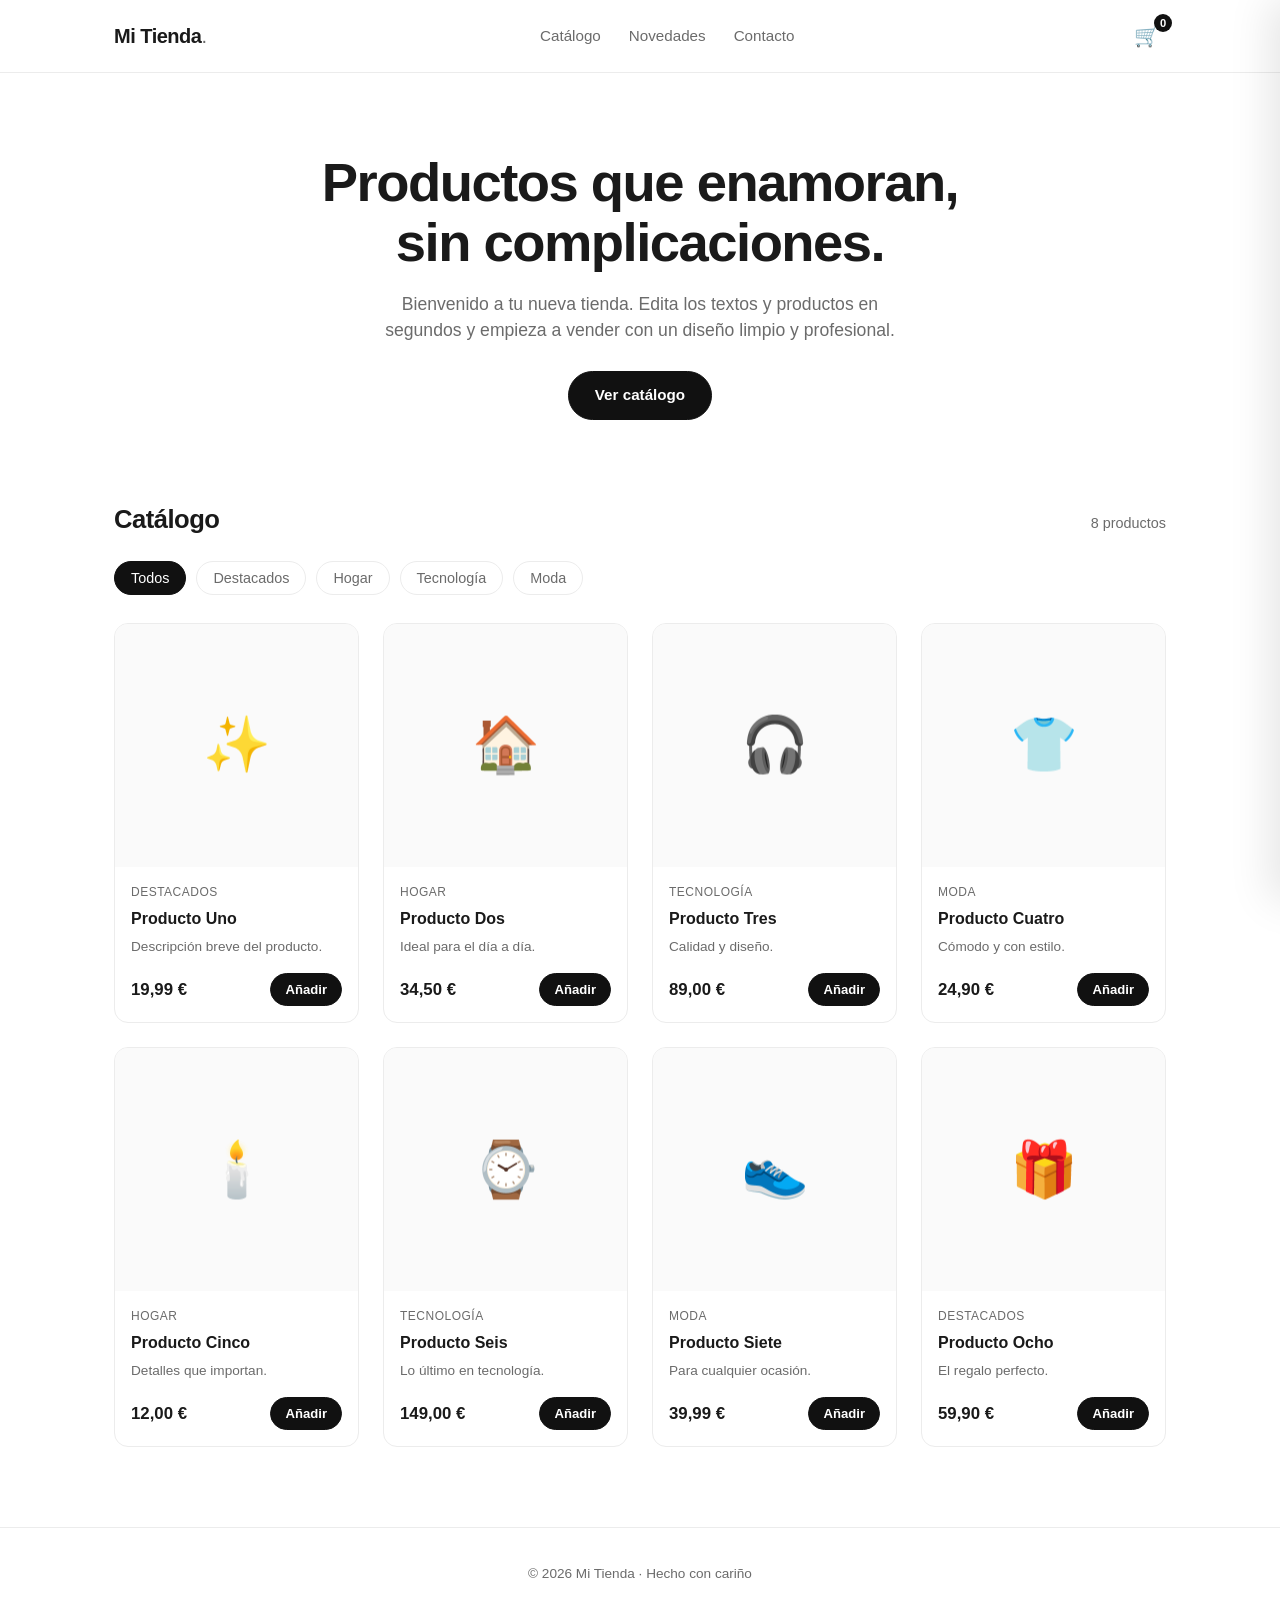
<file: tienda.html>
<!DOCTYPE html>
<html lang="es">
<head>
  <meta charset="UTF-8" />
  <meta name="viewport" content="width=device-width, initial-scale=1.0" />
  <title>Mi Tienda · Catálogo</title>
  <style>
    /* =========================================================
       PALETA Y AJUSTES — cambia estos valores para personalizar
       ========================================================= */
    :root {
      --bg: #ffffff;
      --surface: #fafafa;
      --text: #1a1a1a;
      --muted: #6b6b6b;
      --line: #ececec;
      --accent: #111111;     /* color de botones y acentos */
      --accent-text: #ffffff;
      --radius: 14px;
      --max: 1100px;
    }

    * { box-sizing: border-box; margin: 0; padding: 0; }
    html { scroll-behavior: smooth; }
    body {
      font-family: -apple-system, BlinkMacSystemFont, "Segoe UI", Roboto, Helvetica, Arial, sans-serif;
      background: var(--bg);
      color: var(--text);
      line-height: 1.5;
      -webkit-font-smoothing: antialiased;
    }
    a { color: inherit; text-decoration: none; }
    img { max-width: 100%; display: block; }

    /* ---------- Header ---------- */
    header {
      position: sticky; top: 0; z-index: 50;
      background: rgba(255,255,255,0.85);
      backdrop-filter: blur(10px);
      border-bottom: 1px solid var(--line);
    }
    .nav {
      max-width: var(--max); margin: 0 auto;
      display: flex; align-items: center; justify-content: space-between;
      padding: 18px 24px;
    }
    .brand { font-weight: 700; font-size: 1.25rem; letter-spacing: -0.5px; }
    .brand span { color: var(--muted); font-weight: 400; }
    .nav-links { display: flex; gap: 28px; }
    .nav-links a { color: var(--muted); font-size: 0.95rem; transition: color 0.2s; }
    .nav-links a:hover { color: var(--text); }
    .cart-btn {
      position: relative; cursor: pointer;
      background: none; border: none; font-size: 1.3rem; color: var(--text);
      padding: 6px;
    }
    .cart-count {
      position: absolute; top: -4px; right: -6px;
      background: var(--accent); color: var(--accent-text);
      font-size: 0.7rem; font-weight: 700;
      min-width: 18px; height: 18px; border-radius: 9px;
      display: flex; align-items: center; justify-content: center;
      padding: 0 5px;
    }
    @media (max-width: 640px) { .nav-links { display: none; } }

    /* ---------- Hero ---------- */
    .hero {
      max-width: var(--max); margin: 0 auto;
      padding: 80px 24px 60px; text-align: center;
    }
    .hero h1 {
      font-size: clamp(2rem, 5vw, 3.4rem);
      letter-spacing: -1.5px; line-height: 1.1; font-weight: 700;
    }
    .hero p {
      max-width: 520px; margin: 18px auto 0;
      color: var(--muted); font-size: 1.1rem;
    }
    .hero .btn { margin-top: 28px; }

    .btn {
      display: inline-block; cursor: pointer;
      background: var(--accent); color: var(--accent-text);
      border: 1px solid var(--accent);
      padding: 12px 26px; border-radius: 999px;
      font-size: 0.95rem; font-weight: 600;
      transition: opacity 0.2s, transform 0.15s;
    }
    .btn:hover { opacity: 0.85; transform: translateY(-1px); }
    .btn-outline { background: transparent; color: var(--text); border-color: var(--line); }

    /* ---------- Filters ---------- */
    .catalog { max-width: var(--max); margin: 0 auto; padding: 20px 24px 80px; }
    .section-head { display: flex; align-items: baseline; justify-content: space-between; margin-bottom: 22px; }
    .section-head h2 { font-size: 1.6rem; letter-spacing: -0.5px; }
    .filters { display: flex; flex-wrap: wrap; gap: 10px; margin-bottom: 28px; }
    .chip {
      cursor: pointer; border: 1px solid var(--line);
      background: var(--bg); color: var(--muted);
      padding: 8px 16px; border-radius: 999px; font-size: 0.9rem;
      transition: all 0.2s;
    }
    .chip:hover { border-color: var(--text); color: var(--text); }
    .chip.active { background: var(--accent); color: var(--accent-text); border-color: var(--accent); }

    /* ---------- Product grid ---------- */
    .grid {
      display: grid;
      grid-template-columns: repeat(auto-fill, minmax(230px, 1fr));
      gap: 24px;
    }
    .card {
      border: 1px solid var(--line); border-radius: var(--radius);
      overflow: hidden; background: var(--bg);
      transition: transform 0.2s, box-shadow 0.2s;
      display: flex; flex-direction: column;
    }
    .card:hover { transform: translateY(-4px); box-shadow: 0 14px 30px rgba(0,0,0,0.07); }
    .thumb {
      aspect-ratio: 1 / 1; background: var(--surface);
      display: flex; align-items: center; justify-content: center;
      font-size: 3.4rem; user-select: none;
    }
    .card-body { padding: 16px; display: flex; flex-direction: column; gap: 6px; flex: 1; }
    .card .cat { font-size: 0.75rem; text-transform: uppercase; letter-spacing: 0.5px; color: var(--muted); }
    .card h3 { font-size: 1rem; font-weight: 600; }
    .card .desc { font-size: 0.85rem; color: var(--muted); flex: 1; }
    .card-foot { display: flex; align-items: center; justify-content: space-between; margin-top: 10px; }
    .price { font-weight: 700; font-size: 1.05rem; }
    .add {
      cursor: pointer; border: 1px solid var(--accent); background: var(--accent);
      color: var(--accent-text); border-radius: 999px;
      padding: 8px 14px; font-size: 0.82rem; font-weight: 600;
      transition: opacity 0.2s;
    }
    .add:hover { opacity: 0.85; }

    .empty { text-align: center; color: var(--muted); padding: 60px 0; }

    /* ---------- Cart drawer ---------- */
    .overlay {
      position: fixed; inset: 0; background: rgba(0,0,0,0.4);
      opacity: 0; pointer-events: none; transition: opacity 0.3s; z-index: 60;
    }
    .overlay.open { opacity: 1; pointer-events: auto; }
    .drawer {
      position: fixed; top: 0; right: 0; height: 100%;
      width: 380px; max-width: 90vw; background: var(--bg);
      z-index: 70; transform: translateX(100%);
      transition: transform 0.3s cubic-bezier(.2,.8,.2,1);
      display: flex; flex-direction: column;
      box-shadow: -10px 0 40px rgba(0,0,0,0.1);
    }
    .drawer.open { transform: translateX(0); }
    .drawer-head {
      padding: 20px 22px; border-bottom: 1px solid var(--line);
      display: flex; align-items: center; justify-content: space-between;
    }
    .drawer-head h3 { font-size: 1.2rem; }
    .close { cursor: pointer; background: none; border: none; font-size: 1.4rem; color: var(--muted); }
    .cart-items { flex: 1; overflow-y: auto; padding: 12px 22px; }
    .cart-row {
      display: flex; gap: 12px; align-items: center;
      padding: 14px 0; border-bottom: 1px solid var(--line);
    }
    .cart-row .ic {
      width: 48px; height: 48px; border-radius: 10px; background: var(--surface);
      display: flex; align-items: center; justify-content: center; font-size: 1.5rem; flex-shrink: 0;
    }
    .cart-row .info { flex: 1; }
    .cart-row .info h4 { font-size: 0.92rem; font-weight: 600; }
    .cart-row .info .u { font-size: 0.8rem; color: var(--muted); }
    .qty { display: flex; align-items: center; gap: 8px; }
    .qty button {
      cursor: pointer; width: 26px; height: 26px; border-radius: 7px;
      border: 1px solid var(--line); background: var(--bg); color: var(--text);
      font-size: 1rem; line-height: 1;
    }
    .qty button:hover { border-color: var(--text); }
    .cart-empty { text-align: center; color: var(--muted); padding: 50px 0; }
    .drawer-foot { padding: 20px 22px; border-top: 1px solid var(--line); }
    .total-row { display: flex; justify-content: space-between; font-size: 1.1rem; font-weight: 700; margin-bottom: 16px; }
    .checkout { width: 100%; text-align: center; }

    footer {
      border-top: 1px solid var(--line);
      text-align: center; color: var(--muted);
      font-size: 0.85rem; padding: 36px 24px;
    }
  </style>
</head>
<body>
  <header>
    <nav class="nav">
      <div class="brand">Mi Tienda<span>.</span></div>
      <div class="nav-links">
        <a href="#catalogo">Catálogo</a>
        <a href="#">Novedades</a>
        <a href="#">Contacto</a>
      </div>
      <button class="cart-btn" id="cartBtn" aria-label="Carrito">
        🛒<span class="cart-count" id="cartCount">0</span>
      </button>
    </nav>
  </header>

  <section class="hero">
    <h1>Productos que enamoran,<br />sin complicaciones.</h1>
    <p>Bienvenido a tu nueva tienda. Edita los textos y productos en segundos
       y empieza a vender con un diseño limpio y profesional.</p>
    <a href="#catalogo" class="btn">Ver catálogo</a>
  </section>

  <main class="catalog" id="catalogo">
    <div class="section-head">
      <h2>Catálogo</h2>
      <span id="resultCount" style="color:var(--muted);font-size:0.9rem;"></span>
    </div>
    <div class="filters" id="filters"></div>
    <div class="grid" id="grid"></div>
    <div class="empty" id="empty" style="display:none;">No hay productos en esta categoría.</div>
  </main>

  <footer>
    © <span id="year"></span> Mi Tienda · Hecho con cariño
  </footer>

  <!-- Cart drawer -->
  <div class="overlay" id="overlay"></div>
  <aside class="drawer" id="drawer" aria-label="Carrito de compra">
    <div class="drawer-head">
      <h3>Tu carrito</h3>
      <button class="close" id="closeCart">✕</button>
    </div>
    <div class="cart-items" id="cartItems"></div>
    <div class="drawer-foot">
      <div class="total-row"><span>Total</span><span id="cartTotal">0,00 €</span></div>
      <button class="btn checkout" id="checkout">Finalizar compra</button>
    </div>
  </aside>

  <script>
    /* =========================================================
       PRODUCTOS — edita aquí. Cada producto:
       { id, nombre, categoria, precio, icono (emoji), desc }
       Cuando tengas imágenes reales, cambia el .thumb por <img>.
       ========================================================= */
    const PRODUCTOS = [
      { id: 1, nombre: 'Producto Uno',    categoria: 'Destacados', precio: 19.99, icono: '✨', desc: 'Descripción breve del producto.' },
      { id: 2, nombre: 'Producto Dos',    categoria: 'Hogar',      precio: 34.50, icono: '🏠', desc: 'Ideal para el día a día.' },
      { id: 3, nombre: 'Producto Tres',   categoria: 'Tecnología', precio: 89.00, icono: '🎧', desc: 'Calidad y diseño.' },
      { id: 4, nombre: 'Producto Cuatro', categoria: 'Moda',       precio: 24.90, icono: '👕', desc: 'Cómodo y con estilo.' },
      { id: 5, nombre: 'Producto Cinco',  categoria: 'Hogar',      precio: 12.00, icono: '🕯️', desc: 'Detalles que importan.' },
      { id: 6, nombre: 'Producto Seis',   categoria: 'Tecnología', precio: 149.00, icono: '⌚', desc: 'Lo último en tecnología.' },
      { id: 7, nombre: 'Producto Siete',  categoria: 'Moda',       precio: 39.99, icono: '👟', desc: 'Para cualquier ocasión.' },
      { id: 8, nombre: 'Producto Ocho',   categoria: 'Destacados', precio: 59.90, icono: '🎁', desc: 'El regalo perfecto.' }
    ];
    const MONEDA = '€'; // cambia por '$' u otra si lo necesitas

    /* ---------- Estado ---------- */
    let filtro = 'Todos';
    const carrito = {}; // { id: cantidad }

    const fmt = n => n.toLocaleString('es-ES', { minimumFractionDigits: 2, maximumFractionDigits: 2 }) + ' ' + MONEDA;

    /* ---------- Filtros ---------- */
    const filtersEl = document.getElementById('filters');
    function renderFiltros() {
      const cats = ['Todos', ...new Set(PRODUCTOS.map(p => p.categoria))];
      filtersEl.innerHTML = '';
      cats.forEach(c => {
        const b = document.createElement('button');
        b.className = 'chip' + (c === filtro ? ' active' : '');
        b.textContent = c;
        b.onclick = () => { filtro = c; renderFiltros(); renderGrid(); };
        filtersEl.appendChild(b);
      });
    }

    /* ---------- Catálogo ---------- */
    const grid = document.getElementById('grid');
    const empty = document.getElementById('empty');
    const resultCount = document.getElementById('resultCount');
    function renderGrid() {
      const list = filtro === 'Todos' ? PRODUCTOS : PRODUCTOS.filter(p => p.categoria === filtro);
      resultCount.textContent = list.length + (list.length === 1 ? ' producto' : ' productos');
      grid.innerHTML = '';
      empty.style.display = list.length ? 'none' : 'block';
      list.forEach(p => {
        const card = document.createElement('article');
        card.className = 'card';
        card.innerHTML = `
          <div class="thumb">${p.icono}</div>
          <div class="card-body">
            <span class="cat">${p.categoria}</span>
            <h3>${p.nombre}</h3>
            <p class="desc">${p.desc}</p>
            <div class="card-foot">
              <span class="price">${fmt(p.precio)}</span>
              <button class="add" data-id="${p.id}">Añadir</button>
            </div>
          </div>`;
        grid.appendChild(card);
      });
      grid.querySelectorAll('.add').forEach(b => b.onclick = () => addToCart(+b.dataset.id));
    }

    /* ---------- Carrito ---------- */
    const cartItems = document.getElementById('cartItems');
    const cartCount = document.getElementById('cartCount');
    const cartTotal = document.getElementById('cartTotal');

    function addToCart(id) {
      carrito[id] = (carrito[id] || 0) + 1;
      renderCart();
      openCart();
    }
    function changeQty(id, delta) {
      carrito[id] = (carrito[id] || 0) + delta;
      if (carrito[id] <= 0) delete carrito[id];
      renderCart();
    }
    function renderCart() {
      const ids = Object.keys(carrito);
      let total = 0, count = 0;
      cartItems.innerHTML = '';
      if (!ids.length) {
        cartItems.innerHTML = '<div class="cart-empty">Tu carrito está vacío 🛒</div>';
      }
      ids.forEach(id => {
        const p = PRODUCTOS.find(x => x.id === +id);
        const q = carrito[id];
        total += p.precio * q; count += q;
        const row = document.createElement('div');
        row.className = 'cart-row';
        row.innerHTML = `
          <div class="ic">${p.icono}</div>
          <div class="info">
            <h4>${p.nombre}</h4>
            <span class="u">${fmt(p.precio)}</span>
          </div>
          <div class="qty">
            <button data-id="${id}" data-d="-1">−</button>
            <span>${q}</span>
            <button data-id="${id}" data-d="1">+</button>
          </div>`;
        cartItems.appendChild(row);
      });
      cartItems.querySelectorAll('.qty button').forEach(b =>
        b.onclick = () => changeQty(+b.dataset.id, +b.dataset.d));
      cartCount.textContent = count;
      cartTotal.textContent = fmt(total);
    }

    /* ---------- Drawer ---------- */
    const overlay = document.getElementById('overlay');
    const drawer = document.getElementById('drawer');
    function openCart() { drawer.classList.add('open'); overlay.classList.add('open'); }
    function closeCart() { drawer.classList.remove('open'); overlay.classList.remove('open'); }
    document.getElementById('cartBtn').onclick = openCart;
    document.getElementById('closeCart').onclick = closeCart;
    overlay.onclick = closeCart;
    document.getElementById('checkout').onclick = () => {
      const count = Object.values(carrito).reduce((a, b) => a + b, 0);
      if (!count) { alert('Tu carrito está vacío.'); return; }
      alert('¡Gracias por tu compra! 🎉\nTotal: ' + cartTotal.textContent + '\n\n(Aquí conectarías tu pasarela de pago.)');
    };

    /* ---------- Init ---------- */
    document.getElementById('year').textContent = new Date().getFullYear();
    renderFiltros();
    renderGrid();
    renderCart();
  </script>
</body>
</html>
</file>
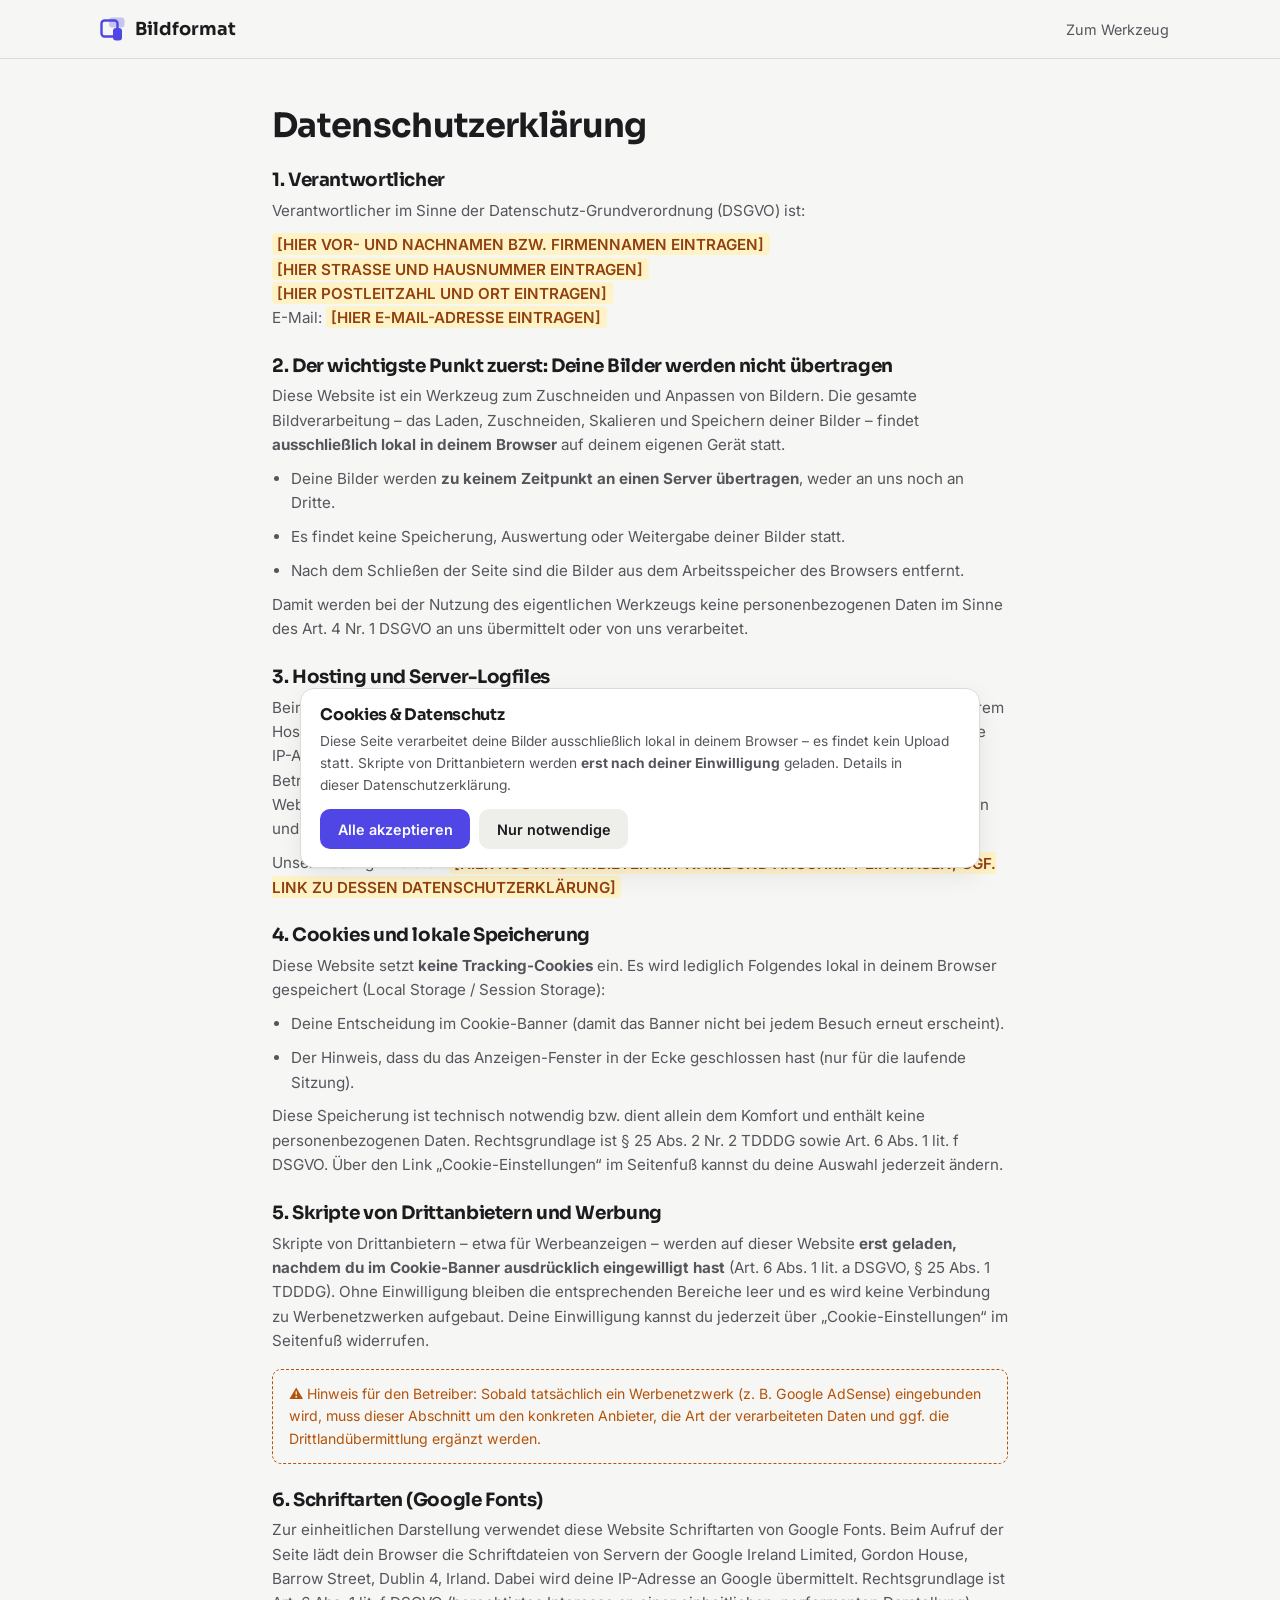
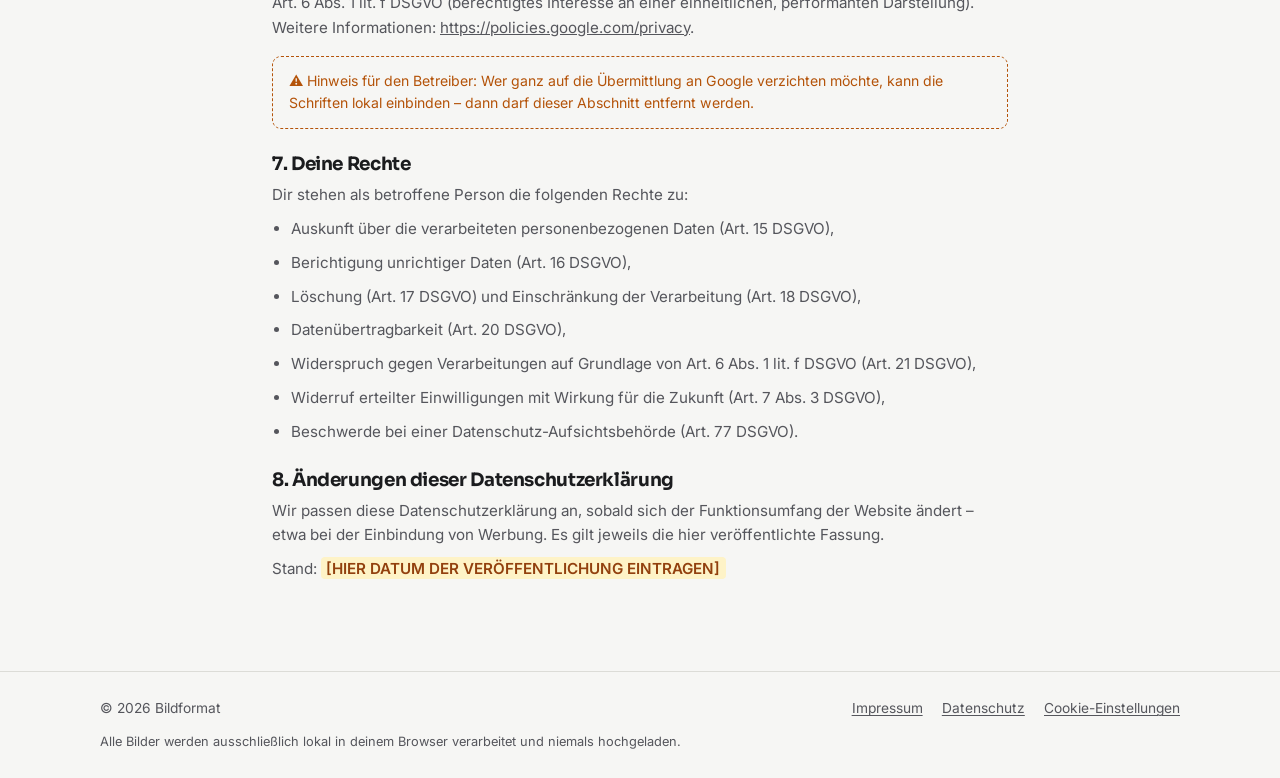
<file: bildformat/datenschutz.html>
<!DOCTYPE html>
<html lang="de">
<head>
  <meta charset="UTF-8">
  <meta name="viewport" content="width=device-width, initial-scale=1">
  <title>Datenschutzerklärung | Bildformat</title>
  <meta name="description" content="Datenschutzerklärung für Bildformat: Bilder werden ausschließlich lokal im Browser verarbeitet und niemals auf einen Server übertragen.">
  <meta name="robots" content="noindex, follow">
  <link rel="icon" type="image/svg+xml" href="assets/favicon.svg">
  <link rel="preconnect" href="https://fonts.googleapis.com">
  <link rel="preconnect" href="https://fonts.gstatic.com" crossorigin>
  <link rel="stylesheet" href="https://fonts.googleapis.com/css2?family=Inter:wght@400;600;700&family=Sora:wght@600;700&display=swap">
  <link rel="stylesheet" href="styles.css?v=20260818">
</head>
<body>
  <a class="skip-link" href="#main">Zum Inhalt springen</a>

  <header class="site-header">
    <div class="container">
      <a class="logo" href="index.html" aria-label="Bildformat – Startseite">
        <svg viewBox="0 0 26 26" fill="none" aria-hidden="true">
          <rect x="1.5" y="4.5" width="16" height="16" rx="3" stroke="var(--accent)" stroke-width="2.4"/>
          <rect x="9" y="1.5" width="15.5" height="10" rx="3" fill="var(--accent)" opacity=".28"/>
          <rect x="13" y="12" width="9" height="12.5" rx="3" fill="var(--accent)"/>
        </svg>
        Bildformat
      </a>
      <nav class="site-nav" aria-label="Hauptnavigation">
        <a href="index.html">Zum Werkzeug</a>
      </nav>
    </div>
  </header>

  <main id="main" class="container legal">
    <h1>Datenschutzerklärung</h1>

    <h2>1. Verantwortlicher</h2>
    <p>Verantwortlicher im Sinne der Datenschutz-Grundverordnung (DSGVO) ist:</p>
    <p>
      <span class="placeholder">[HIER VOR- UND NACHNAMEN BZW. FIRMENNAMEN EINTRAGEN]</span><br>
      <span class="placeholder">[HIER STRASSE UND HAUSNUMMER EINTRAGEN]</span><br>
      <span class="placeholder">[HIER POSTLEITZAHL UND ORT EINTRAGEN]</span><br>
      E-Mail: <span class="placeholder">[HIER E-MAIL-ADRESSE EINTRAGEN]</span>
    </p>

    <h2>2. Der wichtigste Punkt zuerst: Deine Bilder werden nicht übertragen</h2>
    <p>Diese Website ist ein Werkzeug zum Zuschneiden und Anpassen von Bildern. Die gesamte Bildverarbeitung – das Laden, Zuschneiden, Skalieren und Speichern deiner Bilder – findet <strong>ausschließlich lokal in deinem Browser</strong> auf deinem eigenen Gerät statt.</p>
    <ul>
      <li>Deine Bilder werden <strong>zu keinem Zeitpunkt an einen Server übertragen</strong>, weder an uns noch an Dritte.</li>
      <li>Es findet keine Speicherung, Auswertung oder Weitergabe deiner Bilder statt.</li>
      <li>Nach dem Schließen der Seite sind die Bilder aus dem Arbeitsspeicher des Browsers entfernt.</li>
    </ul>
    <p>Damit werden bei der Nutzung des eigentlichen Werkzeugs keine personenbezogenen Daten im Sinne des Art. 4 Nr. 1 DSGVO an uns übermittelt oder von uns verarbeitet.</p>

    <h2>3. Hosting und Server-Logfiles</h2>
    <p>Beim Aufruf dieser Website ruft dein Browser die Seitendateien (HTML, CSS, JavaScript) von unserem Hosting-Anbieter ab. Dabei verarbeitet der Hosting-Anbieter technisch bedingt unter anderem deine IP-Adresse, Datum und Uhrzeit des Zugriffs, die aufgerufene Datei sowie Browser- und Betriebssysteminformationen (Server-Logfiles). Diese Verarbeitung ist für die Bereitstellung der Website technisch erforderlich (Art. 6 Abs. 1 lit. f DSGVO – berechtigtes Interesse an einem sicheren und stabilen Betrieb).</p>
    <p>Unser Hosting-Anbieter: <span class="placeholder">[HIER HOSTING-ANBIETER MIT NAME UND ANSCHRIFT EINTRAGEN, GGF. LINK ZU DESSEN DATENSCHUTZERKLÄRUNG]</span></p>

    <h2>4. Cookies und lokale Speicherung</h2>
    <p>Diese Website setzt <strong>keine Tracking-Cookies</strong> ein. Es wird lediglich Folgendes lokal in deinem Browser gespeichert (Local Storage / Session Storage):</p>
    <ul>
      <li>Deine Entscheidung im Cookie-Banner (damit das Banner nicht bei jedem Besuch erneut erscheint).</li>
      <li>Der Hinweis, dass du das Anzeigen-Fenster in der Ecke geschlossen hast (nur für die laufende Sitzung).</li>
    </ul>
    <p>Diese Speicherung ist technisch notwendig bzw. dient allein dem Komfort und enthält keine personenbezogenen Daten. Rechtsgrundlage ist § 25 Abs. 2 Nr. 2 TDDDG sowie Art. 6 Abs. 1 lit. f DSGVO. Über den Link „Cookie-Einstellungen“ im Seitenfuß kannst du deine Auswahl jederzeit ändern.</p>

    <h2>5. Skripte von Drittanbietern und Werbung</h2>
    <p>Skripte von Drittanbietern – etwa für Werbeanzeigen – werden auf dieser Website <strong>erst geladen, nachdem du im Cookie-Banner ausdrücklich eingewilligt hast</strong> (Art. 6 Abs. 1 lit. a DSGVO, § 25 Abs. 1 TDDDG). Ohne Einwilligung bleiben die entsprechenden Bereiche leer und es wird keine Verbindung zu Werbenetzwerken aufgebaut. Deine Einwilligung kannst du jederzeit über „Cookie-Einstellungen“ im Seitenfuß widerrufen.</p>
    <div class="todo-box">⚠️ Hinweis für den Betreiber: Sobald tatsächlich ein Werbenetzwerk (z. B. Google AdSense) eingebunden wird, muss dieser Abschnitt um den konkreten Anbieter, die Art der verarbeiteten Daten und ggf. die Drittlandübermittlung ergänzt werden.</div>

    <h2>6. Schriftarten (Google Fonts)</h2>
    <p>Zur einheitlichen Darstellung verwendet diese Website Schriftarten von Google Fonts. Beim Aufruf der Seite lädt dein Browser die Schriftdateien von Servern der Google Ireland Limited, Gordon House, Barrow Street, Dublin 4, Irland. Dabei wird deine IP-Adresse an Google übermittelt. Rechtsgrundlage ist Art. 6 Abs. 1 lit. f DSGVO (berechtigtes Interesse an einer einheitlichen, performanten Darstellung). Weitere Informationen: <a href="https://policies.google.com/privacy" rel="noopener" target="_blank">https://policies.google.com/privacy</a>.</p>
    <div class="todo-box">⚠️ Hinweis für den Betreiber: Wer ganz auf die Übermittlung an Google verzichten möchte, kann die Schriften lokal einbinden – dann darf dieser Abschnitt entfernt werden.</div>

    <h2>7. Deine Rechte</h2>
    <p>Dir stehen als betroffene Person die folgenden Rechte zu:</p>
    <ul>
      <li>Auskunft über die verarbeiteten personenbezogenen Daten (Art. 15 DSGVO),</li>
      <li>Berichtigung unrichtiger Daten (Art. 16 DSGVO),</li>
      <li>Löschung (Art. 17 DSGVO) und Einschränkung der Verarbeitung (Art. 18 DSGVO),</li>
      <li>Datenübertragbarkeit (Art. 20 DSGVO),</li>
      <li>Widerspruch gegen Verarbeitungen auf Grundlage von Art. 6 Abs. 1 lit. f DSGVO (Art. 21 DSGVO),</li>
      <li>Widerruf erteilter Einwilligungen mit Wirkung für die Zukunft (Art. 7 Abs. 3 DSGVO),</li>
      <li>Beschwerde bei einer Datenschutz-Aufsichtsbehörde (Art. 77 DSGVO).</li>
    </ul>

    <h2>8. Änderungen dieser Datenschutzerklärung</h2>
    <p>Wir passen diese Datenschutzerklärung an, sobald sich der Funktionsumfang der Website ändert – etwa bei der Einbindung von Werbung. Es gilt jeweils die hier veröffentlichte Fassung.</p>
    <p>Stand: <span class="placeholder">[HIER DATUM DER VERÖFFENTLICHUNG EINTRAGEN]</span></p>
  </main>

  <footer class="site-footer">
    <div class="container">
      <span>© 2026 Bildformat</span>
      <nav class="footer-links" aria-label="Rechtliches">
        <a href="impressum.html">Impressum</a>
        <a href="datenschutz.html">Datenschutz</a>
        <button type="button" id="cookie-settings">Cookie-Einstellungen</button>
      </nav>
      <span class="footer-privacy">Alle Bilder werden ausschließlich lokal in deinem Browser verarbeitet und niemals hochgeladen.</span>
    </div>
  </footer>

  <div class="cookie-banner" id="cookie-banner" role="dialog" aria-modal="false" aria-labelledby="cookie-title">
    <div class="inner">
      <h2 id="cookie-title">Cookies &amp; Datenschutz</h2>
      <p>Diese Seite verarbeitet deine Bilder ausschließlich lokal in deinem Browser – es findet kein Upload statt. Skripte von Drittanbietern werden <strong>erst nach deiner Einwilligung</strong> geladen. Details in dieser Datenschutzerklärung.</p>
      <div class="cookie-actions">
        <button class="btn" id="consent-accept" type="button">Alle akzeptieren</button>
        <button class="btn btn-ghost" id="consent-essential" type="button">Nur notwendige</button>
      </div>
    </div>
  </div>

  <script defer src="lib/manifest.js?v=20260818"></script>
  <script defer src="main.js?v=20260818"></script>
</body>
</html>
</file>
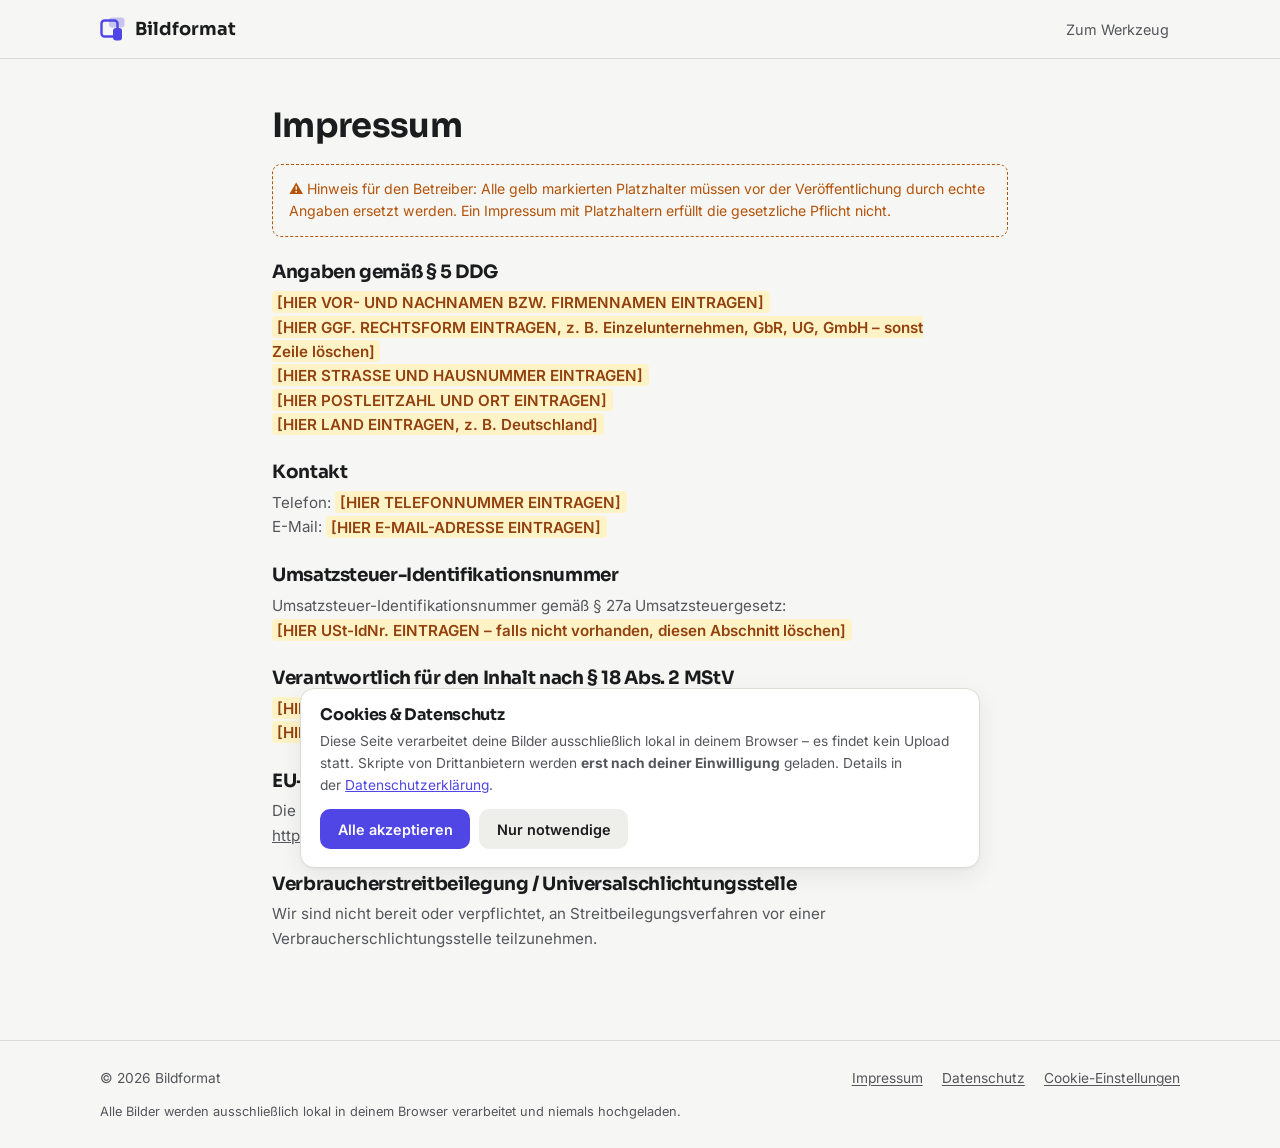
<file: bildformat/impressum.html>
<!DOCTYPE html>
<html lang="de">
<head>
  <meta charset="UTF-8">
  <meta name="viewport" content="width=device-width, initial-scale=1">
  <title>Impressum | Bildformat</title>
  <meta name="description" content="Impressum und Anbieterkennzeichnung gemäß § 5 DDG für Bildformat.">
  <meta name="robots" content="noindex, follow">
  <link rel="icon" type="image/svg+xml" href="assets/favicon.svg">
  <link rel="preconnect" href="https://fonts.googleapis.com">
  <link rel="preconnect" href="https://fonts.gstatic.com" crossorigin>
  <link rel="stylesheet" href="https://fonts.googleapis.com/css2?family=Inter:wght@400;600;700&family=Sora:wght@600;700&display=swap">
  <link rel="stylesheet" href="styles.css?v=20260818">
</head>
<body>
  <a class="skip-link" href="#main">Zum Inhalt springen</a>

  <header class="site-header">
    <div class="container">
      <a class="logo" href="index.html" aria-label="Bildformat – Startseite">
        <svg viewBox="0 0 26 26" fill="none" aria-hidden="true">
          <rect x="1.5" y="4.5" width="16" height="16" rx="3" stroke="var(--accent)" stroke-width="2.4"/>
          <rect x="9" y="1.5" width="15.5" height="10" rx="3" fill="var(--accent)" opacity=".28"/>
          <rect x="13" y="12" width="9" height="12.5" rx="3" fill="var(--accent)"/>
        </svg>
        Bildformat
      </a>
      <nav class="site-nav" aria-label="Hauptnavigation">
        <a href="index.html">Zum Werkzeug</a>
      </nav>
    </div>
  </header>

  <main id="main" class="container legal">
    <h1>Impressum</h1>

    <div class="todo-box">
      ⚠️ Hinweis für den Betreiber: Alle gelb markierten Platzhalter müssen vor
      der Veröffentlichung durch echte Angaben ersetzt werden. Ein Impressum mit
      Platzhaltern erfüllt die gesetzliche Pflicht nicht.
    </div>

    <h2>Angaben gemäß § 5 DDG</h2>
    <p>
      <span class="placeholder">[HIER VOR- UND NACHNAMEN BZW. FIRMENNAMEN EINTRAGEN]</span><br>
      <span class="placeholder">[HIER GGF. RECHTSFORM EINTRAGEN, z. B. Einzelunternehmen, GbR, UG, GmbH – sonst Zeile löschen]</span><br>
      <span class="placeholder">[HIER STRASSE UND HAUSNUMMER EINTRAGEN]</span><br>
      <span class="placeholder">[HIER POSTLEITZAHL UND ORT EINTRAGEN]</span><br>
      <span class="placeholder">[HIER LAND EINTRAGEN, z. B. Deutschland]</span>
    </p>

    <h2>Kontakt</h2>
    <p>
      Telefon: <span class="placeholder">[HIER TELEFONNUMMER EINTRAGEN]</span><br>
      E-Mail: <span class="placeholder">[HIER E-MAIL-ADRESSE EINTRAGEN]</span>
    </p>

    <h2>Umsatzsteuer-Identifikationsnummer</h2>
    <p>
      Umsatzsteuer-Identifikationsnummer gemäß § 27a Umsatzsteuergesetz:<br>
      <span class="placeholder">[HIER USt-IdNr. EINTRAGEN – falls nicht vorhanden, diesen Abschnitt löschen]</span>
    </p>

    <h2>Verantwortlich für den Inhalt nach § 18 Abs. 2 MStV</h2>
    <p>
      <span class="placeholder">[HIER VOR- UND NACHNAMEN EINTRAGEN]</span><br>
      <span class="placeholder">[HIER ANSCHRIFT EINTRAGEN – wie oben]</span>
    </p>

    <h2>EU-Streitschlichtung</h2>
    <p>Die Europäische Kommission stellt eine Plattform zur Online-Streitbeilegung (OS) bereit: <a href="https://ec.europa.eu/consumers/odr/" rel="noopener" target="_blank">https://ec.europa.eu/consumers/odr/</a>. Unsere E-Mail-Adresse findest du oben im Impressum.</p>

    <h2>Verbraucherstreitbeilegung / Universalschlichtungsstelle</h2>
    <p>Wir sind nicht bereit oder verpflichtet, an Streitbeilegungsverfahren vor einer Verbraucherschlichtungsstelle teilzunehmen.</p>
  </main>

  <footer class="site-footer">
    <div class="container">
      <span>© 2026 Bildformat</span>
      <nav class="footer-links" aria-label="Rechtliches">
        <a href="impressum.html">Impressum</a>
        <a href="datenschutz.html">Datenschutz</a>
        <button type="button" id="cookie-settings">Cookie-Einstellungen</button>
      </nav>
      <span class="footer-privacy">Alle Bilder werden ausschließlich lokal in deinem Browser verarbeitet und niemals hochgeladen.</span>
    </div>
  </footer>

  <div class="cookie-banner" id="cookie-banner" role="dialog" aria-modal="false" aria-labelledby="cookie-title">
    <div class="inner">
      <h2 id="cookie-title">Cookies &amp; Datenschutz</h2>
      <p>Diese Seite verarbeitet deine Bilder ausschließlich lokal in deinem Browser – es findet kein Upload statt. Skripte von Drittanbietern werden <strong>erst nach deiner Einwilligung</strong> geladen. Details in der <a href="datenschutz.html">Datenschutzerklärung</a>.</p>
      <div class="cookie-actions">
        <button class="btn" id="consent-accept" type="button">Alle akzeptieren</button>
        <button class="btn btn-ghost" id="consent-essential" type="button">Nur notwendige</button>
      </div>
    </div>
  </div>

  <script defer src="lib/manifest.js?v=20260818"></script>
  <script defer src="main.js?v=20260818"></script>
</body>
</html>
</file>
<file: bildformat/styles.css>
/* =============================================================
   Bildformat — styles.css
   1. Tokens
   ============================================================= */
:root {
  --bg: #f6f6f4;
  --surface: #ffffff;
  --surface-2: #eeeeeb;
  --ink: #1b1c1e;
  --ink-soft: #55565c;
  --line: #dcdcd7;
  --accent: #4f46e5;
  --accent-ink: #ffffff;
  --accent-soft: #eceafd;
  --ok: #15803d;
  --warn: #b45309;
  --error: #b91c1c;
  --stage: #232327;
  --radius: 14px;
  --radius-s: 9px;
  --gutter: clamp(1rem, 4vw, 2rem);
  --sans: "Inter", system-ui, -apple-system, "Segoe UI", Roboto, sans-serif;
  --display: "Sora", var(--sans);
  --shadow: 0 1px 2px rgba(20, 20, 30, .05), 0 8px 24px rgba(20, 20, 30, .07);
  --ease-out: cubic-bezier(0.16, 1, 0.3, 1);
}

@media (prefers-color-scheme: dark) {
  :root {
    --bg: #131316;
    --surface: #1d1d21;
    --surface-2: #26262b;
    --ink: #ececef;
    --ink-soft: #a6a6ad;
    --line: #33333a;
    --accent: #818cf8;
    --accent-ink: #14142a;
    --accent-soft: #2b2b46;
    --ok: #4ade80;
    --warn: #fbbf24;
    --error: #f87171;
    --stage: #0c0c0e;
    --shadow: 0 1px 2px rgba(0, 0, 0, .4), 0 8px 24px rgba(0, 0, 0, .35);
  }
}

/* =============================================================
   2. Reset & base
   ============================================================= */
*, *::before, *::after { box-sizing: border-box; margin: 0; }
html { -webkit-text-size-adjust: 100%; scroll-behavior: smooth; }
body {
  font-family: var(--sans);
  font-size: 16px;
  line-height: 1.6;
  color: var(--ink);
  background: var(--bg);
  -webkit-font-smoothing: antialiased;
  overflow-x: clip;
  overscroll-behavior-y: none;
}
img, svg, video, canvas { display: block; max-width: 100%; }
img { height: auto; }
button { font: inherit; color: inherit; cursor: pointer; border: 0; background: none; }
a { color: inherit; }
p { text-wrap: pretty; }
h1, h2, h3, h4 { text-wrap: balance; line-height: 1.12; letter-spacing: -0.02em; font-family: var(--display); }
::selection { background: var(--accent); color: var(--accent-ink); }
:focus-visible { outline: 2px solid var(--accent); outline-offset: 3px; border-radius: 4px; }

.skip-link {
  position: fixed; top: -100px; left: 1rem;
  padding: .6rem 1rem; background: var(--surface); color: var(--ink);
  z-index: 9999; border-radius: 8px; font-weight: 600; box-shadow: var(--shadow);
}
.skip-link:focus { top: 1rem; }

.container { width: min(1080px, 100% - 2 * var(--gutter)); margin-inline: auto; }
.sr-only {
  position: absolute; width: 1px; height: 1px; padding: 0; margin: -1px;
  overflow: hidden; clip: rect(0 0 0 0); white-space: nowrap; border: 0;
}

/* =============================================================
   3. Header
   ============================================================= */
.site-header {
  border-bottom: 1px solid var(--line);
  background: color-mix(in srgb, var(--bg) 86%, transparent);
  backdrop-filter: blur(8px);
  position: sticky; top: 0; z-index: 50;
}
.site-header .container {
  display: flex; align-items: center; justify-content: space-between;
  padding-block: .7rem; gap: 1rem;
}
.logo { display: flex; align-items: center; gap: .55rem; font-family: var(--display); font-weight: 700; font-size: 1.12rem; text-decoration: none; }
.logo svg { width: 26px; height: 26px; }
.site-nav { display: flex; gap: .25rem; }
.site-nav a {
  text-decoration: none; font-size: .9rem; color: var(--ink-soft);
  padding: .4rem .7rem; border-radius: 8px; transition: background .2s var(--ease-out), color .2s var(--ease-out);
}
.site-nav a:hover { background: var(--surface-2); color: var(--ink); }

/* =============================================================
   4. Hero / intro
   ============================================================= */
.hero { padding-block: clamp(1.6rem, 5vw, 3rem) 1.2rem; text-align: center; }
.hero h1 { font-size: clamp(1.65rem, 4.6vw, 2.6rem); font-weight: 700; }
.hero .sub { margin-top: .7rem; color: var(--ink-soft); font-size: clamp(.98rem, 2.4vw, 1.12rem); max-width: 46rem; margin-inline: auto; }
.privacy-badge {
  display: inline-flex; align-items: flex-start; gap: .5rem; text-align: left;
  margin-top: 1rem; padding: .45rem .9rem;
  background: var(--accent-soft); color: var(--ink);
  border: 1px solid color-mix(in srgb, var(--accent) 35%, transparent);
  border-radius: 999px; font-size: .88rem; font-weight: 600;
}
.privacy-badge svg { width: 15px; height: 15px; flex: none; }

/* =============================================================
   5. Tool card & states
   ============================================================= */
.tool-card {
  background: var(--surface); border: 1px solid var(--line);
  border-radius: var(--radius); box-shadow: var(--shadow);
  padding: clamp(.9rem, 2.5vw, 1.5rem);
  margin-top: 1.4rem;
}
.tool-card > [data-panel] { display: none; }
.tool-card[data-state="idle"]  > [data-panel="idle"],
.tool-card[data-state="edit"]  > [data-panel="edit"],
.tool-card[data-state="error"] > [data-panel="error"] { display: block; }

/* --- dropzone --- */
.dropzone {
  display: flex; flex-direction: column; align-items: center; justify-content: center;
  gap: .8rem; text-align: center; cursor: pointer;
  border: 2px dashed var(--line); border-radius: var(--radius-s);
  padding: clamp(2rem, 7vw, 3.6rem) 1rem;
  transition: border-color .2s var(--ease-out), background .2s var(--ease-out);
}
.dropzone:hover, .dropzone.is-over { border-color: var(--accent); background: var(--accent-soft); }
.dropzone svg { width: 44px; height: 44px; color: var(--accent); }
.dropzone strong { font-size: 1.08rem; }
.dropzone .hint { color: var(--ink-soft); font-size: .88rem; max-width: 30rem; }
.btn {
  display: inline-flex; align-items: center; justify-content: center; gap: .5rem;
  background: var(--accent); color: var(--accent-ink);
  font-weight: 600; padding: .72rem 1.4rem; border-radius: 10px;
  transition: transform .15s var(--ease-out), filter .15s var(--ease-out);
}
.btn:hover { filter: brightness(1.08); transform: translateY(-1px); }
.btn:disabled { opacity: .5; cursor: not-allowed; transform: none; }
.btn-ghost { background: var(--surface-2); color: var(--ink); }
.btn-big { font-size: 1.05rem; padding: .9rem 1.8rem; width: 100%; }

/* --- error panel --- */
.tool-error { text-align: center; padding: 2rem 1rem; }
.tool-error p { color: var(--error); font-weight: 600; margin-bottom: 1rem; }

/* --- editor layout --- */
.editor { display: grid; gap: 1.1rem; }
@media (min-width: 960px) {
  .editor { grid-template-columns: 300px 1fr; align-items: start; }
  .editor .fmt-picker { position: sticky; top: 70px; max-height: calc(100vh - 90px); overflow: auto; }
}

.file-meta {
  display: flex; align-items: center; justify-content: space-between; gap: .8rem;
  flex-wrap: wrap; margin-bottom: 1rem; font-size: .88rem; color: var(--ink-soft);
}
.file-meta strong { color: var(--ink); font-weight: 600; word-break: break-all; }
.link-reset { color: var(--accent); font-weight: 600; text-decoration: underline; background: none; font-size: .88rem; }

/* --- format picker --- */
.fmt-picker { border: 1px solid var(--line); border-radius: var(--radius-s); padding: .8rem; background: var(--surface); }
.fmt-picker h2 { font-size: .95rem; margin-bottom: .5rem; }
.fmt-picker .picker-hint { font-size: .8rem; color: var(--ink-soft); margin-bottom: .7rem; }
.fmt-group { margin-bottom: .75rem; }
.fmt-group h3 { font-size: .8rem; text-transform: uppercase; letter-spacing: .06em; color: var(--ink-soft); margin-bottom: .35rem; font-family: var(--sans); }
.fmt-list { display: flex; flex-wrap: wrap; gap: .38rem; }
.fmt-chip {
  display: inline-flex; align-items: center; gap: .42rem;
  border: 1.5px solid var(--line); border-radius: 999px;
  padding: .34rem .75rem; font-size: .84rem; background: var(--surface);
  transition: border-color .15s var(--ease-out), background .15s var(--ease-out), color .15s var(--ease-out);
}
.fmt-chip .dims { color: var(--ink-soft); font-size: .74rem; }
.fmt-chip .tick { width: 14px; height: 14px; border-radius: 50%; border: 1.5px solid var(--line); display: inline-flex; align-items: center; justify-content: center; flex: none; transition: inherit; }
.fmt-chip .tick svg { width: 9px; height: 9px; opacity: 0; }
.fmt-chip[aria-pressed="true"] { border-color: var(--accent); background: var(--accent-soft); }
.fmt-chip[aria-pressed="true"] .tick { background: var(--accent); border-color: var(--accent); }
.fmt-chip[aria-pressed="true"] .tick svg { opacity: 1; color: var(--accent-ink); }
.fmt-chip.is-active { box-shadow: 0 0 0 2px color-mix(in srgb, var(--accent) 55%, transparent); }
.selected-count { font-size: .8rem; color: var(--ink-soft); margin-top: .3rem; }

/* --- stage / preview --- */
.workbench { display: grid; gap: 1rem; min-width: 0; }
.active-format-bar {
  display: flex; align-items: baseline; justify-content: space-between; gap: .8rem; flex-wrap: wrap;
}
.active-format-bar h2 { font-size: 1.02rem; }
.active-format-bar .dims { color: var(--ink-soft); font-size: .86rem; }
.stage {
  background: var(--stage); border-radius: var(--radius-s);
  padding: clamp(.7rem, 2vw, 1.2rem);
  display: flex; align-items: center; justify-content: center;
  min-height: 260px;
}
.stage-frame { position: relative; touch-action: none; max-width: 100%; }
.stage-frame canvas {
  width: 100%; height: 100%; border-radius: 4px;
  box-shadow: 0 0 0 1px rgba(255,255,255,.22), 0 10px 30px rgba(0,0,0,.45);
  cursor: grab;
}
.stage-frame.is-dragging canvas { cursor: grabbing; }
.stage-frame .drag-hint {
  position: absolute; left: 50%; bottom: .55rem; transform: translateX(-50%);
  background: rgba(0,0,0,.55); color: #fff; font-size: .74rem;
  padding: .22rem .7rem; border-radius: 999px; pointer-events: none;
  white-space: nowrap; opacity: 1; transition: opacity .4s var(--ease-out);
}
.stage-frame .drag-hint.is-hidden { opacity: 0; }

/* --- controls --- */
.controls { display: grid; gap: .9rem; }
.control-row { display: flex; flex-wrap: wrap; gap: .6rem 1rem; align-items: center; }
.control-label { font-size: .82rem; font-weight: 600; color: var(--ink-soft); min-width: 88px; }
.segmented { display: inline-flex; background: var(--surface-2); border-radius: 10px; padding: 3px; gap: 2px; }
.segmented button {
  padding: .4rem .85rem; border-radius: 8px; font-size: .86rem; font-weight: 600;
  color: var(--ink-soft); transition: background .15s var(--ease-out), color .15s var(--ease-out);
}
.segmented button[aria-pressed="true"] { background: var(--surface); color: var(--ink); box-shadow: 0 1px 3px rgba(0,0,0,.12); }
.bg-options { display: flex; flex-wrap: wrap; gap: .45rem; align-items: center; }
.bg-chip {
  display: inline-flex; align-items: center; gap: .4rem;
  border: 1.5px solid var(--line); border-radius: 999px; padding: .3rem .7rem;
  font-size: .82rem; transition: border-color .15s var(--ease-out), background .15s var(--ease-out);
}
.bg-chip[aria-pressed="true"] { border-color: var(--accent); background: var(--accent-soft); }
.bg-chip .swatch { width: 14px; height: 14px; border-radius: 50%; border: 1px solid var(--line); flex: none; }
.bg-chip input[type="color"] { width: 22px; height: 22px; padding: 0; border: 0; background: none; cursor: pointer; }
input[type="range"] { accent-color: var(--accent); flex: 1; min-width: 130px; max-width: 300px; }
.range-val { font-variant-numeric: tabular-nums; font-size: .84rem; color: var(--ink-soft); min-width: 3.4em; }
select {
  font: inherit; padding: .42rem .6rem; border-radius: 8px;
  border: 1px solid var(--line); background: var(--surface); color: var(--ink);
}
.size-estimate { font-size: .86rem; color: var(--ink-soft); }
.size-estimate strong { color: var(--ink); font-variant-numeric: tabular-nums; }
.note-inline { font-size: .78rem; color: var(--warn); }

/* --- export --- */
.export-bar { display: grid; gap: .5rem; }
.progress { height: 8px; background: var(--surface-2); border-radius: 99px; overflow: hidden; display: none; }
.progress.is-on { display: block; }
.progress i { display: block; height: 100%; width: 0%; background: var(--accent); border-radius: 99px; transition: width .2s var(--ease-out); }

/* --- results --- */
.results { display: none; margin-top: 1.2rem; }
.results.is-on { display: block; }
.results h2 { font-size: 1.05rem; margin-bottom: .35rem; }
.results .compare { font-size: .88rem; color: var(--ink-soft); margin-bottom: .8rem; }
.results-grid { display: grid; gap: .7rem; grid-template-columns: repeat(auto-fill, minmax(230px, 1fr)); }
.result-card {
  border: 1px solid var(--line); border-radius: var(--radius-s);
  background: var(--surface); padding: .7rem; display: grid; gap: .55rem;
}
.result-card .thumbwrap { background: var(--stage); border-radius: 6px; display: flex; align-items: center; justify-content: center; padding: .5rem; min-height: 110px; }
.result-card img { max-height: 130px; width: auto; max-width: 100%; border-radius: 3px; box-shadow: 0 2px 10px rgba(0,0,0,.35); }
.result-card .r-name { font-size: .86rem; font-weight: 600; line-height: 1.3; }
.result-card .r-meta { font-size: .78rem; color: var(--ink-soft); font-variant-numeric: tabular-nums; }
.result-card a.btn { padding: .5rem .8rem; font-size: .85rem; }

/* =============================================================
   6. Ad slots (placeholders only — ANZEIGE)
   ============================================================= */
.ad-slot {
  position: relative; display: flex; align-items: center; justify-content: center;
  border: 1.5px dashed var(--line); border-radius: var(--radius-s);
  background: color-mix(in srgb, var(--surface) 55%, transparent);
  color: var(--ink-soft); font-size: .8rem;
}
.ad-slot::before {
  content: "ANZEIGE";
  position: absolute; top: -0.62em; left: 12px;
  background: var(--bg); padding-inline: .45em;
  font-size: .64rem; letter-spacing: .14em; color: var(--ink-soft);
}
.ad-slot--leaderboard { min-height: 100px; margin-block: 1.6rem; }
.ad-slot--incontent { min-height: 250px; max-width: 340px; margin: 2rem auto; }

.ad-toast {
  position: fixed; right: 14px; bottom: 14px; z-index: 60;
  width: min(300px, calc(100vw - 28px));
  background: var(--surface); border: 1px solid var(--line); border-radius: var(--radius-s);
  box-shadow: var(--shadow); padding: .7rem;
  transform: translateY(16px); opacity: 0; pointer-events: none;
  transition: transform .35s var(--ease-out), opacity .35s var(--ease-out);
}
.ad-toast.is-on { transform: none; opacity: 1; pointer-events: auto; }
.ad-toast .ad-toast-head { display: flex; justify-content: space-between; align-items: center; margin-bottom: .45rem; }
.ad-toast .ad-toast-head span { font-size: .64rem; letter-spacing: .14em; color: var(--ink-soft); }
.ad-toast .close-toast { padding: .15rem .45rem; border-radius: 6px; font-size: 1rem; line-height: 1; color: var(--ink-soft); }
.ad-toast .close-toast:hover { background: var(--surface-2); }
.ad-toast .ad-slot-inner {
  border: 1.5px dashed var(--line); border-radius: 6px; min-height: 90px;
  display: flex; align-items: center; justify-content: center;
  color: var(--ink-soft); font-size: .78rem;
}

/* Interruptor global de publicidad: los huecos solo se muestran si
   lib/manifest.js declara adsEnabled: true (main.js añade .ads-on). */
html:not(.ads-on) .ad-slot,
html:not(.ads-on) .ad-toast { display: none !important; }

/* =============================================================
   7. Content sections
   ============================================================= */
.section { padding-block: clamp(1.8rem, 5vw, 3rem); }
.section h2 { font-size: clamp(1.3rem, 3.2vw, 1.7rem); margin-bottom: .5rem; }
.section .lead { color: var(--ink-soft); max-width: 46rem; margin-bottom: 1.4rem; }

.steps { display: grid; gap: .9rem; counter-reset: step; }
@media (min-width: 720px) { .steps { grid-template-columns: repeat(3, 1fr); } }
.step {
  background: var(--surface); border: 1px solid var(--line); border-radius: var(--radius);
  padding: 1.1rem; counter-increment: step;
}
.step::before {
  content: counter(step);
  display: inline-flex; align-items: center; justify-content: center;
  width: 30px; height: 30px; border-radius: 50%;
  background: var(--accent); color: var(--accent-ink);
  font-weight: 700; font-size: .92rem; margin-bottom: .6rem;
}
.step h3 { font-size: 1rem; margin-bottom: .3rem; }
.step p { font-size: .9rem; color: var(--ink-soft); }

/* size reference table */
.table-wrap { overflow-x: auto; border: 1px solid var(--line); border-radius: var(--radius-s); background: var(--surface); }
.size-table { width: 100%; border-collapse: collapse; font-size: .9rem; min-width: 560px; }
.size-table th, .size-table td { text-align: left; padding: .55rem .85rem; border-bottom: 1px solid var(--line); }
.size-table thead th { font-size: .76rem; text-transform: uppercase; letter-spacing: .07em; color: var(--ink-soft); background: var(--surface-2); }
.size-table tbody tr:last-child td { border-bottom: 0; }
.size-table .pf { font-weight: 700; }
.size-table td.px { font-variant-numeric: tabular-nums; white-space: nowrap; }
.size-table td.note { color: var(--ink-soft); font-size: .82rem; }

/* use cases */
.usecases { display: grid; gap: .9rem; }
@media (min-width: 720px) { .usecases { grid-template-columns: repeat(2, 1fr); } }
.usecase { background: var(--surface); border: 1px solid var(--line); border-radius: var(--radius); padding: 1.1rem; }
.usecase h3 { font-size: 1rem; margin-bottom: .35rem; display: flex; align-items: center; gap: .5rem; }
.usecase h3 svg { width: 18px; height: 18px; color: var(--accent); flex: none; }
.usecase p { font-size: .9rem; color: var(--ink-soft); }

/* FAQ */
.faq details {
  background: var(--surface); border: 1px solid var(--line); border-radius: var(--radius-s);
  padding: .85rem 1rem; margin-bottom: .55rem;
}
.faq summary { font-weight: 600; cursor: pointer; list-style: none; display: flex; justify-content: space-between; gap: .8rem; align-items: center; }
.faq summary::-webkit-details-marker { display: none; }
.faq summary::after { content: "+"; font-size: 1.2rem; color: var(--accent); font-weight: 400; flex: none; }
.faq details[open] summary::after { content: "–"; }
.faq details p { margin-top: .55rem; color: var(--ink-soft); font-size: .93rem; }

/* SEO text */
.seo-text { max-width: 50rem; }
.seo-text p { margin-bottom: .9rem; color: var(--ink-soft); }
.seo-text strong { color: var(--ink); }

/* =============================================================
   8. Footer
   ============================================================= */
.site-footer { border-top: 1px solid var(--line); padding-block: 1.6rem; margin-top: 2rem; font-size: .86rem; color: var(--ink-soft); }
.site-footer .container { display: flex; flex-wrap: wrap; gap: .8rem 1.6rem; justify-content: space-between; align-items: center; }
.footer-links { display: flex; flex-wrap: wrap; gap: .3rem 1.2rem; }
.footer-links a, .footer-links button { color: var(--ink-soft); text-decoration: underline; text-underline-offset: 2px; font-size: .86rem; padding: 0; }
.footer-links a:hover, .footer-links button:hover { color: var(--ink); }
.footer-privacy { width: 100%; font-size: .8rem; }

/* =============================================================
   9. Cookie banner (blocking consent)
   ============================================================= */
.cookie-banner {
  position: fixed; inset-inline: 0; bottom: 0; z-index: 100;
  padding: var(--gutter); display: none;
}
.cookie-banner.is-on { display: block; }
.cookie-banner .inner {
  width: min(680px, 100%); margin-inline: auto;
  background: var(--surface); border: 1px solid var(--line); border-radius: var(--radius);
  box-shadow: var(--shadow); padding: 1.1rem 1.2rem;
}
.cookie-banner h2 { font-size: 1rem; margin-bottom: .35rem; }
.cookie-banner p { font-size: .86rem; color: var(--ink-soft); margin-bottom: .8rem; }
.cookie-banner .cookie-actions { display: flex; flex-wrap: wrap; gap: .55rem; }
.cookie-banner .cookie-actions .btn { padding: .55rem 1.1rem; font-size: .9rem; }
.cookie-banner a { color: var(--accent); }

/* =============================================================
   10. Legal pages
   ============================================================= */
.legal { max-width: 46rem; padding-block: clamp(1.6rem, 5vw, 3rem); }
.legal h1 { font-size: clamp(1.5rem, 4vw, 2.1rem); margin-bottom: 1.2rem; }
.legal h2 { font-size: 1.15rem; margin: 1.6rem 0 .5rem; }
.legal p, .legal li { color: var(--ink-soft); margin-bottom: .6rem; font-size: .95rem; }
.legal ul { padding-left: 1.2rem; }
.legal .placeholder {
  background: #fef3c7; color: #92400e; padding: .1em .35em; border-radius: 4px;
  font-weight: 600; font-style: normal;
}
@media (prefers-color-scheme: dark) {
  .legal .placeholder { background: #45350b; color: #fcd34d; }
}
.legal .todo-box {
  border: 1.5px dashed var(--warn); border-radius: var(--radius-s);
  padding: .8rem 1rem; margin-block: 1rem; font-size: .88rem; color: var(--warn);
}

/* =============================================================
   11. No-JS fallback
   ============================================================= */
.nojs-note { padding: 1.4rem; text-align: center; color: var(--ink-soft); }

/* =============================================================
   12. Reduced motion (intrusive effects only)
   ============================================================= */
@media (prefers-reduced-motion: reduce) {
  html { scroll-behavior: auto; }
  .ad-toast { transition: opacity .2s linear; transform: none; }
}
</file>
